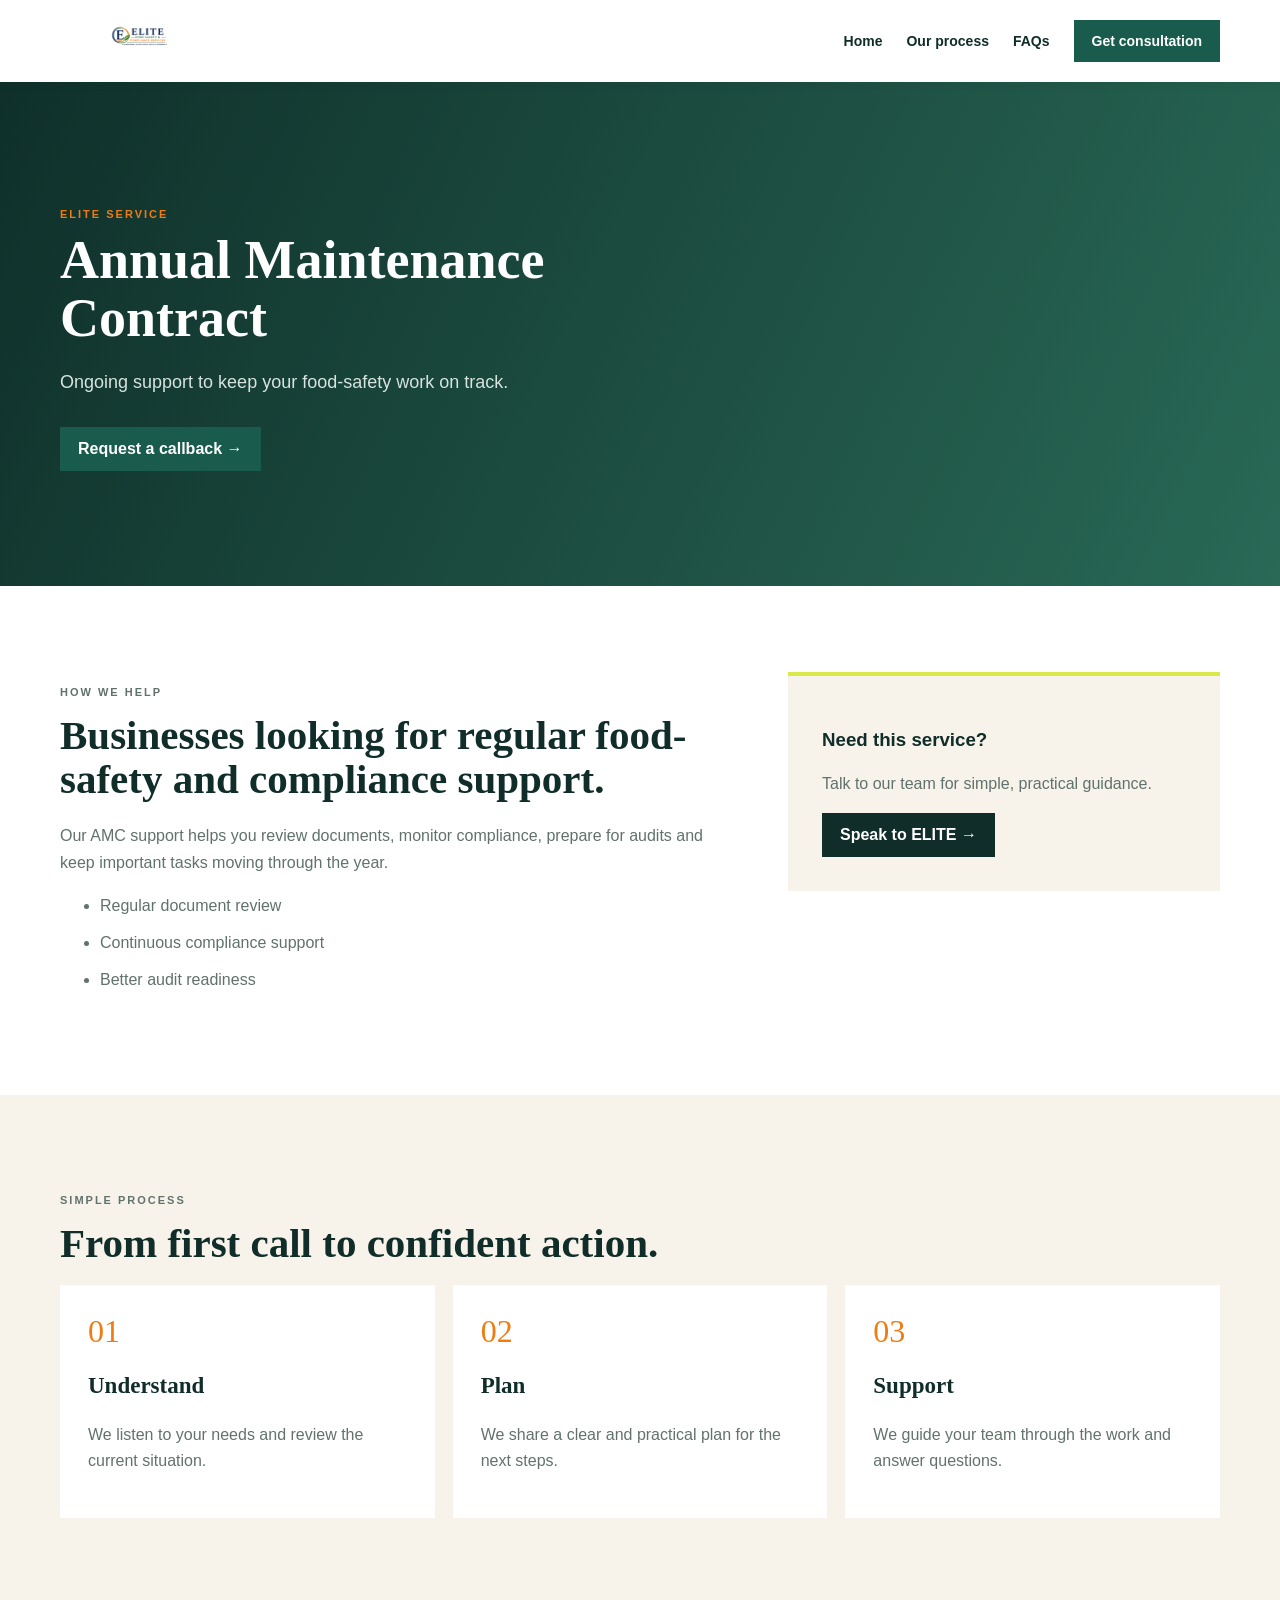
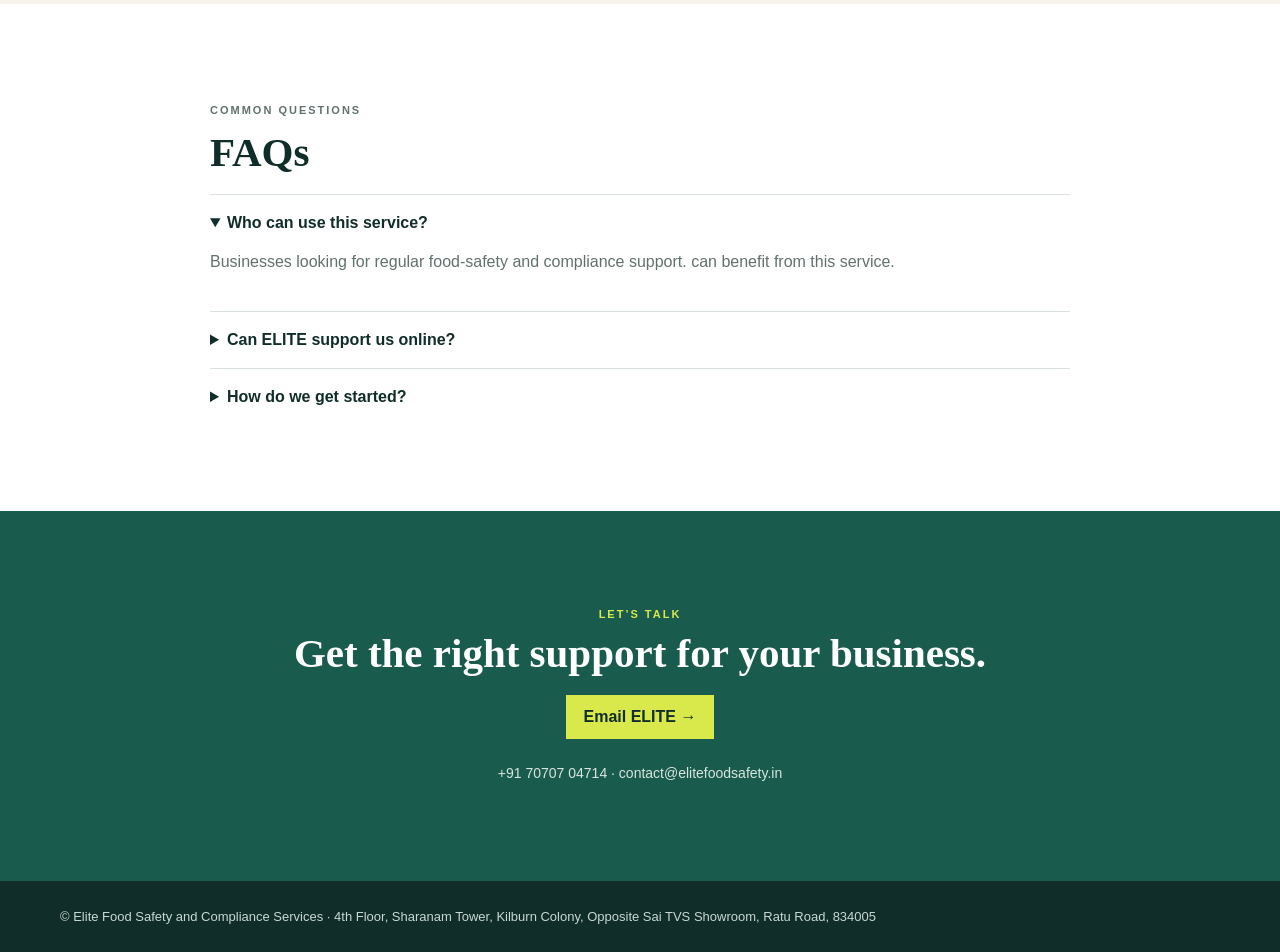
<file: amc/index.html>
<!doctype html><html lang="en"><head><meta charset="utf-8"><meta name="viewport" content="width=device-width,initial-scale=1"><title>ELITE Services</title><link rel="stylesheet" href="service.css"></head><body><header><a href="/" class="logo"><img src="assets/elite-logo-new.png" alt="ELITE"></a><nav><a href="/">Home</a><a href="#process">Our process</a><a href="#faq">FAQs</a><a class="cta" href="#enquire">Get consultation</a></nav></header><main><section class="hero"><div><p class="eyebrow">ELITE SERVICE</p><h1 id="title">Training</h1><p id="intro"></p><a class="button" href="#enquire">Request a callback →</a></div></section><section class="content"><div><p class="eyebrow">How we help</p><h2 id="whoTitle">Clear support for your team.</h2><p id="overview"></p><ul id="benefits"></ul></div><aside><h3>Need this service?</h3><p>Talk to our team for simple, practical guidance.</p><a class="button dark" href="#enquire">Speak to ELITE →</a></aside></section><section class="process" id="process"><p class="eyebrow">Simple process</p><h2>From first call to confident action.</h2><div><article><b>01</b><h3>Understand</h3><p>We listen to your needs and review the current situation.</p></article><article><b>02</b><h3>Plan</h3><p>We share a clear and practical plan for the next steps.</p></article><article><b>03</b><h3>Support</h3><p>We guide your team through the work and answer questions.</p></article></div></section><section class="faq" id="faq"><p class="eyebrow">Common questions</p><h2>FAQs</h2><details open><summary>Who can use this service?</summary><p id="faqOne"></p></details><details><summary>Can ELITE support us online?</summary><p>Yes. Depending on the work, we can provide online guidance as well as on-site support.</p></details><details><summary>How do we get started?</summary><p>Send an enquiry and our team will contact you to understand your requirement.</p></details></section><section class="enquire" id="enquire"><p class="eyebrow">Let’s talk</p><h2>Get the right support for your business.</h2><a class="button" href="mailto:contact@elitefoodsafety.in?subject=ELITE%20Service%20Enquiry">Email ELITE →</a><p>+91 70707 04714 · contact@elitefoodsafety.in</p></section></main><footer>© Elite Food Safety and Compliance Services · 4th Floor, Sharanam Tower, Kilburn Colony, Opposite Sai TVS Showroom, Ratu Road, 834005</footer><script src="service.js"></script></body></html>
</file>
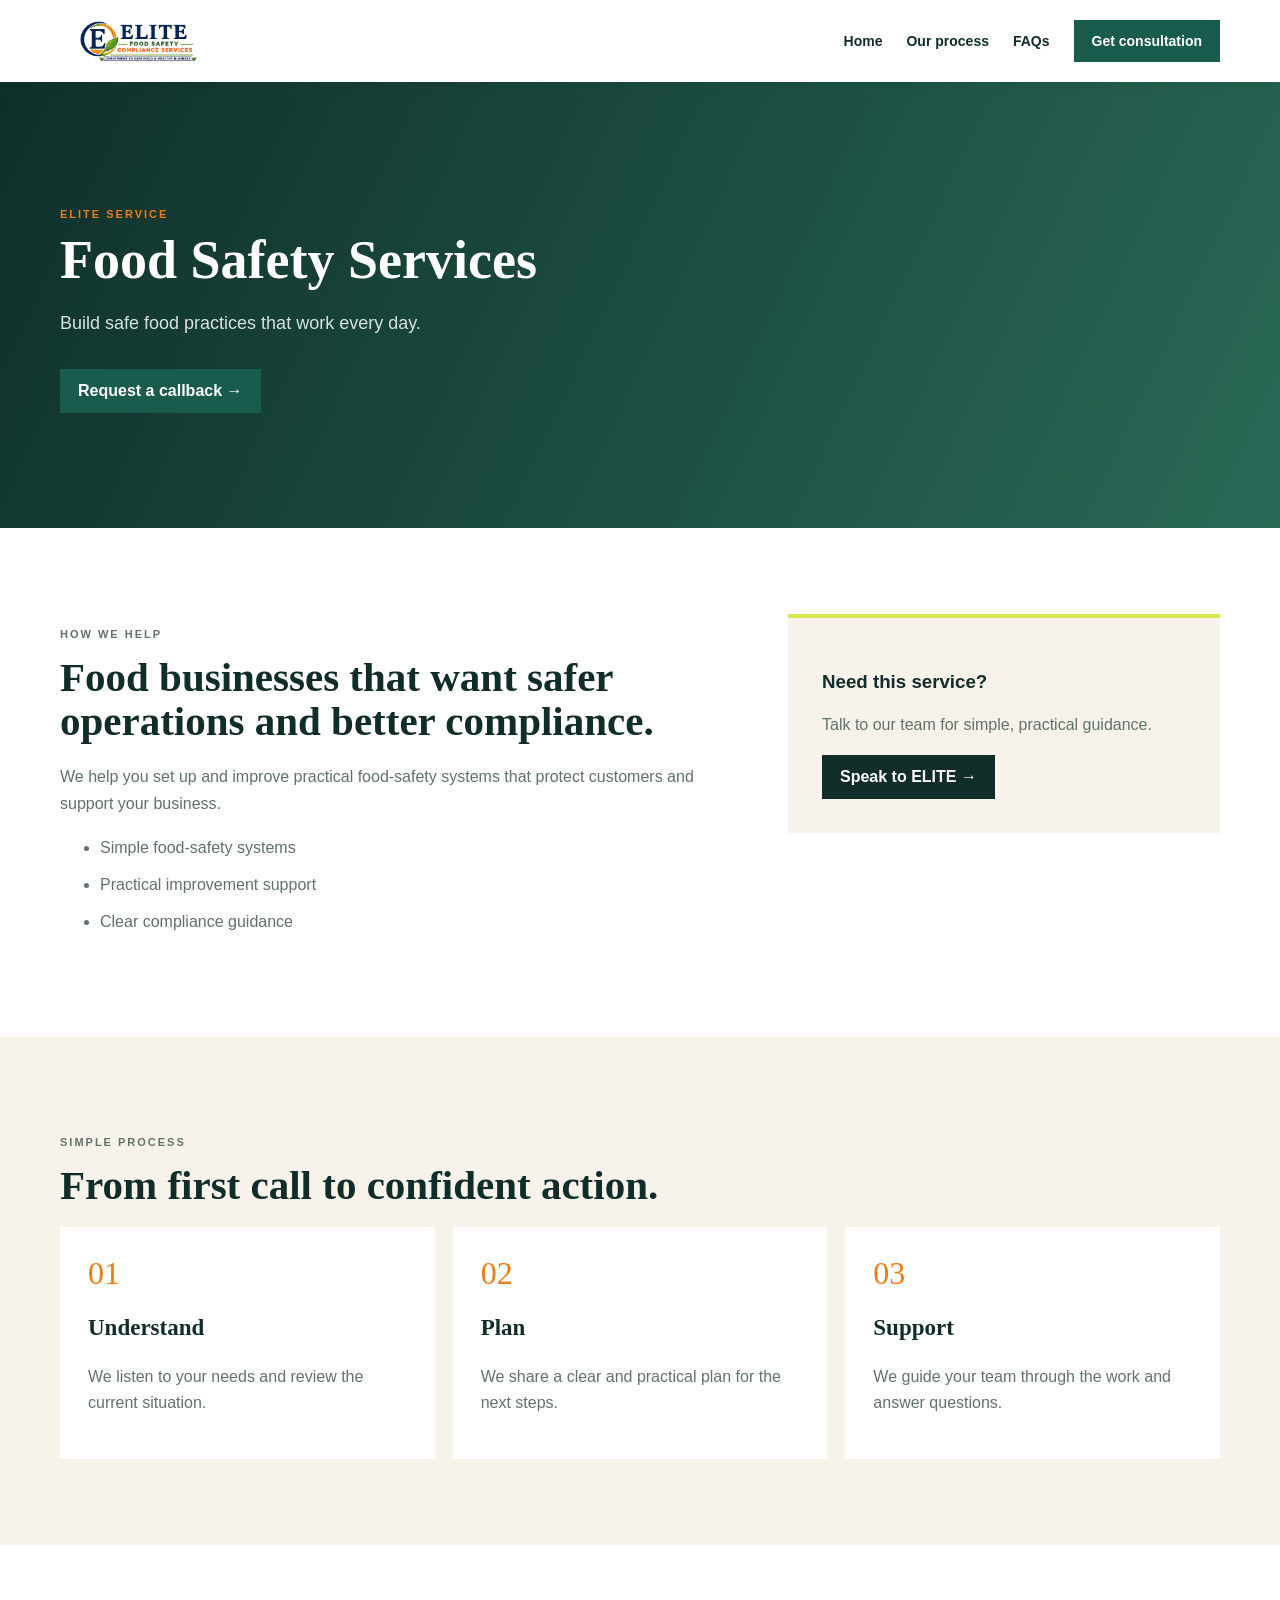
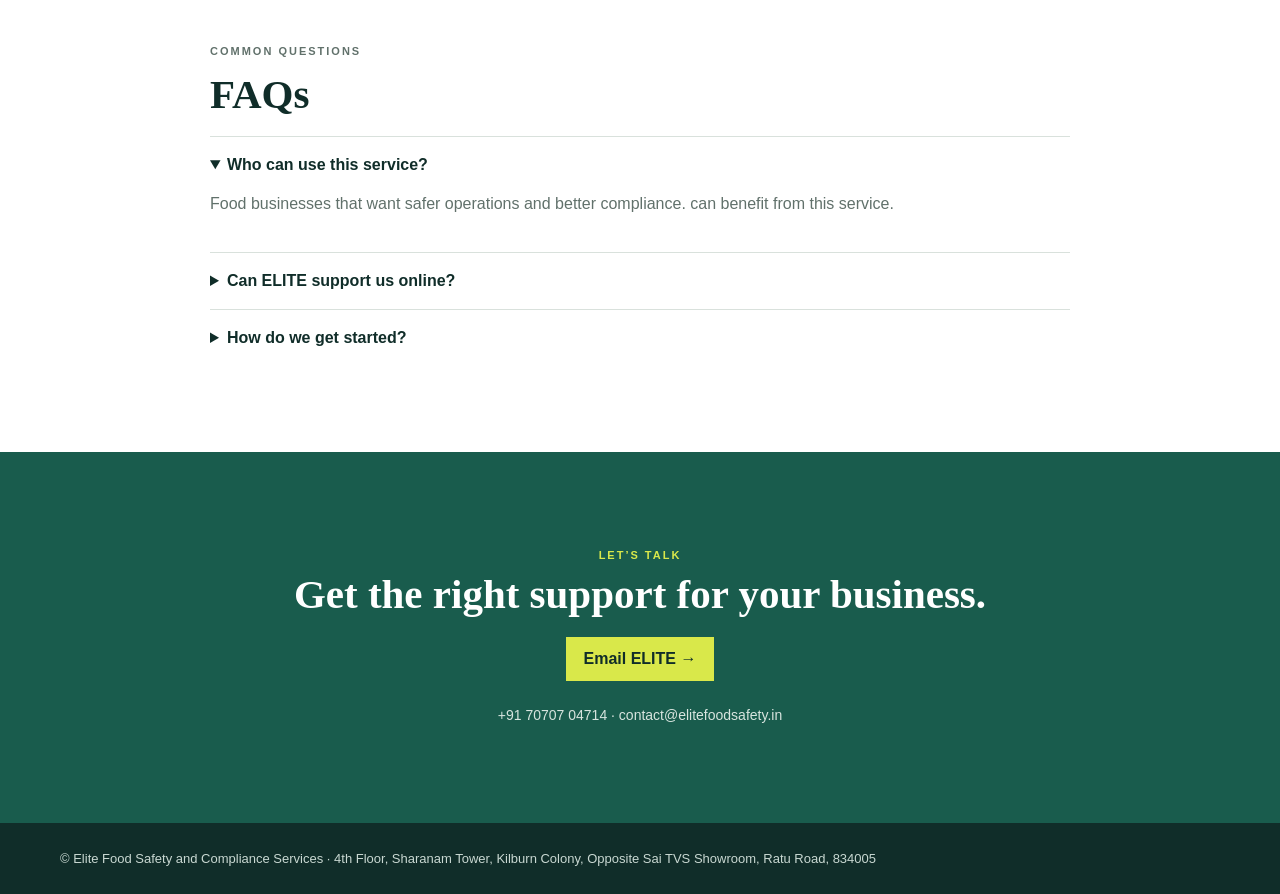
<file: service.html>
<!doctype html>
<html lang="en">

<head>
    <meta charset="utf-8">
    <meta name="viewport" content="width=device-width,initial-scale=1">
    <title>ELITE Services</title>
    <link rel="stylesheet" href="service.css">
</head>

<body>
    <header><a href="../" class="logo"><img src="assets/elite-logo-new.png" alt="ELITE"></a>
        <nav><a href="../">Home</a><a href="#process">Our process</a><a href="#faq">FAQs</a><a class="cta"
                href="#enquire">Get consultation</a></nav>
    </header>
    <main>
        <section class="hero">
            <div>
                <p class="eyebrow">ELITE SERVICE</p>
                <h1 id="title">Training</h1>
                <p id="intro"></p><a class="button" href="#enquire">Request a callback →</a>
            </div>
        </section>
        <section class="content">
            <div>
                <p class="eyebrow">How we help</p>
                <h2 id="whoTitle">Clear support for your team.</h2>
                <p id="overview"></p>
                <ul id="benefits"></ul>
            </div>
            <aside>
                <h3>Need this service?</h3>
                <p>Talk to our team for simple, practical guidance.</p><a class="button dark" href="#enquire">Speak to
                    ELITE →</a>
            </aside>
        </section>
        <section class="process" id="process">
            <p class="eyebrow">Simple process</p>
            <h2>From first call to confident action.</h2>
            <div>
                <article><b>01</b>
                    <h3>Understand</h3>
                    <p>We listen to your needs and review the current situation.</p>
                </article>
                <article><b>02</b>
                    <h3>Plan</h3>
                    <p>We share a clear and practical plan for the next steps.</p>
                </article>
                <article><b>03</b>
                    <h3>Support</h3>
                    <p>We guide your team through the work and answer questions.</p>
                </article>
            </div>
        </section>
        <section class="faq" id="faq">
            <p class="eyebrow">Common questions</p>
            <h2>FAQs</h2>
            <details open>
                <summary>Who can use this service?</summary>
                <p id="faqOne"></p>
            </details>
            <details>
                <summary>Can ELITE support us online?</summary>
                <p>Yes. Depending on the work, we can provide online guidance as well as on-site support.</p>
            </details>
            <details>
                <summary>How do we get started?</summary>
                <p>Send an enquiry and our team will contact you to understand your requirement.</p>
            </details>
        </section>
        <section class="enquire" id="enquire">
            <p class="eyebrow">Let’s talk</p>
            <h2>Get the right support for your business.</h2><a class="button"
                href="mailto:contact@elitefoodsafety.in?subject=ELITE%20Service%20Enquiry">Email ELITE →</a>
            <p>+91 70707 04714 · contact@elitefoodsafety.in</p>
        </section>
    </main>
    <footer>© Elite Food Safety and Compliance Services · 4th Floor, Sharanam Tower, Kilburn Colony, Opposite Sai TVS Showroom, Ratu
        Road, 834005</footer>
    <script src="service.js"></script>
</body>

</html>
</file>
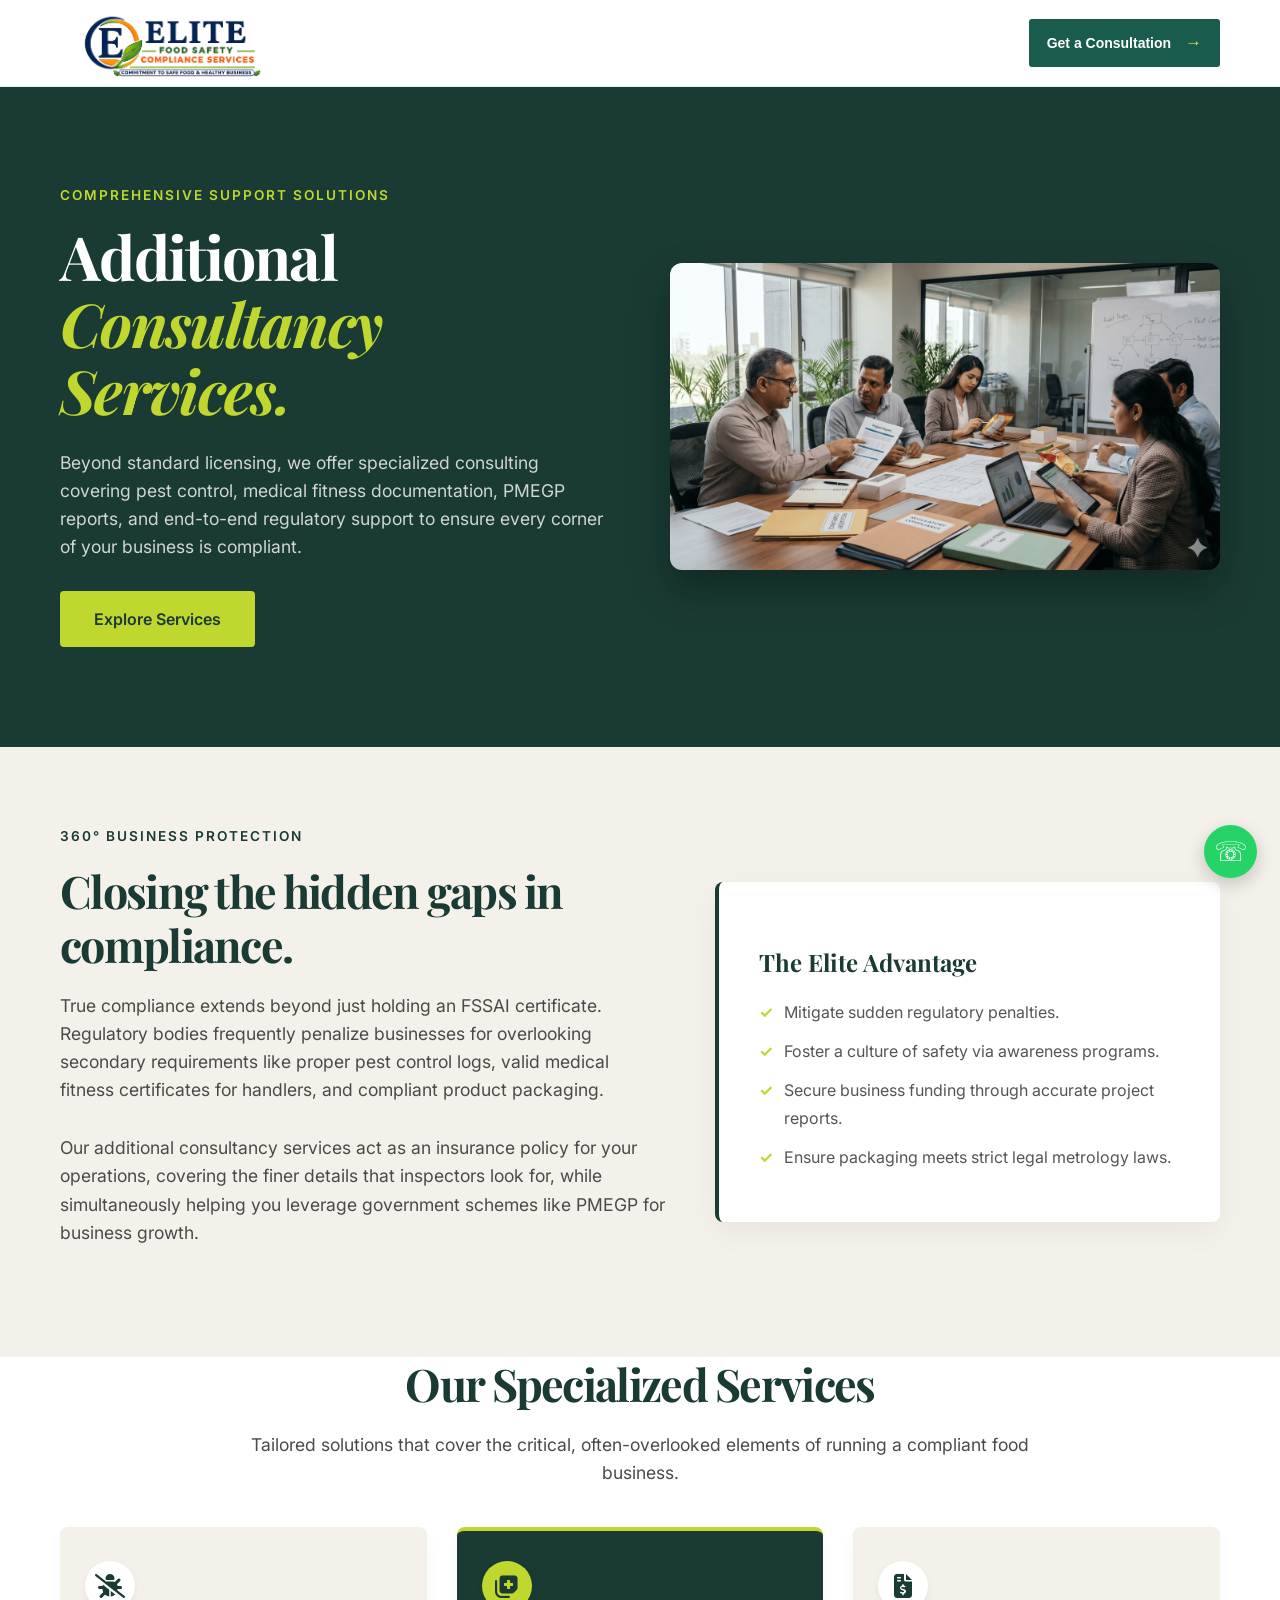
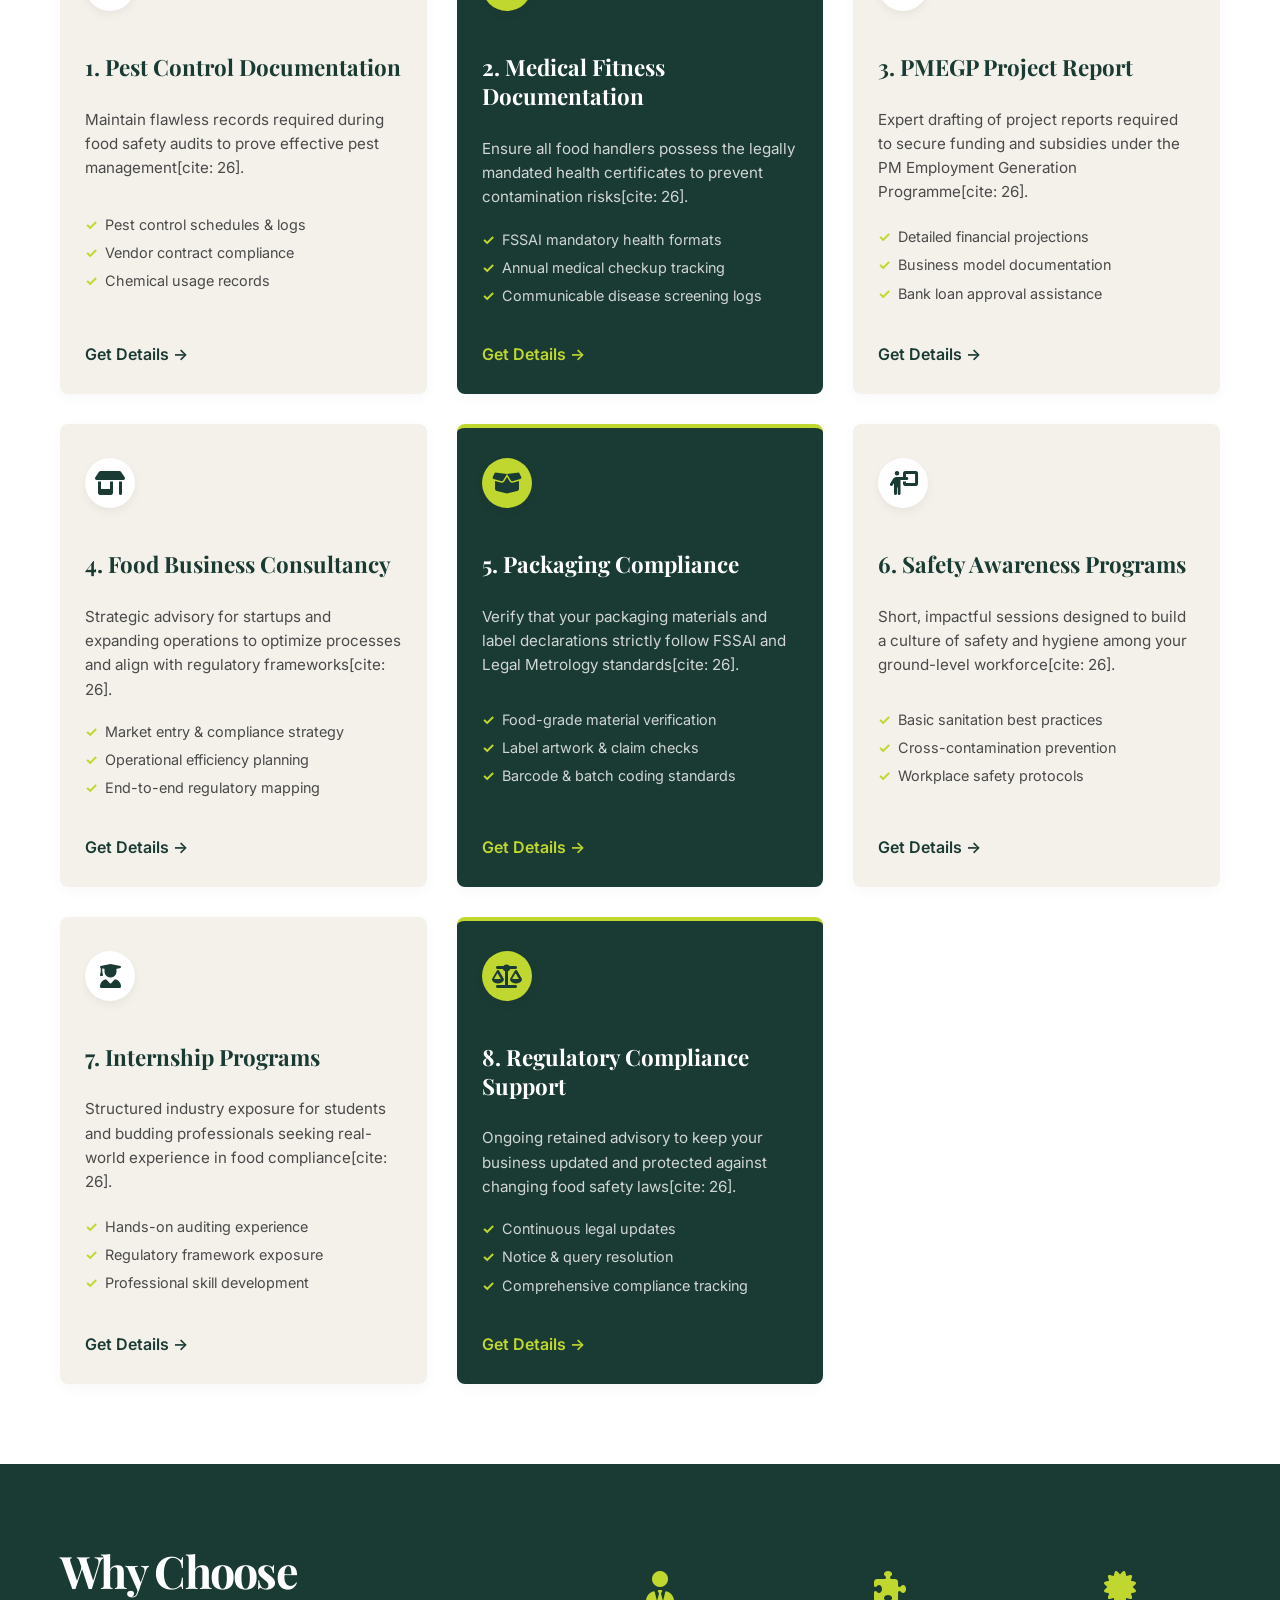
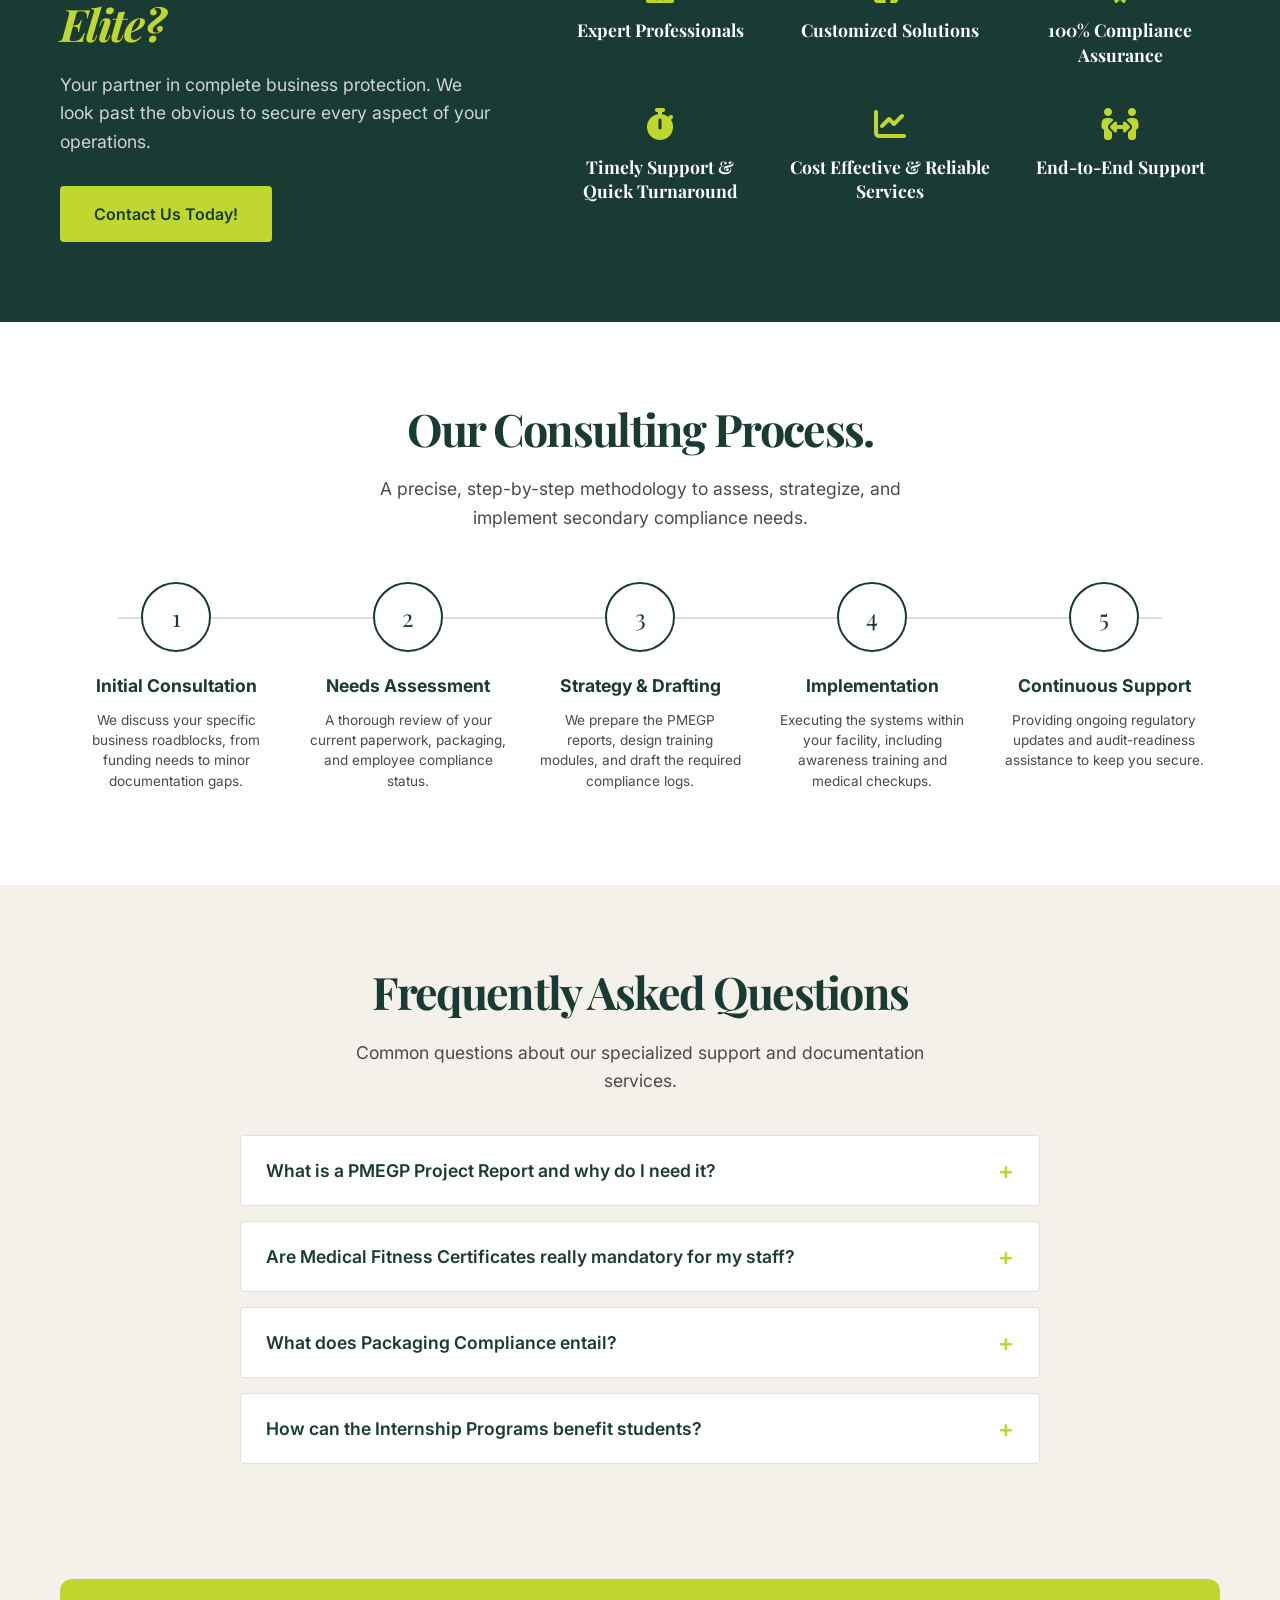
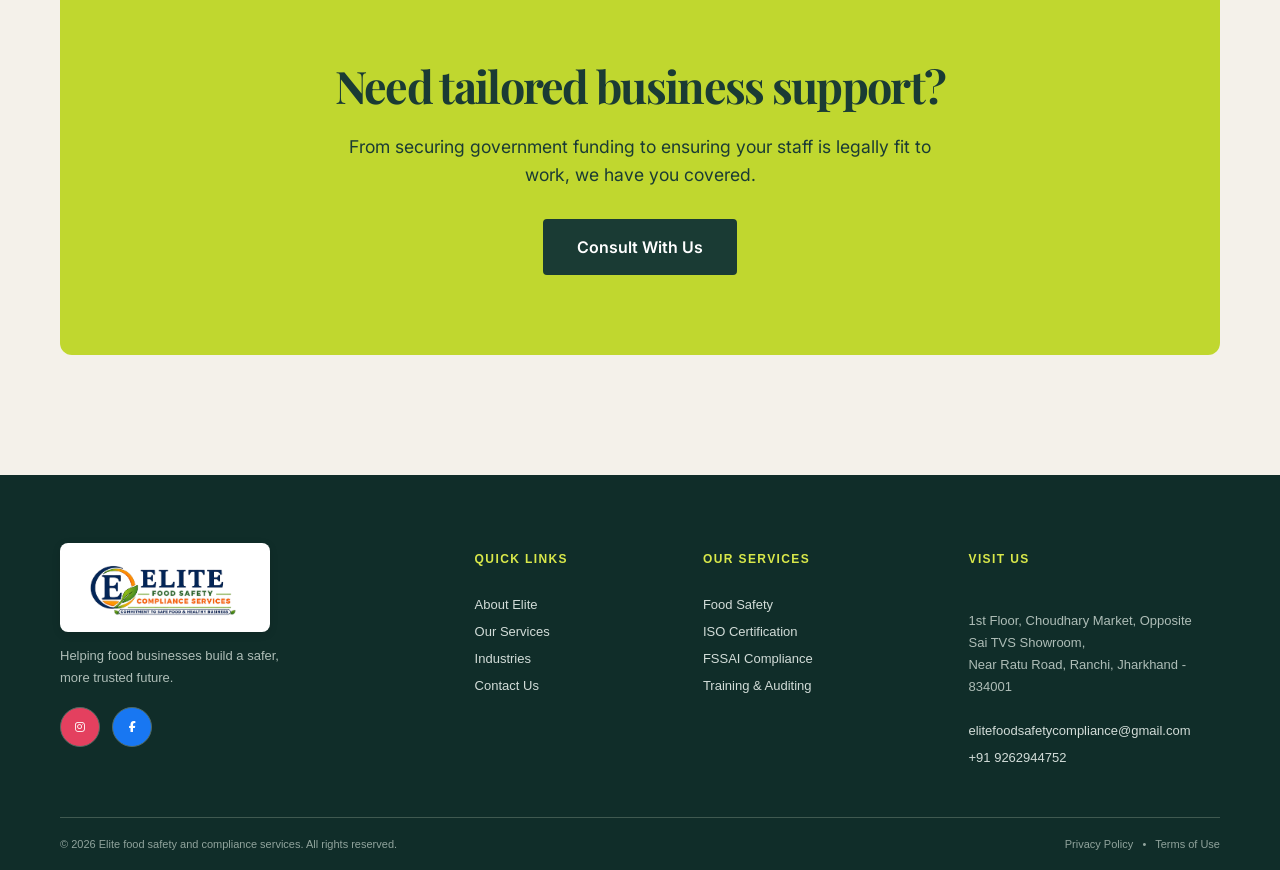
<file: services/additional-services.html>
<!DOCTYPE html>
<html lang="en">

<head>
    <meta charset="UTF-8">
    <meta name="viewport" content="width=device-width, initial-scale=1.0">
    <title>Additional Consultancy Services | Elite Food Safety</title>

    <!-- Existing global stylesheet -->
    <link rel="stylesheet" href="../style.css">

    <!-- Fonts -->
    <link rel="preconnect" href="https://fonts.googleapis.com">
    <link rel="preconnect" href="https://fonts.gstatic.com" crossorigin>
    <link rel="stylesheet" href="https://cdnjs.cloudflare.com/ajax/libs/font-awesome/6.7.2/css/all.min.css">
    <link
        href="https://fonts.googleapis.com/css2?family=Playfair+Display:ital,wght@0,600;0,700;1,600&family=Inter:wght@300;400;500;600&display=swap"
        rel="stylesheet">

    <!-- ISOLATED PAGE STYLES -->
    <style>
        :root {
            --efs-dark: #1A3B34;
            --efs-lime: #C0D72F;
            --efs-cream: #F4F1EA;
            --efs-white: #FFFFFF;
            --efs-text: #4A4A4A;
        }

        .efs-section {
            display: block !important;
            width: 100% !important;
            clear: both !important;
            float: none !important;
            flex: none !important;
            position: relative;
            box-sizing: border-box;
            padding: 80px 0;
        }

        .efs-container {
            max-width: 1200px !important;
            margin: 0 auto !important;
            padding: 0 20px !important;
            display: block !important;
            width: 100% !important;
            box-sizing: border-box;
            clear: both !important;
        }

        /* Reusable Typography & Buttons */
        .efs-eyebrow {
            display: inline-block;
            color: var(--efs-lime);
            text-transform: uppercase;
            letter-spacing: 2px;
            font-size: 0.85rem;
            font-weight: 600;
            margin-bottom: 20px;
            font-family: 'Inter', sans-serif;
        }

        .efs-heading {
            font-family: 'Playfair Display', serif;
            color: var(--efs-dark);
            font-size: 2.8rem;
            line-height: 1.2;
            margin-bottom: 20px;
        }

        .efs-paragraph {
            font-family: 'Inter', sans-serif;
            color: var(--efs-text);
            font-size: 1.1rem;
            line-height: 1.6;
            margin-bottom: 30px;
        }

        .efs-btn {
            display: inline-block;
            padding: 16px 32px;
            font-family: 'Inter', sans-serif;
            font-weight: 600;
            text-decoration: none;
            border-radius: 4px;
            transition: all 0.3s ease;
            cursor: pointer;
            text-align: center;
        }

        .efs-btn-primary {
            background-color: var(--efs-lime);
            color: var(--efs-dark);
            border: 2px solid var(--efs-lime);
        }

        .efs-btn-primary:hover {
            background-color: transparent;
        }

        .efs-btn-dark {
            background-color: var(--efs-dark);
            color: var(--efs-white);
            border: 2px solid var(--efs-dark);
        }

        .efs-btn-dark:hover {
            background-color: transparent;
            color: var(--efs-dark);
        }

        .efs-btn-outline {
            background-color: transparent;
            color: var(--efs-white);
            border: 2px solid var(--efs-white);
        }

        .efs-btn-outline:hover {
            background-color: var(--efs-white);
            color: var(--efs-dark);
        }

        /* Custom Header Override */
        .efs-header {
            background: var(--efs-white);
            padding: 15px 0;
            box-shadow: 0 2px 10px rgba(0, 0, 0, 0.05);
            position: relative;
            z-index: 100;
        }

        .efs-header-inner {
            display: flex !important;
            justify-content: space-between !important;
            align-items: center !important;
            flex-direction: row !important;
        }

        .efs-nav {
            display: flex !important;
            gap: 30px !important;
            align-items: center !important;
        }

        .efs-nav a {
            text-decoration: none;
            color: var(--efs-dark);
            font-weight: 500;
            font-family: 'Inter', sans-serif;
            transition: color 0.3s;
        }

        .efs-nav a:hover,
        .efs-nav a.active {
            color: var(--efs-lime);
        }

        /* Hero Section */
        .efs-hero {
            background-color: var(--efs-dark);
            color: var(--efs-white);
            padding: 100px 0;
        }

        .efs-hero-grid {
            display: grid !important;
            grid-template-columns: 1fr 1fr !important;
            gap: 60px !important;
            align-items: center !important;
        }

        .efs-hero h1 {
            font-size: 3.8rem;
            font-family: 'Playfair Display', serif;
            color: var(--efs-white);
            line-height: 1.1;
            margin-bottom: 25px;
        }

        .efs-hero .italic-highlight {
            font-style: italic;
            color: var(--efs-lime);
        }

        .efs-hero-img-wrap {
            position: relative;
            border-radius: 12px;
            overflow: hidden;
            box-shadow: 0 20px 40px rgba(0, 0, 0, 0.3);
            display: block !important;
            width: 100% !important;
        }

        .efs-hero-img-wrap img {
            width: 100% !important;
            height: auto !important;
            display: block !important;
            object-fit: cover;
        }

        /* Introduction */
        .efs-intro {
            background-color: var(--efs-cream);
        }

        .efs-intro-grid {
            display: grid !important;
            grid-template-columns: 1.2fr 1fr !important;
            gap: 50px !important;
            align-items: center !important;
        }

        .efs-intro-box {
            background: var(--efs-white);
            padding: 40px;
            border-radius: 8px;
            border-left: 4px solid var(--efs-dark);
            box-shadow: 0 10px 30px rgba(0, 0, 0, 0.05);
        }

        /* Services Grid (3 Columns for 8 items) */
        .efs-services {
            background-color: #ffffff;
            padding-top: 0;
        }

        .efs-services-grid {
            display: grid !important;
            grid-template-columns: repeat(3, 1fr) !important;
            gap: 30px !important;
            margin-top: 40px;
        }

        /* Centering the 8th card on desktop to look elegant */
        .efs-services-grid > div:nth-child(8) {
            grid-column: 2 !important;
        }

        .efs-card {
            background: var(--efs-cream);
            padding: 30px 25px;
            border-radius: 8px;
            box-shadow: 0 4px 15px rgba(0, 0, 0, 0.03);
            transition: all 0.3s ease;
            display: flex !important;
            flex-direction: column !important;
            border-top: 4px solid transparent;
            height: 100%;
        }

        .efs-card:hover {
            transform: translateY(-5px);
            box-shadow: 0 15px 30px rgba(0, 0, 0, 0.08);
            border-top: 4px solid var(--efs-lime);
            background: var(--efs-white);
        }

        .efs-card-dark {
            background: var(--efs-dark) !important;
            color: var(--efs-white) !important;
            border-top: 4px solid var(--efs-lime) !important;
        }

        .efs-icon-wrap {
            width: 50px;
            height: 50px;
            background: var(--efs-white);
            border-radius: 50%;
            display: flex;
            align-items: center;
            justify-content: center;
            color: var(--efs-dark);
            margin-bottom: 20px;
            box-shadow: 0 4px 10px rgba(0,0,0,0.05);
        }

        .efs-card-dark .efs-icon-wrap {
            background: var(--efs-lime);
        }

        .efs-card h3 {
            font-family: 'Playfair Display', serif;
            font-size: 1.4rem;
            margin-bottom: 10px;
            color: var(--efs-dark);
            line-height: 1.3;
        }

        .efs-card-dark h3 {
            color: var(--efs-white);
        }

        .efs-card p {
            color: var(--efs-text);
            font-family: 'Inter', sans-serif;
            font-size: 0.95rem;
            line-height: 1.6;
            margin-bottom: 20px;
            flex-grow: 1;
        }

        .efs-card-dark p {
            color: #d1d5d4;
        }

        .efs-list {
            list-style: none;
            padding: 0;
            margin: 0 0 30px 0;
            flex-grow: 1;
        }

        .efs-list li {
            position: relative;
            padding-left: 20px;
            margin-bottom: 8px;
            font-family: 'Inter', sans-serif;
            font-size: 0.9rem;
            color: var(--efs-text);
            line-height: 1.4;
        }

        .efs-card-dark .efs-list li {
            color: #d1d5d4;
        }

        .efs-list li::before {
            content: '✓';
            position: absolute;
            left: 0;
            color: var(--efs-lime);
            font-weight: bold;
        }

        .efs-link {
            font-family: 'Inter', sans-serif;
            font-weight: 600;
            color: var(--efs-dark);
            text-decoration: none;
            margin-top: auto;
            display: inline-block;
        }

        .efs-card-dark .efs-link {
            color: var(--efs-lime);
        }

        .efs-link:hover {
            color: var(--efs-lime);
        }

        /* Why Choose Elite */
        .efs-premium {
            background-color: var(--efs-dark);
            color: var(--efs-white);
        }

        .efs-premium-grid {
            display: grid !important;
            grid-template-columns: 1fr 1.5fr !important;
            gap: 60px !important;
            align-items: center !important;
        }

        .efs-features {
            display: grid !important;
            grid-template-columns: repeat(3, 1fr) !important;
            gap: 30px !important;
        }

        .efs-feature-item {
            text-align: center;
        }

        .efs-feature-item h4 {
            font-family: 'Playfair Display', serif;
            font-size: 1.1rem;
            color: var(--efs-white);
            margin: 15px 0 10px 0;
            line-height: 1.4;
        }

        /* Timeline */
        .efs-timeline-wrapper {
            display: flex !important;
            justify-content: space-between !important;
            align-items: flex-start !important;
            position: relative;
            margin-top: 50px;
        }

        .efs-timeline-line {
            position: absolute;
            top: 35px;
            left: 5%;
            width: 90%;
            height: 2px;
            background: #e0e0e0;
            z-index: 1;
        }

        .efs-timeline-step {
            position: relative;
            z-index: 2;
            text-align: center;
            flex: 1;
            padding: 0 15px;
        }

        .efs-step-num {
            width: 70px;
            height: 70px;
            background: var(--efs-white);
            border: 2px solid var(--efs-dark);
            border-radius: 50%;
            display: flex;
            align-items: center;
            justify-content: center;
            font-family: 'Playfair Display', serif;
            font-size: 1.5rem;
            color: var(--efs-dark);
            margin: 0 auto 15px auto;
            transition: all 0.3s ease;
        }

        .efs-timeline-step:hover .efs-step-num {
            background: var(--efs-lime);
            border-color: var(--efs-lime);
        }

        .efs-timeline-step h4 {
            font-family: 'Inter', sans-serif;
            font-size: 1.1rem;
            color: var(--efs-dark);
            margin-bottom: 10px;
        }

        .efs-timeline-step p {
            font-family: 'Inter', sans-serif;
            font-size: 0.85rem;
            color: var(--efs-text);
            line-height: 1.5;
        }

        /* FAQ */
        .efs-faq-wrap {
            max-width: 800px;
            margin: 40px auto 0 auto;
        }

        .efs-faq-item {
            background: var(--efs-white);
            border: 1px solid #e0e0e0;
            margin-bottom: 15px;
            border-radius: 4px;
        }

        .efs-faq-q {
            padding: 20px 25px;
            cursor: pointer;
            display: flex;
            justify-content: space-between;
            align-items: center;
            font-family: 'Inter', sans-serif;
            font-weight: 600;
            color: var(--efs-dark);
            font-size: 1.1rem;
        }

        .efs-faq-a {
            padding: 0 25px 20px 25px;
            color: var(--efs-text);
            font-family: 'Inter', sans-serif;
            line-height: 1.6;
            display: none;
        }

        /* CTA */
        .efs-cta-wrap {
            background-color: var(--efs-lime);
            padding: 80px 40px;
            border-radius: 12px;
            text-align: center;
            margin-bottom: 40px;
        }

        /* Footer Override */
        .efs-footer {
            background-color: var(--efs-dark);
            color: var(--efs-white);
            padding: 60px 0 20px 0;
            display: block !important;
            width: 100% !important;
            clear: both !important;
        }

        .efs-footer-grid {
            display: grid !important;
            grid-template-columns: 1.5fr 1fr 1fr 1fr !important;
            gap: 40px !important;
            border-bottom: 1px solid rgba(255, 255, 255, 0.1);
            padding-bottom: 40px;
            margin-bottom: 20px;
        }

        /* Responsive Fixes */
        @media (max-width: 992px) {
            .efs-hero-grid,
            .efs-intro-grid,
            .efs-premium-grid {
                grid-template-columns: 1fr !important;
            }

            .efs-services-grid {
                grid-template-columns: repeat(2, 1fr) !important;
            }

            /* Un-center the 8th card for tablet to span across or fit naturally */
            .efs-services-grid > div:nth-child(8) {
                grid-column: 1 / span 2 !important;
            }

            .efs-features {
                grid-template-columns: repeat(3, 1fr) !important;
            }

            .efs-timeline-wrapper {
                flex-direction: column !important;
            }

            .efs-timeline-line {
                display: none !important;
            }

            .efs-timeline-step {
                display: flex;
                align-items: flex-start;
                text-align: left;
                width: 100%;
                margin-bottom: 25px;
            }

            .efs-step-num {
                margin: 0 20px 0 0;
                flex-shrink: 0;
            }

            .efs-footer-grid {
                grid-template-columns: 1fr 1fr !important;
            }
        }

        @media (max-width: 768px) {
            .efs-services-grid {
                grid-template-columns: 1fr !important;
            }

            .efs-services-grid > div:nth-child(8) {
                grid-column: 1 !important;
            }

            .efs-features {
                grid-template-columns: 1fr !important;
                text-align: left;
            }
            .efs-feature-item {
                text-align: left;
                display: flex;
                align-items: center;
                gap: 15px;
            }
            .efs-feature-item h4 {
                margin: 0;
            }

            .efs-footer-grid {
                grid-template-columns: 1fr !important;
            }

            .efs-header-inner {
                flex-direction: column !important;
                gap: 20px !important;
            }

            .efs-nav {
                flex-wrap: wrap !important;
                justify-content: center !important;
            }
        }
    </style>
</head>

<body>

    <header class="header" id="home">
        <div class="container nav-wrap">
            <a class="brand elite-brand" href="../index.html#home" aria-label="Elite Food Safety and Compliance Services home"><img
                    src="../assets/elite-logo-new.png" alt="Elite Food Safety and Compliance Services" /></a>
            <button class="menu-toggle" aria-label="Open menu" aria-expanded="false"><i></i><i></i><i></i></button>
            <nav class="nav"><a
                    class="nav-cta" href="../index.html#contact">Get a Consultation <b>→</b></a></nav>
        </div>
    </header>


    <!-- Hero Section -->
    <section class="efs-section efs-hero">
        <div class="efs-container efs-hero-grid">
            <div>
                <span class="efs-eyebrow">Comprehensive Support Solutions</span>
                <h1>Additional <span class="italic-highlight">Consultancy Services.</span></h1>
                <p class="efs-paragraph" style="color: #d1d5d4;">Beyond standard licensing, we offer specialized consulting covering pest control, medical fitness documentation, PMEGP reports, and end-to-end regulatory support to ensure every corner of your business is compliant.</p>
                <div style="display: flex; gap: 20px; flex-wrap: wrap;">
                    <a href="#services" class="efs-btn efs-btn-primary">Explore Services</a>
                </div>
            </div>
            <div class="efs-hero-img-wrap">
                <!-- Replace with an appropriate consultancy/business growth image -->
                <img src="../assets/additional.png" alt="Business Consultation and Planning">
            </div>
        </div>
    </section>

    <!-- Introduction Section -->
    <section class="efs-section efs-intro">
        <div class="efs-container">
            <div class="efs-intro-grid">
                <div>
                    <span class="efs-eyebrow" style="color: var(--efs-dark);">360° Business Protection</span>
                    <h2 class="efs-heading">Closing the hidden gaps in compliance.</h2>
                    <p class="efs-paragraph">True compliance extends beyond just holding an FSSAI certificate. Regulatory bodies frequently penalize businesses for overlooking secondary requirements like proper pest control logs, valid medical fitness certificates for handlers, and compliant product packaging.</p>
                    <p class="efs-paragraph">Our additional consultancy services act as an insurance policy for your operations, covering the finer details that inspectors look for, while simultaneously helping you leverage government schemes like PMEGP for business growth.</p>
                </div>
                <div class="efs-intro-box">
                    <h3 style="font-family: 'Playfair Display', serif; color: var(--efs-dark); font-size: 1.5rem; margin-bottom: 20px;">
                        The Elite Advantage</h3>
                    <ul style="list-style: none; padding: 0; margin: 0; font-family: 'Inter', sans-serif; color: #555; line-height: 1.8;">
                        <li style="position:relative; padding-left:25px; margin-bottom:10px;"><span style="position:absolute; left:0; color:var(--efs-lime); font-weight:bold;">✓</span> Mitigate sudden regulatory penalties.</li>
                        <li style="position:relative; padding-left:25px; margin-bottom:10px;"><span style="position:absolute; left:0; color:var(--efs-lime); font-weight:bold;">✓</span> Foster a culture of safety via awareness programs.</li>
                        <li style="position:relative; padding-left:25px; margin-bottom:10px;"><span style="position:absolute; left:0; color:var(--efs-lime); font-weight:bold;">✓</span> Secure business funding through accurate project reports.</li>
                        <li style="position:relative; padding-left:25px; margin-bottom:10px;"><span style="position:absolute; left:0; color:var(--efs-lime); font-weight:bold;">✓</span> Ensure packaging meets strict legal metrology laws.</li>
                    </ul>
                </div>
            </div>
        </div>
    </section>

    <!-- 8 Services Grid -->
    <section id="services" class="efs-section efs-services">
        <div class="efs-container">
            <div style="text-align: center; max-width: 800px; margin: 0 auto;">
                <h2 class="efs-heading">Our Specialized Services</h2>
                <p class="efs-paragraph">Tailored solutions that cover the critical, often-overlooked elements of running a compliant food business.</p>
            </div>

            <div class="efs-services-grid">
                <!-- 1. Pest Control Documentation -->
                <div class="efs-card">
                    <div class="efs-icon-wrap">
                        <i class="fa-solid fa-bug-slash" style="font-size: 1.5rem;"></i>
                    </div>
                    <h3>1. Pest Control Documentation</h3>
                    <p>Maintain flawless records required during food safety audits to prove effective pest management[cite: 26].</p>
                    <ul class="efs-list">
                        <li>Pest control schedules & logs</li>
                        <li>Vendor contract compliance</li>
                        <li>Chemical usage records</li>
                    </ul>
                    <a href="../contact.html" class="efs-link">Get Details →</a>
                </div>

                <!-- 2. Medical Fitness Certificate Documentation -->
                <div class="efs-card efs-card-dark">
                    <div class="efs-icon-wrap">
                        <i class="fa-solid fa-notes-medical" style="font-size: 1.5rem;"></i>
                    </div>
                    <h3>2. Medical Fitness Documentation</h3>
                    <p>Ensure all food handlers possess the legally mandated health certificates to prevent contamination risks[cite: 26].</p>
                    <ul class="efs-list">
                        <li>FSSAI mandatory health formats</li>
                        <li>Annual medical checkup tracking</li>
                        <li>Communicable disease screening logs</li>
                    </ul>
                    <a href="../contact.html" class="efs-link">Get Details →</a>
                </div>

                <!-- 3. PMEGP Project Report -->
                <div class="efs-card">
                    <div class="efs-icon-wrap">
                        <i class="fa-solid fa-file-invoice-dollar" style="font-size: 1.5rem;"></i>
                    </div>
                    <h3>3. PMEGP Project Report</h3>
                    <p>Expert drafting of project reports required to secure funding and subsidies under the PM Employment Generation Programme[cite: 26].</p>
                    <ul class="efs-list">
                        <li>Detailed financial projections</li>
                        <li>Business model documentation</li>
                        <li>Bank loan approval assistance</li>
                    </ul>
                    <a href="../contact.html" class="efs-link">Get Details →</a>
                </div>

                <!-- 4. Food Business Consultancy -->
                <div class="efs-card">
                    <div class="efs-icon-wrap">
                        <i class="fa-solid fa-shop" style="font-size: 1.5rem;"></i>
                    </div>
                    <h3>4. Food Business Consultancy</h3>
                    <p>Strategic advisory for startups and expanding operations to optimize processes and align with regulatory frameworks[cite: 26].</p>
                    <ul class="efs-list">
                        <li>Market entry & compliance strategy</li>
                        <li>Operational efficiency planning</li>
                        <li>End-to-end regulatory mapping</li>
                    </ul>
                    <a href="../contact.html" class="efs-link">Get Details →</a>
                </div>

                <!-- 5. Packaging Compliance -->
                <div class="efs-card efs-card-dark">
                    <div class="efs-icon-wrap">
                        <i class="fa-solid fa-box-open" style="font-size: 1.5rem;"></i>
                    </div>
                    <h3>5. Packaging Compliance</h3>
                    <p>Verify that your packaging materials and label declarations strictly follow FSSAI and Legal Metrology standards[cite: 26].</p>
                    <ul class="efs-list">
                        <li>Food-grade material verification</li>
                        <li>Label artwork & claim checks</li>
                        <li>Barcode & batch coding standards</li>
                    </ul>
                    <a href="../contact.html" class="efs-link">Get Details →</a>
                </div>

                <!-- 6. Food Safety Awareness Programs -->
                <div class="efs-card">
                    <div class="efs-icon-wrap">
                        <i class="fa-solid fa-person-chalkboard" style="font-size: 1.5rem;"></i>
                    </div>
                    <h3>6. Safety Awareness Programs</h3>
                    <p>Short, impactful sessions designed to build a culture of safety and hygiene among your ground-level workforce[cite: 26].</p>
                    <ul class="efs-list">
                        <li>Basic sanitation best practices</li>
                        <li>Cross-contamination prevention</li>
                        <li>Workplace safety protocols</li>
                    </ul>
                    <a href="../contact.html" class="efs-link">Get Details →</a>
                </div>

                <!-- 7. Internship Programs -->
                <div class="efs-card">
                    <div class="efs-icon-wrap">
                        <i class="fa-solid fa-user-graduate" style="font-size: 1.5rem;"></i>
                    </div>
                    <h3>7. Internship Programs</h3>
                    <p>Structured industry exposure for students and budding professionals seeking real-world experience in food compliance[cite: 26].</p>
                    <ul class="efs-list">
                        <li>Hands-on auditing experience</li>
                        <li>Regulatory framework exposure</li>
                        <li>Professional skill development</li>
                    </ul>
                    <a href="../contact.html" class="efs-link">Get Details →</a>
                </div>

                <!-- 8. Regulatory Compliance Support (Centered on desktop) -->
                <div class="efs-card efs-card-dark">
                    <div class="efs-icon-wrap">
                        <i class="fa-solid fa-scale-balanced" style="font-size: 1.5rem;"></i>
                    </div>
                    <h3>8. Regulatory Compliance Support</h3>
                    <p>Ongoing retained advisory to keep your business updated and protected against changing food safety laws[cite: 26].</p>
                    <ul class="efs-list">
                        <li>Continuous legal updates</li>
                        <li>Notice & query resolution</li>
                        <li>Comprehensive compliance tracking</li>
                    </ul>
                    <a href="../contact.html" class="efs-link">Get Details →</a>
                </div>

            </div>
        </div>
    </section>

    <!-- Why Choose Elite? -->
    <section class="efs-section efs-premium">
        <div class="efs-container efs-premium-grid">
            <div>
                <h2 class="efs-heading" style="color: var(--efs-white);">Why Choose <br><span style="color: var(--efs-lime); font-style: italic;">Elite?</span></h2>
                <p class="efs-paragraph" style="color: #d1d5d4;">Your partner in complete business protection. We look past the obvious to secure every aspect of your operations.</p>
                <a href="../contact.html" class="efs-btn efs-btn-primary">Contact Us Today!</a>
            </div>
            
            <div class="efs-features">
                <div class="efs-feature-item">
                    <i class="fa-solid fa-user-tie" style="color: var(--efs-lime); font-size: 2rem;"></i>
                    <h4>Expert Professionals</h4>
                </div>
                <div class="efs-feature-item">
                    <i class="fa-solid fa-puzzle-piece" style="color: var(--efs-lime); font-size: 2rem;"></i>
                    <h4>Customized Solutions</h4>
                </div>
                <div class="efs-feature-item">
                    <i class="fa-solid fa-certificate" style="color: var(--efs-lime); font-size: 2rem;"></i>
                    <h4>100% Compliance Assurance</h4>
                </div>
                <div class="efs-feature-item">
                    <i class="fa-solid fa-stopwatch" style="color: var(--efs-lime); font-size: 2rem;"></i>
                    <h4>Timely Support & Quick Turnaround</h4>
                </div>
                <div class="efs-feature-item">
                    <i class="fa-solid fa-chart-line" style="color: var(--efs-lime); font-size: 2rem;"></i>
                    <h4>Cost Effective & Reliable Services</h4>
                </div>
                <div class="efs-feature-item">
                    <i class="fa-solid fa-people-arrows" style="color: var(--efs-lime); font-size: 2rem;"></i>
                    <h4>End-to-End Support</h4>
                </div>
            </div>
        </div>
    </section>

    <!-- Timeline (Consulting Process) -->
    <section class="efs-section" style="background-color: #ffffff;">
        <div class="efs-container">
            <div style="text-align: center; max-width: 600px; margin: 0 auto;">
                <h2 class="efs-heading">Our Consulting Process.</h2>
                <p class="efs-paragraph">A precise, step-by-step methodology to assess, strategize, and implement secondary compliance needs.</p>
            </div>

            <div class="efs-timeline-wrapper">
                <div class="efs-timeline-line"></div>

                <div class="efs-timeline-step">
                    <div class="efs-step-num">1</div>
                    <div>
                        <h4>Initial Consultation</h4>
                        <p>We discuss your specific business roadblocks, from funding needs to minor documentation gaps.</p>
                    </div>
                </div>
                <div class="efs-timeline-step">
                    <div class="efs-step-num">2</div>
                    <div>
                        <h4>Needs Assessment</h4>
                        <p>A thorough review of your current paperwork, packaging, and employee compliance status.</p>
                    </div>
                </div>
                <div class="efs-timeline-step">
                    <div class="efs-step-num">3</div>
                    <div>
                        <h4>Strategy & Drafting</h4>
                        <p>We prepare the PMEGP reports, design training modules, and draft the required compliance logs.</p>
                    </div>
                </div>
                <div class="efs-timeline-step">
                    <div class="efs-step-num">4</div>
                    <div>
                        <h4>Implementation</h4>
                        <p>Executing the systems within your facility, including awareness training and medical checkups.</p>
                    </div>
                </div>
                <div class="efs-timeline-step">
                    <div class="efs-step-num">5</div>
                    <div>
                        <h4>Continuous Support</h4>
                        <p>Providing ongoing regulatory updates and audit-readiness assistance to keep you secure.</p>
                    </div>
                </div>
            </div>
        </div>
    </section>

    <!-- FAQ -->
    <section class="efs-section" style="background-color: var(--efs-cream);">
        <div class="efs-container">
            <div style="text-align: center; max-width: 600px; margin: 0 auto;">
                <h2 class="efs-heading">Frequently Asked Questions</h2>
                <p class="efs-paragraph">Common questions about our specialized support and documentation services.</p>
            </div>

            <div class="efs-faq-wrap">
                <div class="efs-faq-item">
                    <div class="efs-faq-q" onclick="toggleFaq(this)">
                        What is a PMEGP Project Report and why do I need it?
                        <span style="color: var(--efs-lime); font-size: 1.5rem;">+</span>
                    </div>
                    <div class="efs-faq-a">The Prime Minister's Employment Generation Programme (PMEGP) provides financial assistance and subsidies to set up new micro-enterprises. A highly detailed, professionally drafted Project Report is mandatory for banks to approve your loan under this scheme.</div>
                </div>
                <div class="efs-faq-item">
                    <div class="efs-faq-q" onclick="toggleFaq(this)">
                        Are Medical Fitness Certificates really mandatory for my staff?
                        <span style="color: var(--efs-lime); font-size: 1.5rem;">+</span>
                    </div>
                    <div class="efs-faq-a">Yes. Under FSSAI regulations, any employee directly handling food must undergo an annual medical examination. They must possess a valid Medical Fitness Certificate in the prescribed FSSAI format to prove they are free from communicable diseases.</div>
                </div>
                <div class="efs-faq-item">
                    <div class="efs-faq-q" onclick="toggleFaq(this)">
                        What does Packaging Compliance entail?
                        <span style="color: var(--efs-lime); font-size: 1.5rem;">+</span>
                    </div>
                    <div class="efs-faq-a">It ensures your food packaging meets Legal Metrology rules and FSSAI labeling guidelines. We check that mandatory details (like nutritional info, allergens, veg/non-veg logos, and manufacturer details) are correctly placed and formatted before you print your packaging.</div>
                </div>
                <div class="efs-faq-item">
                    <div class="efs-faq-q" onclick="toggleFaq(this)">
                        How can the Internship Programs benefit students?
                        <span style="color: var(--efs-lime); font-size: 1.5rem;">+</span>
                    </div>
                    <div class="efs-faq-a">Our internship programs provide students with hands-on exposure to real-world industrial compliance, auditing processes, and FSSAI regulations. It bridges the gap between academic theory and practical industry requirements.</div>
                </div>
            </div>
        </div>
    </section>

    <!-- CTA -->
    <section class="efs-section" style="padding-top: 20px; background-color: var(--efs-cream);">
        <div class="efs-container">
            <div class="efs-cta-wrap">
                <h2 class="efs-heading">Need tailored business support?</h2>
                <p class="efs-paragraph" style="color: var(--efs-dark); max-width: 600px; margin: 0 auto 30px auto;">From securing government funding to ensuring your staff is legally fit to work, we have you covered.</p>
                <a href="../index.html#contact" class="efs-btn efs-btn-dark">Consult With Us</a>
            </div>
        </div>
    </section>

    <footer>
        <div class="container footer-grid">
            <div>
                <a class="brand elite-brand" href="#home"
                    aria-label="Elite Food Safety and Compliance Services home"><img src="../assets/elite-logo-new.png"
                        alt="Elite Food Safety and Compliance Services" /></a>
                <p>Helping food businesses build a safer, more trusted future.</p>
                <div class="socials">
                    <a href="https://www.instagram.com/elitefoodsafetyandcompliance/" target="_blank"
                        rel="noopener noreferrer" aria-label="Instagram">
                        <i class="fa-brands fa-instagram"></i>
                    </a>

                    <a href="https://www.facebook.com/elitefoodsafetyandcompliance" target="_blank"
                        rel="noopener noreferrer" aria-label="Facebook">
                        <i class="fa-brands fa-facebook-f"></i>
                    </a>
                </div>
            </div>
            <div>
                <h4>Quick Links</h4><a href="#about">About Elite</a><a href="#services">Our Services</a><a
                    href="#industries">Industries</a><a href="#contact">Contact Us</a>
            </div>
            <div>
                <h4>Our Services</h4><a href="#services">Food Safety</a><a href="#services">ISO Certification</a><a
                    href="#services">FSSAI Compliance</a><a href="#services">Training & Auditing</a>
            </div>
            <div>
                <h4>Visit us</h4>
                <p>1st Floor, Choudhary Market, Opposite Sai TVS Showroom,<br>Near Ratu Road, Ranchi, Jharkhand - 834001</p><a
                    href="mailto:elitefoodsafetycompliance@gmail.com">elitefoodsafetycompliance@gmail.com</a><a
                    href="tel:+919262944752">+91
                    9262944752</a>
            </div>
        </div>
        <div class="container copyright"><span>© 2026 Elite food safety and compliance services. All rights
                reserved.</span><span>Privacy Policy   •
                  Terms of Use</span></div>
    </footer>
    <a class="whatsapp" href="https://wa.me/917070704714" aria-label="Chat on WhatsApp" target="_blank"
        rel="noopener">☏<span>WhatsApp us</span></a>

    <!-- Existing Script -->
    <script src="../script.js"></script>

    <!-- Local script for FAQ -->
    <script>
        function toggleFaq(el) {
            const answer = el.nextElementSibling;
            const icon = el.querySelector('span');
            if (answer.style.display === "block") {
                answer.style.display = "none";
                icon.innerHTML = "+";
            } else {
                answer.style.display = "block";
                icon.innerHTML = "-";
            }
        }
    </script>
</body>

</html>
</file>
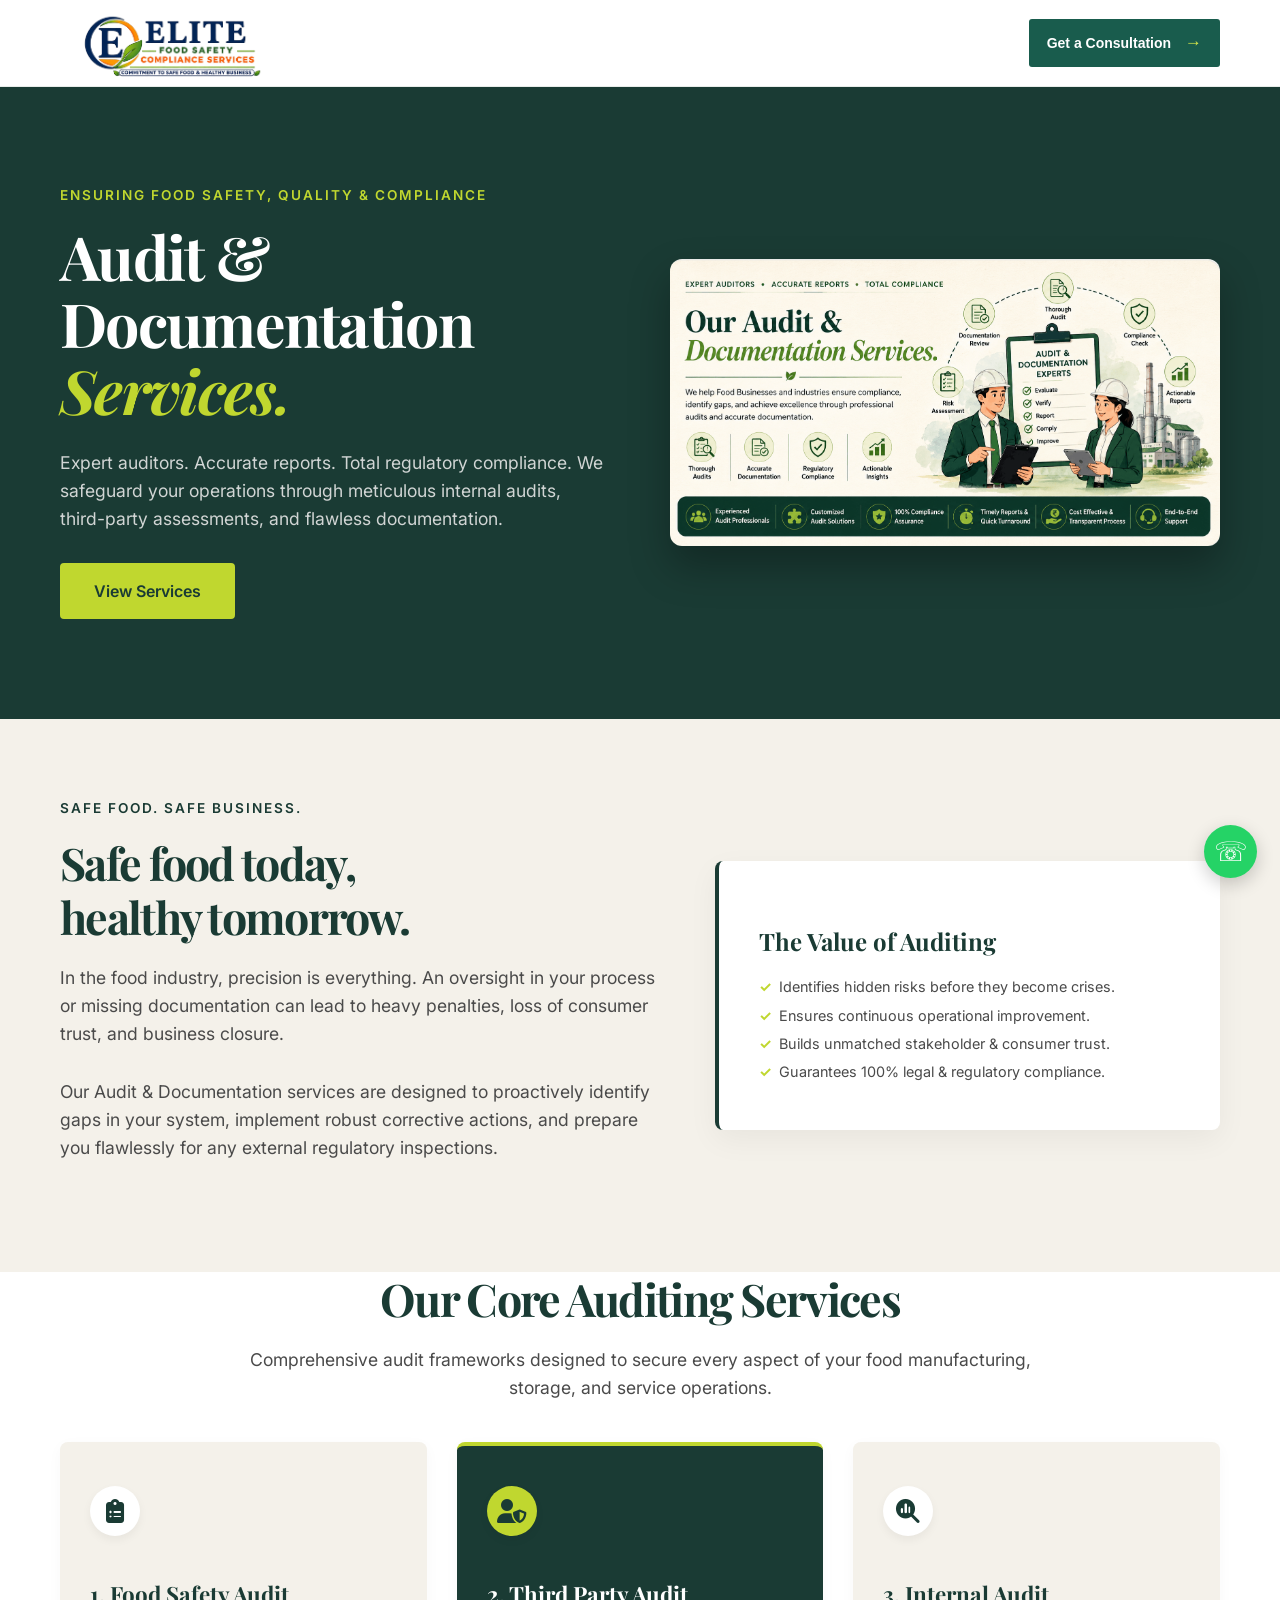
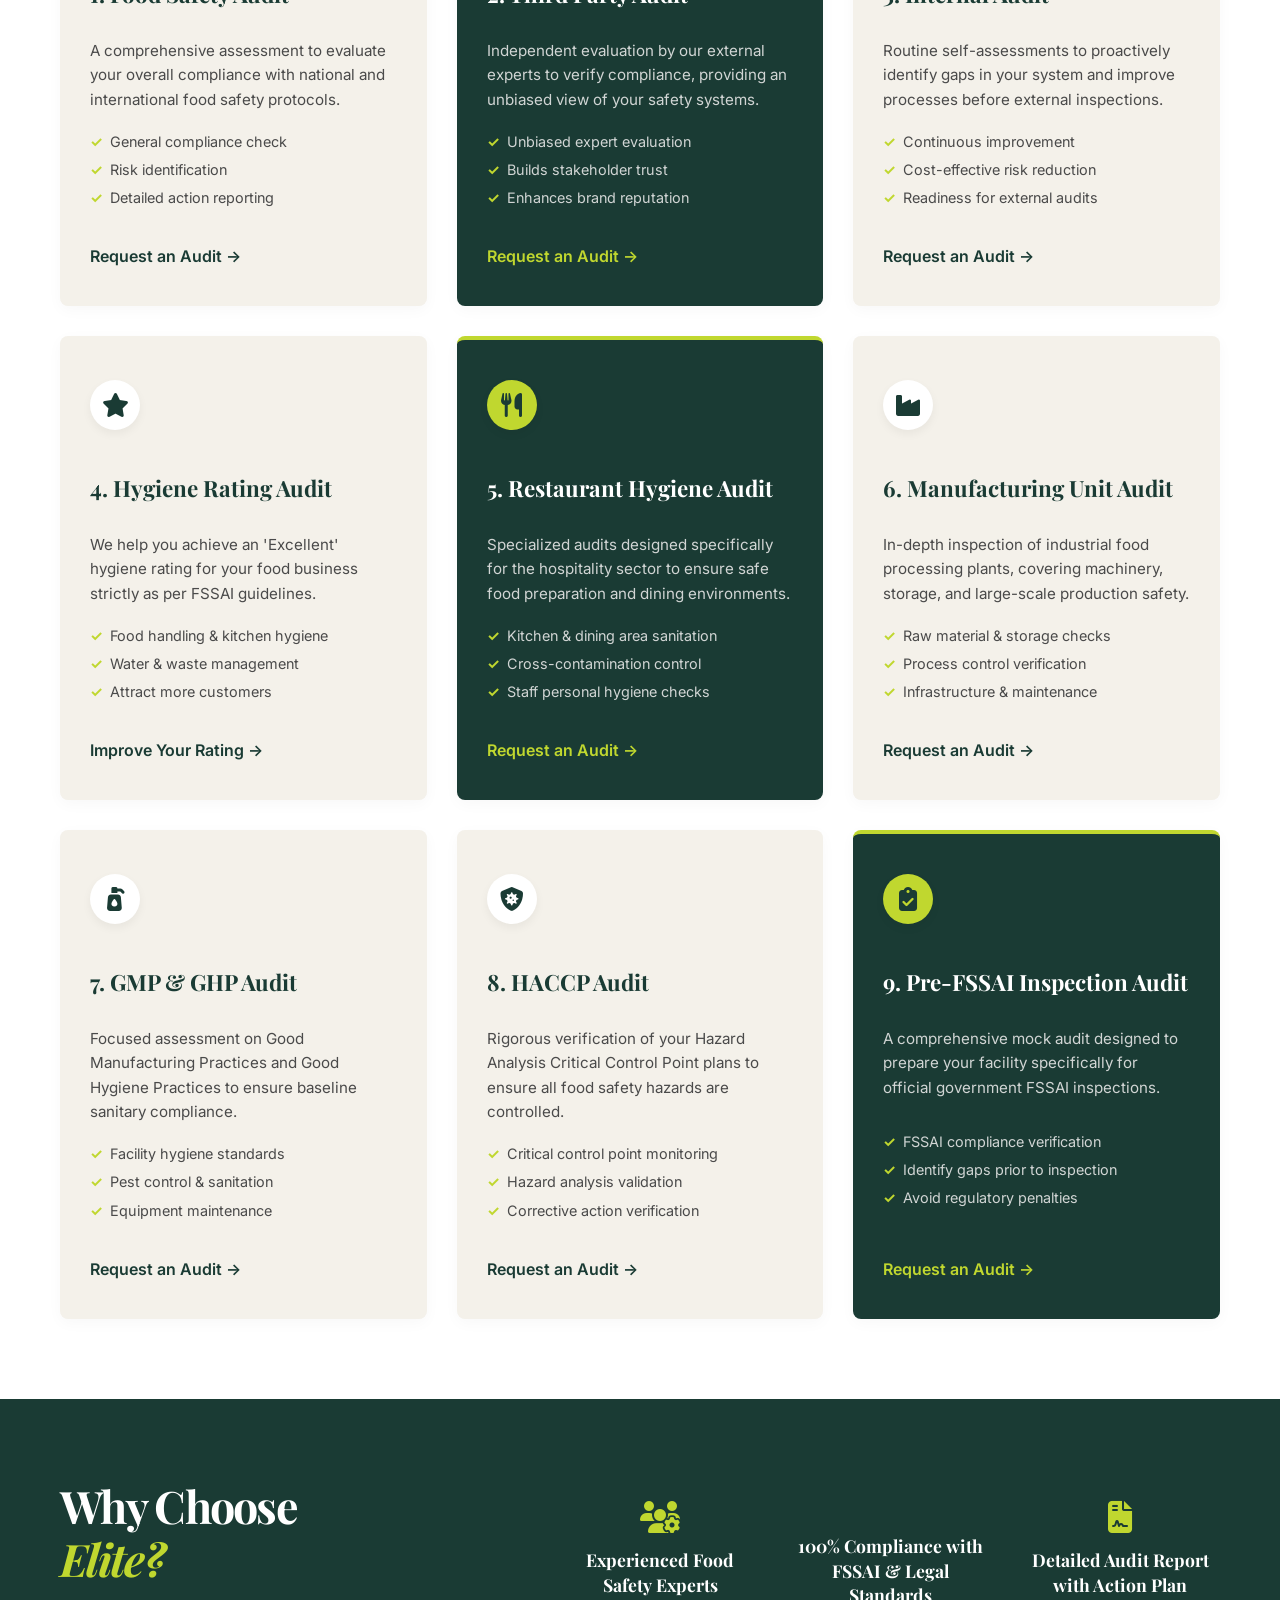
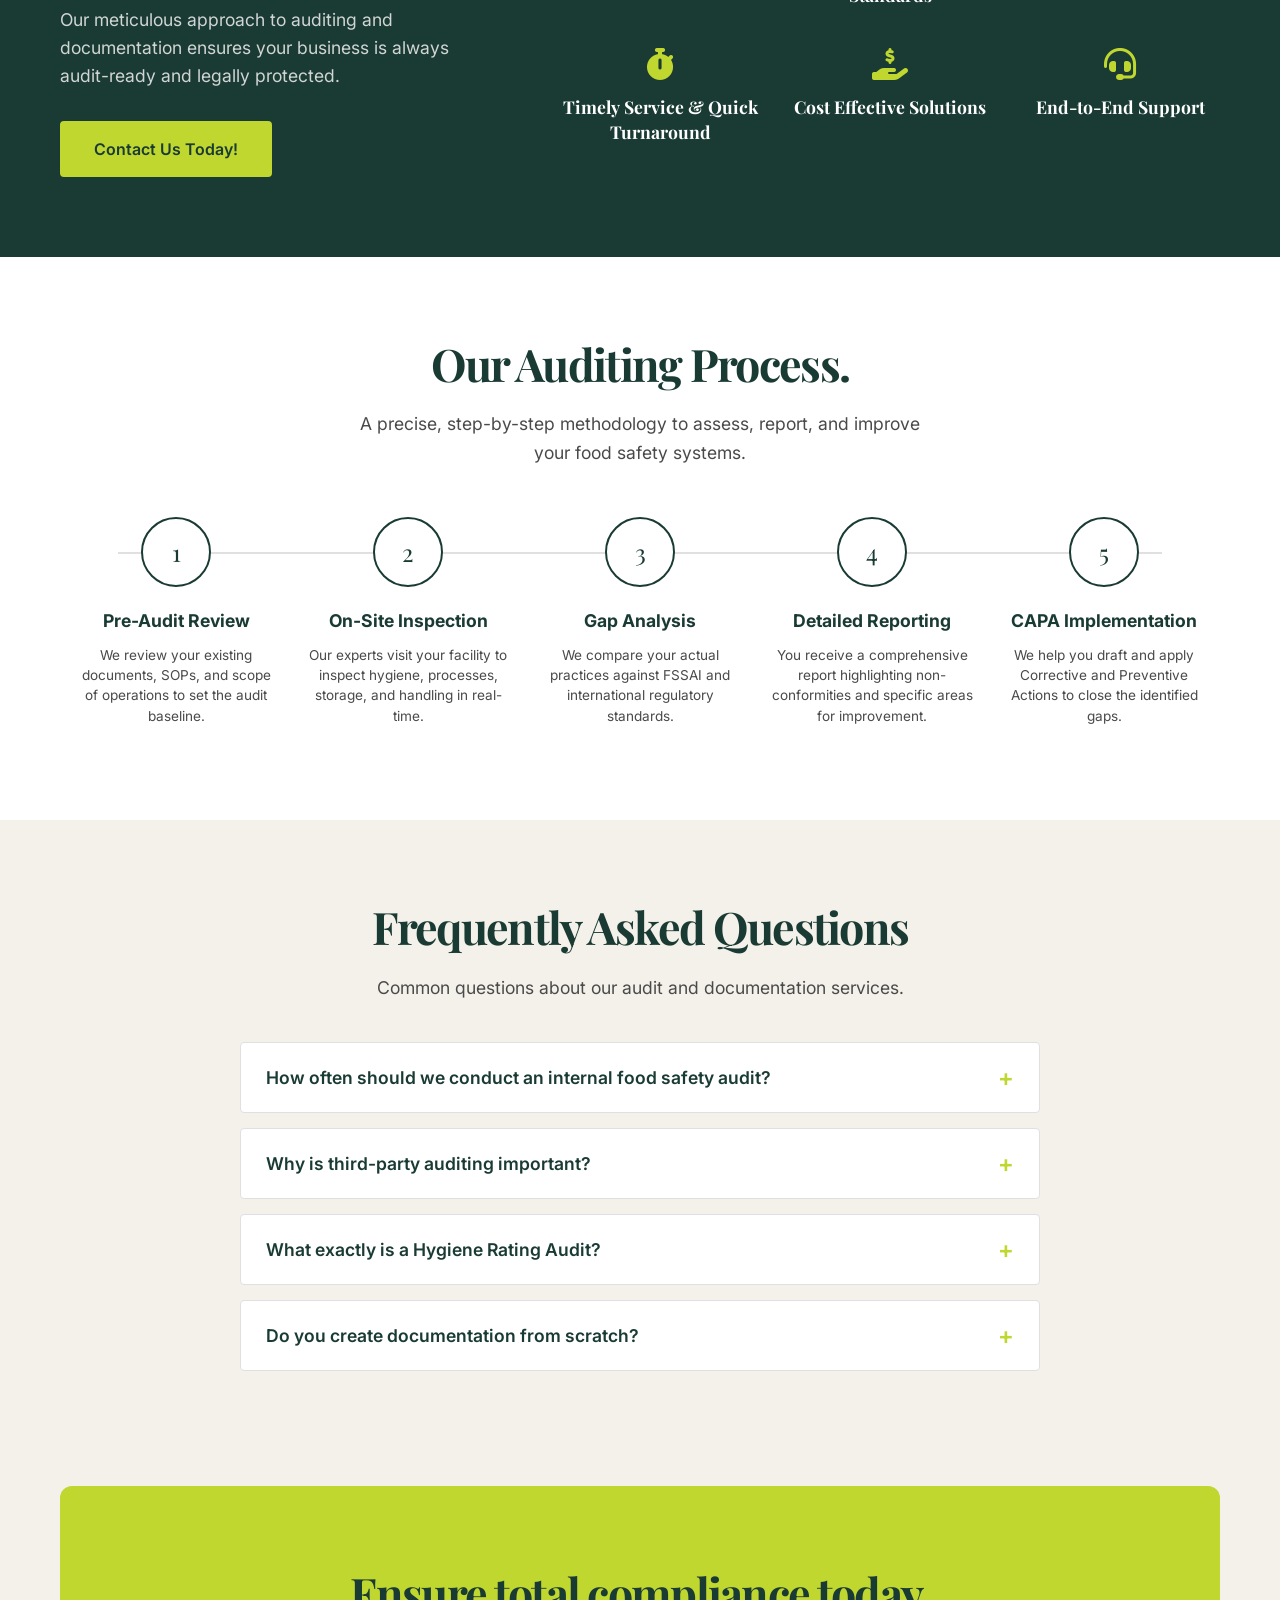
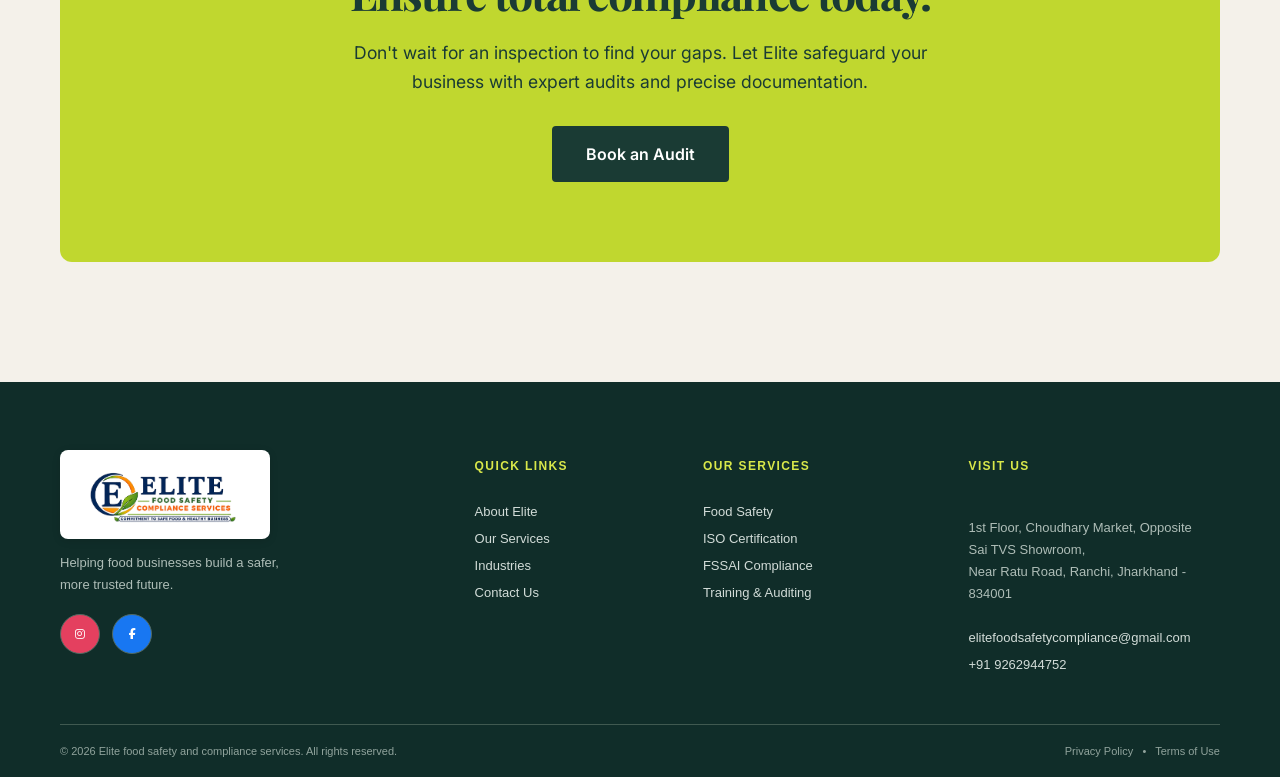
<file: services/audit-services.html>
<!DOCTYPE html>
<html lang="en">

<head>
    <meta charset="UTF-8">
    <meta name="viewport" content="width=device-width, initial-scale=1.0">
    <title>Food Safety Audit Services | Elite Food Safety</title>

    <!-- Existing global stylesheet -->
    <link rel="stylesheet" href="../style.css">

    <!-- Fonts -->
    <link rel="preconnect" href="https://fonts.googleapis.com">
    <link rel="preconnect" href="https://fonts.gstatic.com" crossorigin>
    <link rel="stylesheet" href="https://cdnjs.cloudflare.com/ajax/libs/font-awesome/6.7.2/css/all.min.css">
    <link
        href="https://fonts.googleapis.com/css2?family=Playfair+Display:ital,wght@0,600;0,700;1,600&family=Inter:wght@300;400;500;600&display=swap"
        rel="stylesheet">

    <!-- ISOLATED PAGE STYLES -->
    <style>
        :root {
            --efs-dark: #1A3B34;
            --efs-lime: #C0D72F;
            --efs-cream: #F4F1EA;
            --efs-white: #FFFFFF;
            --efs-text: #4A4A4A;
        }

        .efs-section {
            display: block !important;
            width: 100% !important;
            clear: both !important;
            float: none !important;
            flex: none !important;
            position: relative;
            box-sizing: border-box;
            padding: 80px 0;
        }

        .efs-container {
            max-width: 1200px !important;
            margin: 0 auto !important;
            padding: 0 20px !important;
            display: block !important;
            width: 100% !important;
            box-sizing: border-box;
            clear: both !important;
        }

        /* Reusable Typography & Buttons */
        .efs-eyebrow {
            display: inline-block;
            color: var(--efs-lime);
            text-transform: uppercase;
            letter-spacing: 2px;
            font-size: 0.85rem;
            font-weight: 600;
            margin-bottom: 20px;
            font-family: 'Inter', sans-serif;
        }

        .efs-heading {
            font-family: 'Playfair Display', serif;
            color: var(--efs-dark);
            font-size: 2.8rem;
            line-height: 1.2;
            margin-bottom: 20px;
        }

        .efs-paragraph {
            font-family: 'Inter', sans-serif;
            color: var(--efs-text);
            font-size: 1.1rem;
            line-height: 1.6;
            margin-bottom: 30px;
        }

        .efs-btn {
            display: inline-block;
            padding: 16px 32px;
            font-family: 'Inter', sans-serif;
            font-weight: 600;
            text-decoration: none;
            border-radius: 4px;
            transition: all 0.3s ease;
            cursor: pointer;
            text-align: center;
        }

        .efs-btn-primary {
            background-color: var(--efs-lime);
            color: var(--efs-dark);
            border: 2px solid var(--efs-lime);
        }

        .efs-btn-primary:hover {
            background-color: transparent;
        }

        .efs-btn-dark {
            background-color: var(--efs-dark);
            color: var(--efs-white);
            border: 2px solid var(--efs-dark);
        }

        .efs-btn-dark:hover {
            background-color: transparent;
            color: var(--efs-dark);
        }

        .efs-btn-outline {
            background-color: transparent;
            color: var(--efs-white);
            border: 2px solid var(--efs-white);
        }

        .efs-btn-outline:hover {
            background-color: var(--efs-white);
            color: var(--efs-dark);
        }

        /* Custom Header Override */
        .efs-header {
            background: var(--efs-white);
            padding: 15px 0;
            box-shadow: 0 2px 10px rgba(0, 0, 0, 0.05);
            position: relative;
            z-index: 100;
        }

        .efs-header-inner {
            display: flex !important;
            justify-content: space-between !important;
            align-items: center !important;
            flex-direction: row !important;
        }

        .efs-nav {
            display: flex !important;
            gap: 30px !important;
            align-items: center !important;
        }

        .efs-nav a {
            text-decoration: none;
            color: var(--efs-dark);
            font-weight: 500;
            font-family: 'Inter', sans-serif;
            transition: color 0.3s;
        }

        .efs-nav a:hover,
        .efs-nav a.active {
            color: var(--efs-lime);
        }

        /* Hero Section */
        .efs-hero {
            background-color: var(--efs-dark);
            color: var(--efs-white);
            padding: 100px 0;
        }

        .efs-hero-grid {
            display: grid !important;
            grid-template-columns: 1fr 1fr !important;
            gap: 60px !important;
            align-items: center !important;
        }

        .efs-hero h1 {
            font-size: 3.8rem;
            font-family: 'Playfair Display', serif;
            color: var(--efs-white);
            line-height: 1.1;
            margin-bottom: 25px;
        }

        .efs-hero .italic-highlight {
            font-style: italic;
            color: var(--efs-lime);
        }

        .efs-hero-img-wrap {
            position: relative;
            border-radius: 12px;
            overflow: hidden;
            box-shadow: 0 20px 40px rgba(0, 0, 0, 0.3);
            display: block !important;
            width: 100% !important;
        }

        .efs-hero-img-wrap img {
            width: 100% !important;
            height: auto !important;
            display: block !important;
            object-fit: cover;
        }

        /* Introduction */
        .efs-intro {
            background-color: var(--efs-cream);
        }

        .efs-intro-grid {
            display: grid !important;
            grid-template-columns: 1.2fr 1fr !important;
            gap: 50px !important;
            align-items: center !important;
        }

        .efs-intro-box {
            background: var(--efs-white);
            padding: 40px;
            border-radius: 8px;
            border-left: 4px solid var(--efs-dark);
            box-shadow: 0 10px 30px rgba(0, 0, 0, 0.05);
        }

        /* Services Grid (3 Columns for 9 items) */
        .efs-services {
            background-color: #ffffff;
            padding-top: 0;
        }

        .efs-services-grid {
            display: grid !important;
            grid-template-columns: repeat(3, 1fr) !important;
            gap: 30px !important;
            margin-top: 40px;
        }

        .efs-card {
            background: var(--efs-cream);
            padding: 40px 30px;
            border-radius: 8px;
            box-shadow: 0 4px 15px rgba(0, 0, 0, 0.03);
            transition: all 0.3s ease;
            display: flex !important;
            flex-direction: column !important;
            border-top: 4px solid transparent;
            height: 100%;
        }

        .efs-card:hover {
            transform: translateY(-5px);
            box-shadow: 0 15px 30px rgba(0, 0, 0, 0.08);
            border-top: 4px solid var(--efs-lime);
            background: var(--efs-white);
        }

        .efs-card-dark {
            background: var(--efs-dark) !important;
            color: var(--efs-white) !important;
            border-top: 4px solid var(--efs-lime) !important;
        }

        .efs-icon-wrap {
            width: 50px;
            height: 50px;
            background: var(--efs-white);
            border-radius: 50%;
            display: flex;
            align-items: center;
            justify-content: center;
            color: var(--efs-dark);
            margin-bottom: 20px;
            box-shadow: 0 4px 10px rgba(0,0,0,0.05);
        }

        .efs-card-dark .efs-icon-wrap {
            background: var(--efs-lime);
        }

        .efs-card h3 {
            font-family: 'Playfair Display', serif;
            font-size: 1.4rem;
            margin-bottom: 15px;
            color: var(--efs-dark);
        }

        .efs-card-dark h3 {
            color: var(--efs-white);
        }

        .efs-card p {
            color: var(--efs-text);
            font-family: 'Inter', sans-serif;
            font-size: 0.95rem;
            line-height: 1.6;
            margin-bottom: 20px;
            flex-grow: 1;
        }

        .efs-card-dark p {
            color: #d1d5d4;
        }

        .efs-list {
            list-style: none;
            padding: 0;
            margin: 0 0 30px 0;
            flex-grow: 1;
        }

        .efs-list li {
            position: relative;
            padding-left: 20px;
            margin-bottom: 8px;
            font-family: 'Inter', sans-serif;
            font-size: 0.9rem;
            color: var(--efs-text);
            line-height: 1.4;
        }

        .efs-card-dark .efs-list li {
            color: #d1d5d4;
        }

        .efs-list li::before {
            content: '✓';
            position: absolute;
            left: 0;
            color: var(--efs-lime);
            font-weight: bold;
        }

        .efs-link {
            font-family: 'Inter', sans-serif;
            font-weight: 600;
            color: var(--efs-dark);
            text-decoration: none;
            margin-top: auto;
            display: inline-block;
        }

        .efs-card-dark .efs-link {
            color: var(--efs-lime);
        }

        .efs-link:hover {
            color: var(--efs-lime);
        }

        /* Why Choose Elite */
        .efs-premium {
            background-color: var(--efs-dark);
            color: var(--efs-white);
        }

        .efs-premium-grid {
            display: grid !important;
            grid-template-columns: 1fr 1.5fr !important;
            gap: 60px !important;
            align-items: center !important;
        }

        .efs-features {
            display: grid !important;
            grid-template-columns: repeat(3, 1fr) !important;
            gap: 30px !important;
        }

        .efs-feature-item {
            text-align: center;
        }

        .efs-feature-item h4 {
            font-family: 'Playfair Display', serif;
            font-size: 1.1rem;
            color: var(--efs-white);
            margin: 15px 0 10px 0;
            line-height: 1.4;
        }

        /* Timeline */
        .efs-timeline-wrapper {
            display: flex !important;
            justify-content: space-between !important;
            align-items: flex-start !important;
            position: relative;
            margin-top: 50px;
        }

        .efs-timeline-line {
            position: absolute;
            top: 35px;
            left: 5%;
            width: 90%;
            height: 2px;
            background: #e0e0e0;
            z-index: 1;
        }

        .efs-timeline-step {
            position: relative;
            z-index: 2;
            text-align: center;
            flex: 1;
            padding: 0 15px;
        }

        .efs-step-num {
            width: 70px;
            height: 70px;
            background: var(--efs-white);
            border: 2px solid var(--efs-dark);
            border-radius: 50%;
            display: flex;
            align-items: center;
            justify-content: center;
            font-family: 'Playfair Display', serif;
            font-size: 1.5rem;
            color: var(--efs-dark);
            margin: 0 auto 15px auto;
            transition: all 0.3s ease;
        }

        .efs-timeline-step:hover .efs-step-num {
            background: var(--efs-lime);
            border-color: var(--efs-lime);
        }

        .efs-timeline-step h4 {
            font-family: 'Inter', sans-serif;
            font-size: 1.1rem;
            color: var(--efs-dark);
            margin-bottom: 10px;
        }

        .efs-timeline-step p {
            font-family: 'Inter', sans-serif;
            font-size: 0.85rem;
            color: var(--efs-text);
            line-height: 1.5;
        }

        /* FAQ */
        .efs-faq-wrap {
            max-width: 800px;
            margin: 40px auto 0 auto;
        }

        .efs-faq-item {
            background: var(--efs-white);
            border: 1px solid #e0e0e0;
            margin-bottom: 15px;
            border-radius: 4px;
        }

        .efs-faq-q {
            padding: 20px 25px;
            cursor: pointer;
            display: flex;
            justify-content: space-between;
            align-items: center;
            font-family: 'Inter', sans-serif;
            font-weight: 600;
            color: var(--efs-dark);
            font-size: 1.1rem;
        }

        .efs-faq-a {
            padding: 0 25px 20px 25px;
            color: var(--efs-text);
            font-family: 'Inter', sans-serif;
            line-height: 1.6;
            display: none;
        }

        /* CTA */
        .efs-cta-wrap {
            background-color: var(--efs-lime);
            padding: 80px 40px;
            border-radius: 12px;
            text-align: center;
            margin-bottom: 40px;
        }

        /* Footer Override */
        .efs-footer {
            background-color: var(--efs-dark);
            color: var(--efs-white);
            padding: 60px 0 20px 0;
            display: block !important;
            width: 100% !important;
            clear: both !important;
        }

        .efs-footer-grid {
            display: grid !important;
            grid-template-columns: 1.5fr 1fr 1fr 1fr !important;
            gap: 40px !important;
            border-bottom: 1px solid rgba(255, 255, 255, 0.1);
            padding-bottom: 40px;
            margin-bottom: 20px;
        }

        /* Responsive Fixes */
        @media (max-width: 992px) {
            .efs-hero-grid,
            .efs-intro-grid,
            .efs-premium-grid {
                grid-template-columns: 1fr !important;
            }

            .efs-services-grid {
                grid-template-columns: repeat(2, 1fr) !important;
            }

            .efs-features {
                grid-template-columns: repeat(2, 1fr) !important;
            }

            .efs-timeline-wrapper {
                flex-direction: column !important;
            }

            .efs-timeline-line {
                display: none !important;
            }

            .efs-timeline-step {
                display: flex;
                align-items: flex-start;
                text-align: left;
                width: 100%;
                margin-bottom: 25px;
            }

            .efs-step-num {
                margin: 0 20px 0 0;
                flex-shrink: 0; 
            }

            .efs-footer-grid {
                grid-template-columns: 1fr 1fr !important;
            }
        }

        @media (max-width: 768px) {
            .efs-services-grid {
                grid-template-columns: 1fr !important;
            }

            .efs-features {
                grid-template-columns: 1fr !important;
                text-align: left;
            }
            .efs-feature-item {
                text-align: left;
                display: flex;
                align-items: center;
                gap: 15px;
            }
            .efs-feature-item h4 {
                margin: 0;
            }

            .efs-footer-grid {
                grid-template-columns: 1fr !important;
            }

            .efs-header-inner {
                flex-direction: column !important;
                gap: 20px !important;
            }

            .efs-nav {
                flex-wrap: wrap !important;
                justify-content: center !important;
            }
        }
    </style>
</head>

<body>

    <header class="header" id="home">
        <div class="container nav-wrap">
            <a class="brand elite-brand" href="../index.html#home" aria-label="Elite Food Safety and Compliance Services home"><img
                    src="../assets/elite-logo-new.png" alt="Elite Food Safety and Compliance Services" /></a>
            <button class="menu-toggle" aria-label="Open menu" aria-expanded="false"><i></i><i></i><i></i></button>
            <nav class="nav"><a
                    class="nav-cta" href="../index.html#contact">Get a Consultation <b>→</b></a></nav>
        </div>
    </header>


    <!-- Hero Section -->
    <section class="efs-section efs-hero">
        <div class="efs-container efs-hero-grid">
            <div>
                <span class="efs-eyebrow">Ensuring Food Safety, Quality & Compliance</span>
                <h1>Audit & Documentation <br><span class="italic-highlight">Services.</span></h1>
                <p class="efs-paragraph" style="color: #d1d5d4;">Expert auditors. Accurate reports. Total regulatory compliance. We safeguard your operations through meticulous internal audits, third-party assessments, and flawless documentation.</p>
                <div style="display: flex; gap: 20px; flex-wrap: wrap;">
                    <a href="#services" class="efs-btn efs-btn-primary">View Services</a>
                </div>
            </div>
            <div class="efs-hero-img-wrap">
                <img src="../assets/auditing-hero.png" alt="Food Safety Auditing Professional">
            </div>
        </div>
    </section>

    <!-- Introduction Section -->
    <section class="efs-section efs-intro">
        <div class="efs-container">
            <div class="efs-intro-grid">
                <div>
                    <span class="efs-eyebrow" style="color: var(--efs-dark);">Safe Food. Safe Business.</span>
                    <h2 class="efs-heading">Safe food today,<br>healthy tomorrow.</h2>
                    <p class="efs-paragraph">In the food industry, precision is everything. An oversight in your process or missing documentation can lead to heavy penalties, loss of consumer trust, and business closure.</p>
                    <p class="efs-paragraph">Our Audit & Documentation services are designed to proactively identify gaps in your system, implement robust corrective actions, and prepare you flawlessly for any external regulatory inspections.</p>
                </div>
                <div class="efs-intro-box">
                    <h3 style="font-family: 'Playfair Display', serif; color: var(--efs-dark); font-size: 1.5rem; margin-bottom: 20px;">
                        The Value of Auditing</h3>
                    <ul class="efs-list" style="margin:0;">
                        <li>Identifies hidden risks before they become crises.</li>
                        <li>Ensures continuous operational improvement.</li>
                        <li>Builds unmatched stakeholder & consumer trust.</li>
                        <li>Guarantees 100% legal & regulatory compliance.</li>
                    </ul>
                </div>
            </div>
        </div>
    </section>

    <!-- Services Grid (9 Cards) -->
    <section id="services" class="efs-section efs-services">
        <div class="efs-container">
            <div style="text-align: center; max-width: 800px; margin: 0 auto;">
                <h2 class="efs-heading">Our Core Auditing Services</h2>
                <p class="efs-paragraph">Comprehensive audit frameworks designed to secure every aspect of your food manufacturing, storage, and service operations.</p>
            </div>

            <div class="efs-services-grid">
                <!-- 1. Food Safety Audit -->
                <div class="efs-card">
                    <div class="efs-icon-wrap">
                        <i class="fa-solid fa-clipboard-list" style="font-size: 1.5rem;"></i>
                    </div>
                    <h3>1. Food Safety Audit</h3>
                    <p>A comprehensive assessment to evaluate your overall compliance with national and international food safety protocols.</p>
                    <ul class="efs-list">
                        <li>General compliance check</li>
                        <li>Risk identification</li>
                        <li>Detailed action reporting</li>
                    </ul>
                    <a href="../contact.html" class="efs-link">Request an Audit →</a>
                </div>

                <!-- 2. Third Party Audit -->
                <div class="efs-card efs-card-dark">
                    <div class="efs-icon-wrap">
                        <i class="fa-solid fa-user-shield" style="font-size: 1.5rem;"></i>
                    </div>
                    <h3>2. Third Party Audit</h3>
                    <p>Independent evaluation by our external experts to verify compliance, providing an unbiased view of your safety systems.</p>
                    <ul class="efs-list">
                        <li>Unbiased expert evaluation</li>
                        <li>Builds stakeholder trust</li>
                        <li>Enhances brand reputation</li>
                    </ul>
                    <a href="../contact.html" class="efs-link">Request an Audit →</a>
                </div>

                <!-- 3. Internal Audit -->
                <div class="efs-card">
                    <div class="efs-icon-wrap">
                        <i class="fa-solid fa-magnifying-glass-chart" style="font-size: 1.5rem;"></i>
                    </div>
                    <h3>3. Internal Audit</h3>
                    <p>Routine self-assessments to proactively identify gaps in your system and improve processes before external inspections.</p>
                    <ul class="efs-list">
                        <li>Continuous improvement</li>
                        <li>Cost-effective risk reduction</li>
                        <li>Readiness for external audits</li>
                    </ul>
                    <a href="../contact.html" class="efs-link">Request an Audit →</a>
                </div>

                <!-- 4. Hygiene Rating Audit -->
                <div class="efs-card">
                    <div class="efs-icon-wrap">
                        <i class="fa-solid fa-star" style="font-size: 1.5rem;"></i>
                    </div>
                    <h3>4. Hygiene Rating Audit</h3>
                    <p>We help you achieve an 'Excellent' hygiene rating for your food business strictly as per FSSAI guidelines.</p>
                    <ul class="efs-list">
                        <li>Food handling & kitchen hygiene</li>
                        <li>Water & waste management</li>
                        <li>Attract more customers</li>
                    </ul>
                    <a href="../contact.html" class="efs-link">Improve Your Rating →</a>
                </div>

                <!-- 5. Restaurant Hygiene Audit -->
                <div class="efs-card efs-card-dark">
                    <div class="efs-icon-wrap">
                        <i class="fa-solid fa-utensils" style="font-size: 1.5rem;"></i>
                    </div>
                    <h3>5. Restaurant Hygiene Audit</h3>
                    <p>Specialized audits designed specifically for the hospitality sector to ensure safe food preparation and dining environments.</p>
                    <ul class="efs-list">
                        <li>Kitchen & dining area sanitation</li>
                        <li>Cross-contamination control</li>
                        <li>Staff personal hygiene checks</li>
                    </ul>
                    <a href="../contact.html" class="efs-link">Request an Audit →</a>
                </div>

                <!-- 6. Manufacturing Unit Audit -->
                <div class="efs-card">
                    <div class="efs-icon-wrap">
                        <i class="fa-solid fa-industry" style="font-size: 1.5rem;"></i>
                    </div>
                    <h3>6. Manufacturing Unit Audit</h3>
                    <p>In-depth inspection of industrial food processing plants, covering machinery, storage, and large-scale production safety.</p>
                    <ul class="efs-list">
                        <li>Raw material & storage checks</li>
                        <li>Process control verification</li>
                        <li>Infrastructure & maintenance</li>
                    </ul>
                    <a href="../contact.html" class="efs-link">Request an Audit →</a>
                </div>

                <!-- 7. GMP & GHP Audit -->
                <div class="efs-card">
                    <div class="efs-icon-wrap">
                        <i class="fa-solid fa-pump-soap" style="font-size: 1.5rem;"></i>
                    </div>
                    <h3>7. GMP & GHP Audit</h3>
                    <p>Focused assessment on Good Manufacturing Practices and Good Hygiene Practices to ensure baseline sanitary compliance.</p>
                    <ul class="efs-list">
                        <li>Facility hygiene standards</li>
                        <li>Pest control & sanitation</li>
                        <li>Equipment maintenance</li>
                    </ul>
                    <a href="../contact.html" class="efs-link">Request an Audit →</a>
                </div>

                <!-- 8. HACCP Audit -->
                <div class="efs-card">
                    <div class="efs-icon-wrap">
                        <i class="fa-solid fa-shield-virus" style="font-size: 1.5rem;"></i>
                    </div>
                    <h3>8. HACCP Audit</h3>
                    <p>Rigorous verification of your Hazard Analysis Critical Control Point plans to ensure all food safety hazards are controlled.</p>
                    <ul class="efs-list">
                        <li>Critical control point monitoring</li>
                        <li>Hazard analysis validation</li>
                        <li>Corrective action verification</li>
                    </ul>
                    <a href="../contact.html" class="efs-link">Request an Audit →</a>
                </div>

                <!-- 9. Pre-FSSAI Inspection Audit -->
                <div class="efs-card efs-card-dark">
                    <div class="efs-icon-wrap">
                        <i class="fa-solid fa-clipboard-check" style="font-size: 1.5rem;"></i>
                    </div>
                    <h3>9. Pre-FSSAI Inspection Audit</h3>
                    <p>A comprehensive mock audit designed to prepare your facility specifically for official government FSSAI inspections.</p>
                    <ul class="efs-list">
                        <li>FSSAI compliance verification</li>
                        <li>Identify gaps prior to inspection</li>
                        <li>Avoid regulatory penalties</li>
                    </ul>
                    <a href="../contact.html" class="efs-link">Request an Audit →</a>
                </div>
            </div>
        </div>
    </section>

    <!-- Why Choose Elite? -->
    <section class="efs-section efs-premium">
        <div class="efs-container efs-premium-grid">
            <div>
                <h2 class="efs-heading" style="color: var(--efs-white);">Why Choose <br><span style="color: var(--efs-lime); font-style: italic;">Elite?</span></h2>
                <p class="efs-paragraph" style="color: #d1d5d4;">Our meticulous approach to auditing and documentation ensures your business is always audit-ready and legally protected.</p>
                <a href="../contact.html" class="efs-btn efs-btn-primary">Contact Us Today!</a>
            </div>
            
            <div class="efs-features">
                <div class="efs-feature-item">
                    <i class="fa-solid fa-users-gear" style="color: var(--efs-lime); font-size: 2rem;"></i>
                    <h4>Experienced Food Safety Experts</h4>
                </div>
                <div class="efs-feature-item">
                    <i class="fa-solid fa-shield-check" style="color: var(--efs-lime); font-size: 2rem;"></i>
                    <h4>100% Compliance with FSSAI & Legal Standards</h4>
                </div>
                <div class="efs-feature-item">
                    <i class="fa-solid fa-file-contract" style="color: var(--efs-lime); font-size: 2rem;"></i>
                    <h4>Detailed Audit Report with Action Plan</h4>
                </div>
                <div class="efs-feature-item">
                    <i class="fa-solid fa-stopwatch" style="color: var(--efs-lime); font-size: 2rem;"></i>
                    <h4>Timely Service & Quick Turnaround</h4>
                </div>
                <div class="efs-feature-item">
                    <i class="fa-solid fa-hand-holding-dollar" style="color: var(--efs-lime); font-size: 2rem;"></i>
                    <h4>Cost Effective Solutions</h4>
                </div>
                <div class="efs-feature-item">
                    <i class="fa-solid fa-headset" style="color: var(--efs-lime); font-size: 2rem;"></i>
                    <h4>End-to-End Support</h4>
                </div>
            </div>
        </div>
    </section>

    <!-- Timeline (Auditing Process) -->
    <section class="efs-section" style="background-color: #ffffff;">
        <div class="efs-container">
            <div style="text-align: center; max-width: 600px; margin: 0 auto;">
                <h2 class="efs-heading">Our Auditing Process.</h2>
                <p class="efs-paragraph">A precise, step-by-step methodology to assess, report, and improve your food safety systems.</p>
            </div>

            <div class="efs-timeline-wrapper">
                <div class="efs-timeline-line"></div>

                <div class="efs-timeline-step">
                    <div class="efs-step-num">1</div>
                    <div>
                        <h4>Pre-Audit Review</h4>
                        <p>We review your existing documents, SOPs, and scope of operations to set the audit baseline.</p>
                    </div>
                </div>
                <div class="efs-timeline-step">
                    <div class="efs-step-num">2</div>
                    <div>
                        <h4>On-Site Inspection</h4>
                        <p>Our experts visit your facility to inspect hygiene, processes, storage, and handling in real-time.</p>
                    </div>
                </div>
                <div class="efs-timeline-step">
                    <div class="efs-step-num">3</div>
                    <div>
                        <h4>Gap Analysis</h4>
                        <p>We compare your actual practices against FSSAI and international regulatory standards.</p>
                    </div>
                </div>
                <div class="efs-timeline-step">
                    <div class="efs-step-num">4</div>
                    <div>
                        <h4>Detailed Reporting</h4>
                        <p>You receive a comprehensive report highlighting non-conformities and specific areas for improvement.</p>
                    </div>
                </div>
                <div class="efs-timeline-step">
                    <div class="efs-step-num">5</div>
                    <div>
                        <h4>CAPA Implementation</h4>
                        <p>We help you draft and apply Corrective and Preventive Actions to close the identified gaps.</p>
                    </div>
                </div>
            </div>
        </div>
    </section>

    <!-- FAQ -->
    <section class="efs-section" style="background-color: var(--efs-cream);">
        <div class="efs-container">
            <div style="text-align: center; max-width: 600px; margin: 0 auto;">
                <h2 class="efs-heading">Frequently Asked Questions</h2>
                <p class="efs-paragraph">Common questions about our audit and documentation services.</p>
            </div>

            <div class="efs-faq-wrap">
                <div class="efs-faq-item">
                    <div class="efs-faq-q" onclick="toggleFaq(this)">
                        How often should we conduct an internal food safety audit?
                        <span style="color: var(--efs-lime); font-size: 1.5rem;">+</span>
                    </div>
                    <div class="efs-faq-a">It is recommended to conduct internal audits at least bi-annually (every 6 months) to ensure continuous compliance and to stay prepared for sudden external regulatory inspections.</div>
                </div>
                <div class="efs-faq-item">
                    <div class="efs-faq-q" onclick="toggleFaq(this)">
                        Why is third-party auditing important?
                        <span style="color: var(--efs-lime); font-size: 1.5rem;">+</span>
                    </div>
                    <div class="efs-faq-a">A third-party audit provides an unbiased, expert evaluation of your systems. It brings unparalleled credibility to your brand, builds trust with stakeholders, and ensures you aren't missing "blind spots" that internal teams might overlook.</div>
                </div>
                <div class="efs-faq-item">
                    <div class="efs-faq-q" onclick="toggleFaq(this)">
                        What exactly is a Hygiene Rating Audit?
                        <span style="color: var(--efs-lime); font-size: 1.5rem;">+</span>
                    </div>
                    <div class="efs-faq-a">It is a certification system initiated by FSSAI to rate food businesses (like restaurants and cafes) on their hygiene and safety standards. Earning an "Excellent" rating visibly boosts customer confidence.</div>
                </div>
                <div class="efs-faq-item">
                    <div class="efs-faq-q" onclick="toggleFaq(this)">
                        Do you create documentation from scratch?
                        <span style="color: var(--efs-lime); font-size: 1.5rem;">+</span>
                    </div>
                    <div class="efs-faq-a">Yes. We can design and implement a complete Food Safety Management System from the ground up, including custom Food Safety Manuals, SOPs, Formats, and Traceability plans tailored to your specific facility.</div>
                </div>
            </div>
        </div>
    </section>

    <!-- CTA -->
    <section class="efs-section" style="padding-top: 20px; background-color: var(--efs-cream);">
        <div class="efs-container">
            <div class="efs-cta-wrap">
                <h2 class="efs-heading">Ensure total compliance today.</h2>
                <p class="efs-paragraph" style="color: var(--efs-dark); max-width: 600px; margin: 0 auto 30px auto;">Don't wait for an inspection to find your gaps. Let Elite safeguard your business with expert audits and precise documentation.</p>
                <a href="../index.html#contact" class="efs-btn efs-btn-dark">Book an Audit</a>
            </div>
        </div>
    </section>

    <footer>
        <div class="container footer-grid">
            <div>
                <a class="brand elite-brand" href="#home"
                    aria-label="Elite Food Safety and Compliance Services home"><img src="../assets/elite-logo-new.png"
                        alt="Elite Food Safety and Compliance Services" /></a>
                <p>Helping food businesses build a safer, more trusted future.</p>
                <div class="socials">
                    <a href="https://www.instagram.com/elitefoodsafetyandcompliance/" target="_blank"
                        rel="noopener noreferrer" aria-label="Instagram">
                        <i class="fa-brands fa-instagram"></i>
                    </a>

                    <a href="https://www.facebook.com/elitefoodsafetyandcompliance" target="_blank"
                        rel="noopener noreferrer" aria-label="Facebook">
                        <i class="fa-brands fa-facebook-f"></i>
                    </a>
                </div>
            </div>
            <div>
                <h4>Quick Links</h4><a href="#about">About Elite</a><a href="#services">Our Services</a><a
                    href="#industries">Industries</a><a href="#contact">Contact Us</a>
            </div>
            <div>
                <h4>Our Services</h4><a href="#services">Food Safety</a><a href="#services">ISO Certification</a><a
                    href="#services">FSSAI Compliance</a><a href="#services">Training & Auditing</a>
            </div>
            <div>
                <h4>Visit us</h4>
                <p>1st Floor, Choudhary Market, Opposite Sai TVS Showroom,<br>Near Ratu Road, Ranchi, Jharkhand - 834001</p><a
                    href="mailto:elitefoodsafetycompliance@gmail.com">elitefoodsafetycompliance@gmail.com</a><a
                    href="tel:+919262944752">+91
                    9262944752</a>
            </div>
        </div>
        <div class="container copyright"><span>© 2026 Elite food safety and compliance services. All rights
                reserved.</span><span>Privacy Policy   •
                  Terms of Use</span></div>
    </footer>
    <a class="whatsapp" href="https://wa.me/917070704714" aria-label="Chat on WhatsApp" target="_blank"
        rel="noopener">☏<span>WhatsApp us</span></a>

    <!-- Existing Script -->
    <script src="../script.js"></script>

    <!-- Local script for FAQ -->
    <script>
        function toggleFaq(el) {
            const answer = el.nextElementSibling;
            const icon = el.querySelector('span');
            if (answer.style.display === "block") {
                answer.style.display = "none";
                icon.innerHTML = "+";
            } else {
                answer.style.display = "block";
                icon.innerHTML = "-";
            }
        }
    </script>
</body>

</html>
</file>
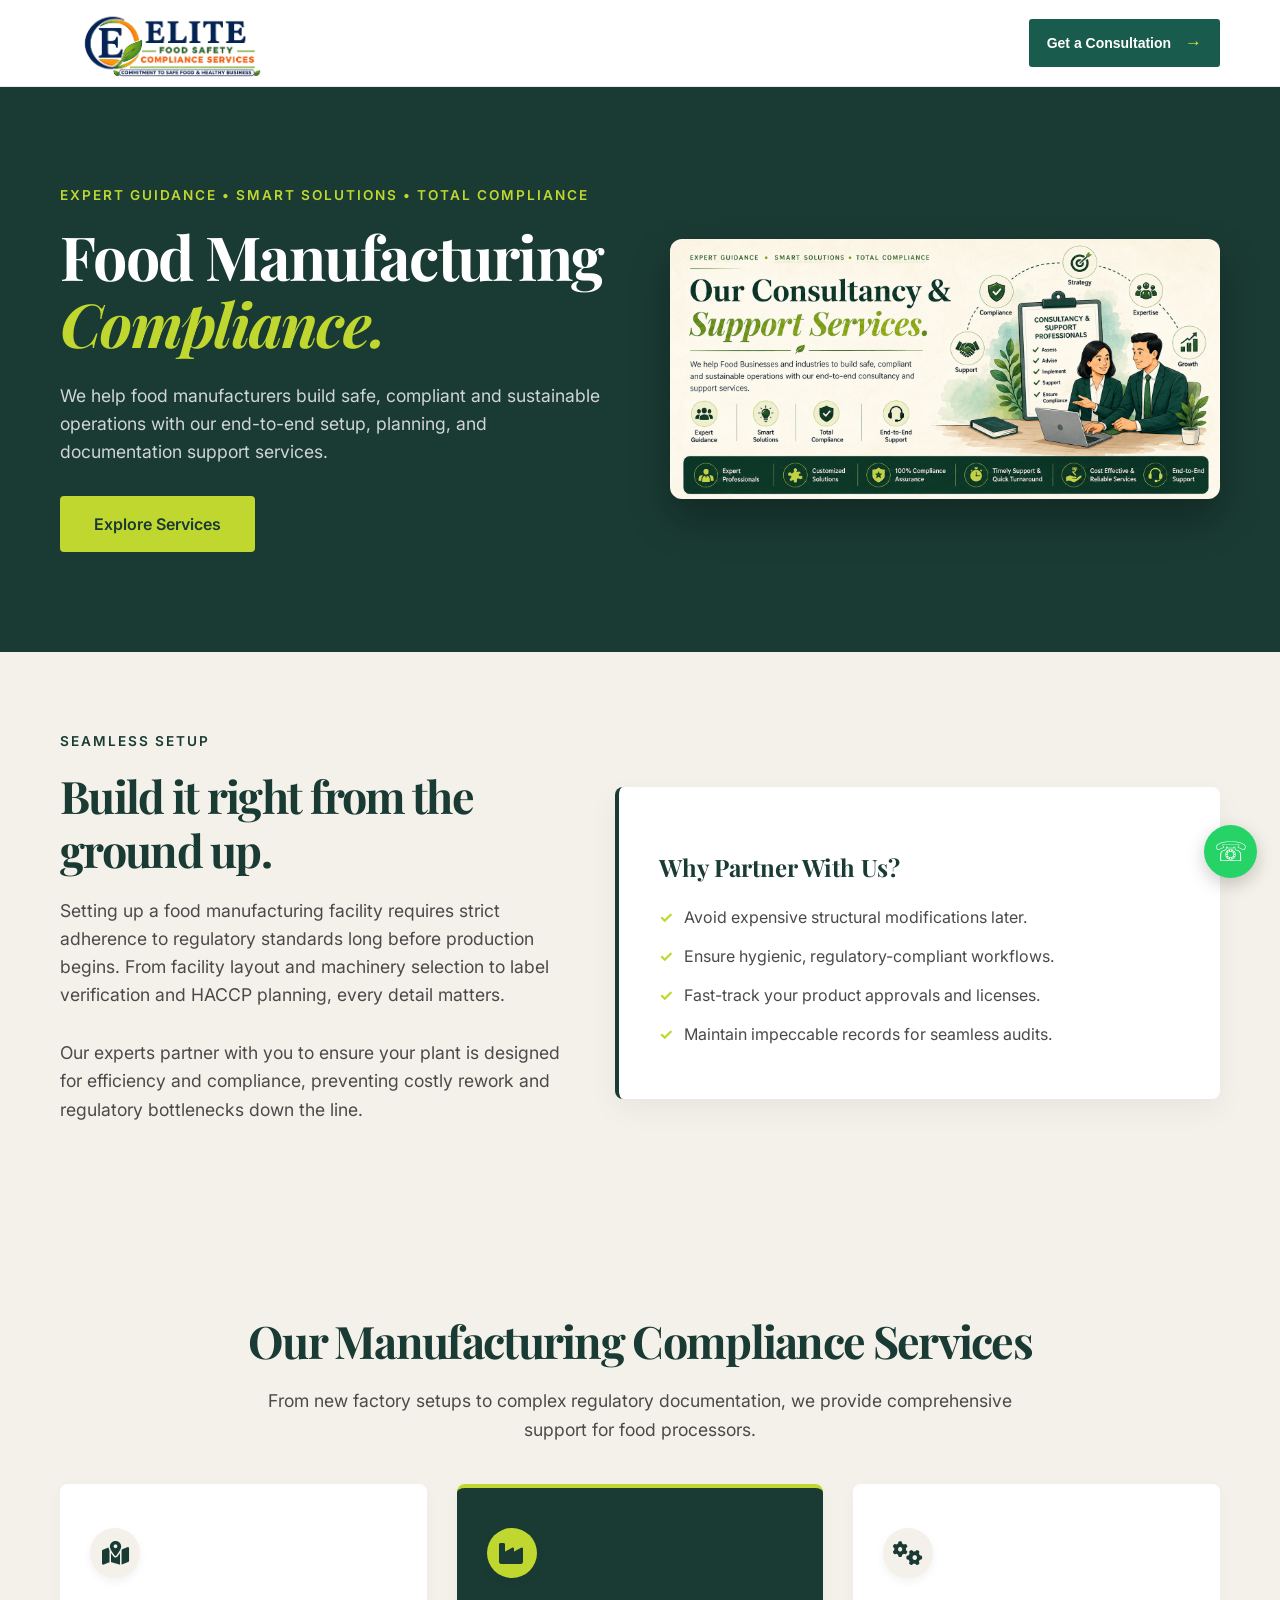
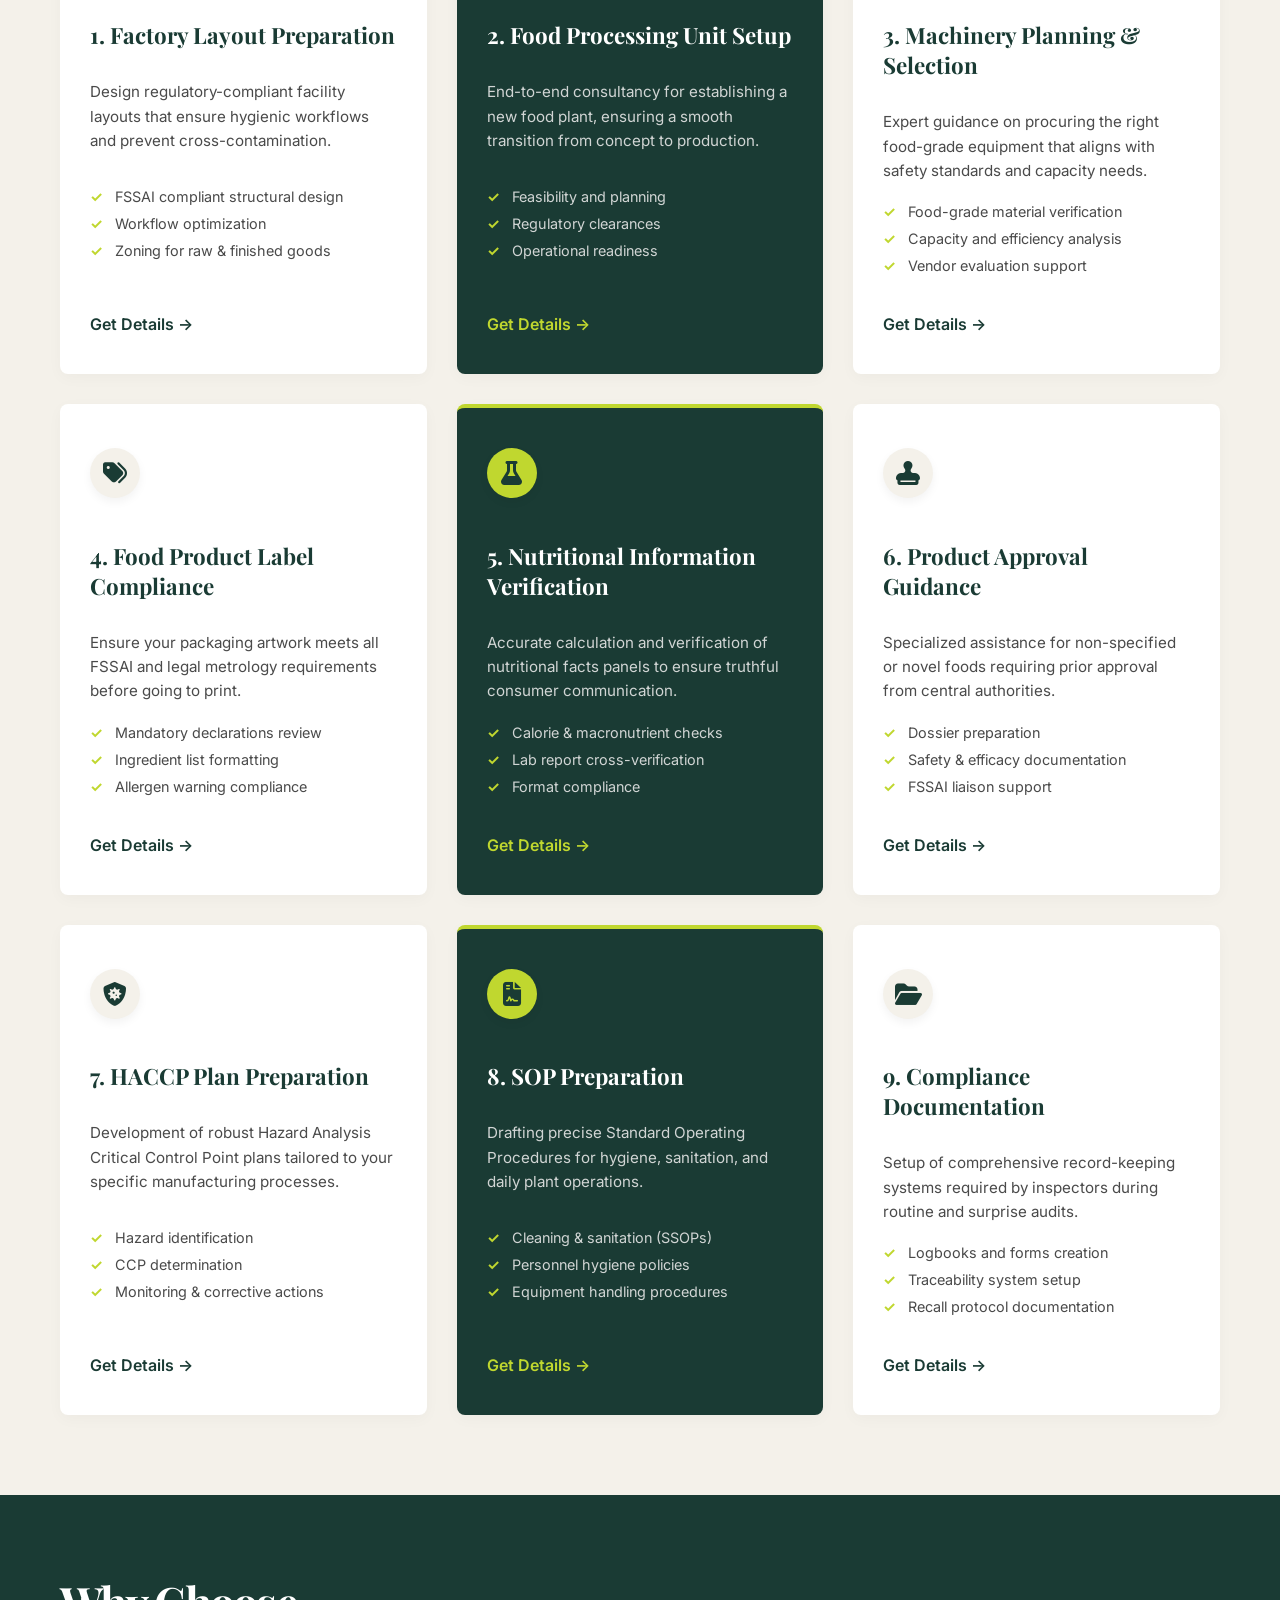
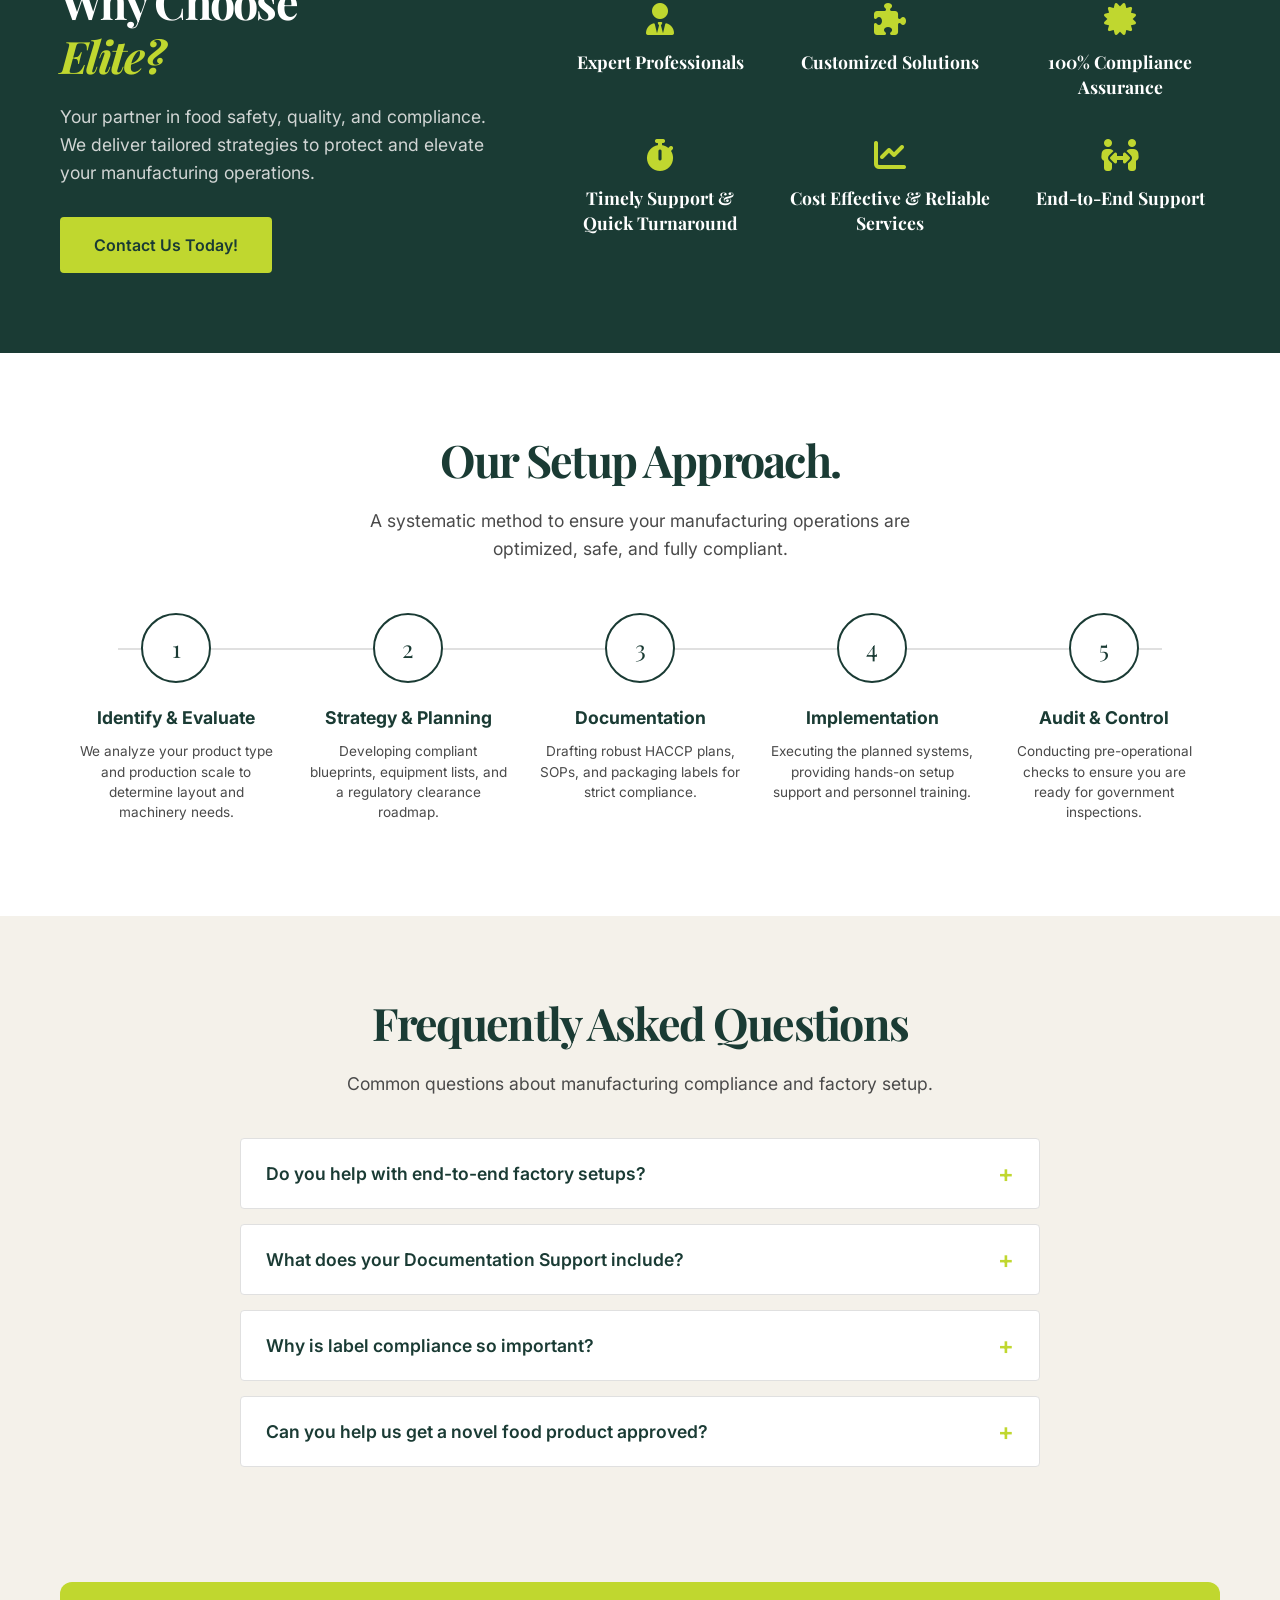
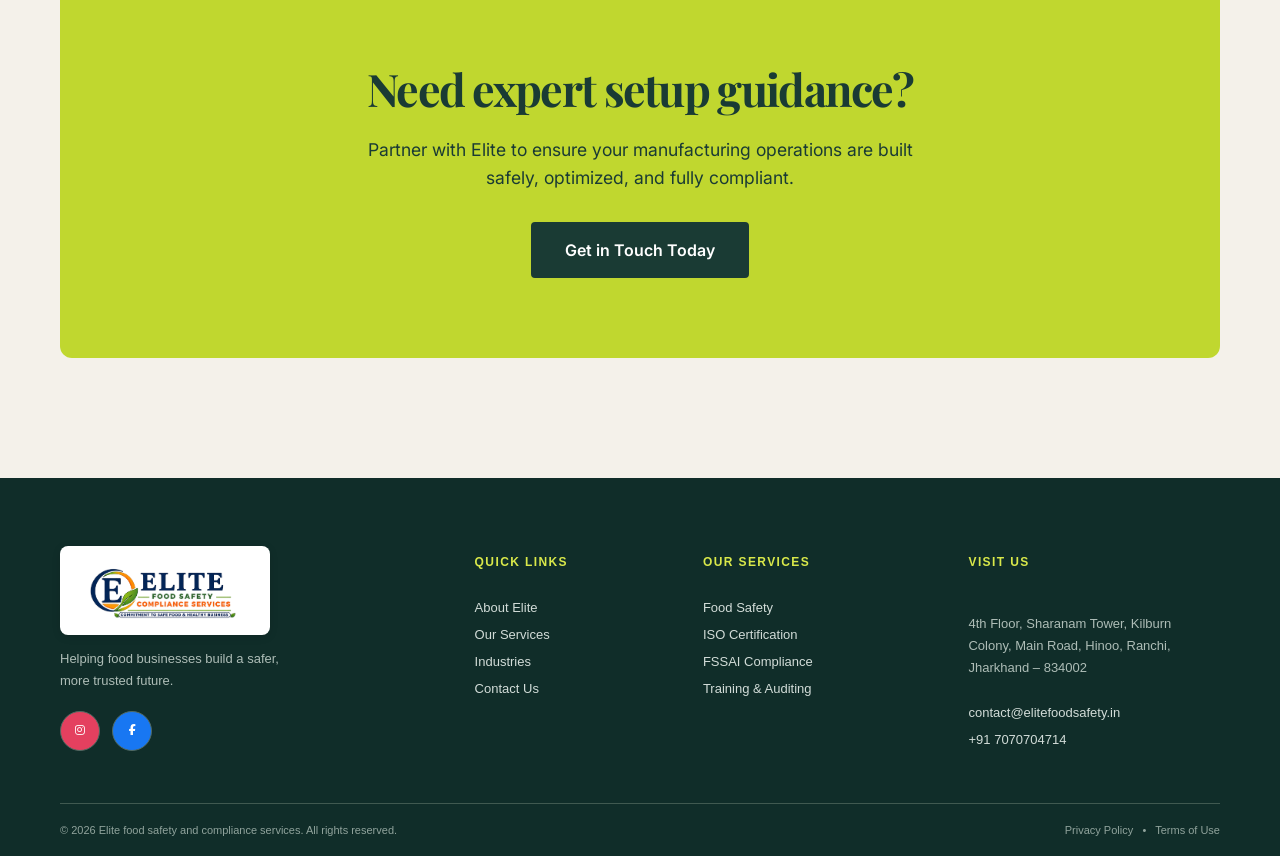
<file: services/consultancy.html>
<!DOCTYPE html>
<html lang="en">

<head>
    <meta charset="UTF-8">
    <meta name="viewport" content="width=device-width, initial-scale=1.0">
    <title>Food Manufacturing Compliance | Elite Food Safety</title>

    <!-- Existing global stylesheet -->
    <link rel="stylesheet" href="../style.css">

    <!-- Fonts -->
    <link rel="preconnect" href="https://fonts.googleapis.com">
    <link rel="preconnect" href="https://fonts.gstatic.com" crossorigin>
    <link rel="stylesheet" href="https://cdnjs.cloudflare.com/ajax/libs/font-awesome/6.7.2/css/all.min.css">
    <link
        href="https://fonts.googleapis.com/css2?family=Playfair+Display:ital,wght@0,600;0,700;1,600&family=Inter:wght@300;400;500;600&display=swap"
        rel="stylesheet">

    <!-- ISOLATED PAGE STYLES -->
    <style>
        :root {
            --efs-dark: #1A3B34;
            --efs-lime: #C0D72F;
            --efs-cream: #F4F1EA;
            --efs-white: #FFFFFF;
            --efs-text: #4A4A4A;
        }

        .efs-section {
            display: block !important;
            width: 100% !important;
            clear: both !important;
            float: none !important;
            flex: none !important;
            position: relative;
            box-sizing: border-box;
            padding: 80px 0;
        }

        .efs-container {
            max-width: 1200px !important;
            margin: 0 auto !important;
            padding: 0 20px !important;
            display: block !important;
            width: 100% !important;
            box-sizing: border-box;
            clear: both !important;
        }

        /* Reusable Typography & Buttons */
        .efs-eyebrow {
            display: inline-block;
            color: var(--efs-lime);
            text-transform: uppercase;
            letter-spacing: 2px;
            font-size: 0.85rem;
            font-weight: 600;
            margin-bottom: 20px;
            font-family: 'Inter', sans-serif;
        }

        .efs-heading {
            font-family: 'Playfair Display', serif;
            color: var(--efs-dark);
            font-size: 2.8rem;
            line-height: 1.2;
            margin-bottom: 20px;
        }

        .efs-paragraph {
            font-family: 'Inter', sans-serif;
            color: var(--efs-text);
            font-size: 1.1rem;
            line-height: 1.6;
            margin-bottom: 30px;
        }

        .efs-btn {
            display: inline-block;
            padding: 16px 32px;
            font-family: 'Inter', sans-serif;
            font-weight: 600;
            text-decoration: none;
            border-radius: 4px;
            transition: all 0.3s ease;
            cursor: pointer;
            text-align: center;
        }

        .efs-btn-primary {
            background-color: var(--efs-lime);
            color: var(--efs-dark);
            border: 2px solid var(--efs-lime);
        }

        .efs-btn-primary:hover {
            background-color: transparent;
        }

        .efs-btn-dark {
            background-color: var(--efs-dark);
            color: var(--efs-white);
            border: 2px solid var(--efs-dark);
        }

        .efs-btn-dark:hover {
            background-color: transparent;
            color: var(--efs-dark);
        }

        .efs-btn-outline {
            background-color: transparent;
            color: var(--efs-white);
            border: 2px solid var(--efs-white);
        }

        .efs-btn-outline:hover {
            background-color: var(--efs-white);
            color: var(--efs-dark);
        }

        /* Custom Header Override */
        .efs-header {
            background: var(--efs-white);
            padding: 15px 0;
            box-shadow: 0 2px 10px rgba(0, 0, 0, 0.05);
            position: relative;
            z-index: 100;
        }

        .efs-header-inner {
            display: flex !important;
            justify-content: space-between !important;
            align-items: center !important;
            flex-direction: row !important;
        }

        .efs-nav {
            display: flex !important;
            gap: 30px !important;
            align-items: center !important;
        }

        .efs-nav a {
            text-decoration: none;
            color: var(--efs-dark);
            font-weight: 500;
            font-family: 'Inter', sans-serif;
            transition: color 0.3s;
        }

        .efs-nav a:hover,
        .efs-nav a.active {
            color: var(--efs-lime);
        }

        /* Hero Section */
        .efs-hero {
            background-color: var(--efs-dark);
            color: var(--efs-white);
            padding: 100px 0;
        }

        .efs-hero-grid {
            display: grid !important;
            grid-template-columns: 1fr 1fr !important;
            gap: 60px !important;
            align-items: center !important;
        }

        .efs-hero h1 {
            font-size: 3.8rem;
            font-family: 'Playfair Display', serif;
            color: var(--efs-white);
            line-height: 1.1;
            margin-bottom: 25px;
        }

        .efs-hero .italic-highlight {
            font-style: italic;
            color: var(--efs-lime);
        }

        .efs-hero-img-wrap {
            position: relative;
            border-radius: 12px;
            overflow: hidden;
            box-shadow: 0 20px 40px rgba(0, 0, 0, 0.3);
            display: block !important;
            width: 100% !important;
        }

        .efs-hero-img-wrap img {
            width: 100% !important;
            height: auto !important;
            display: block !important;
            object-fit: cover;
        }

        /* Introduction */
        .efs-intro {
            background-color: var(--efs-cream);
        }

        .efs-intro-grid {
            display: grid !important;
            grid-template-columns: 1fr 1.2fr !important;
            gap: 50px !important;
            align-items: center !important;
        }

        .efs-intro-box {
            background: var(--efs-white);
            padding: 40px;
            border-radius: 8px;
            border-left: 4px solid var(--efs-dark);
            box-shadow: 0 10px 30px rgba(0, 0, 0, 0.05);
        }

        /* Services Grid (3 Columns for 9 items) */
        .efs-services {
            background-color: var(--efs-cream);
            padding-top: 80px;
        }

        .efs-services-grid {
            display: grid !important;
            grid-template-columns: repeat(3, 1fr) !important;
            gap: 30px !important;
            margin-top: 40px;
        }

        .efs-card {
            background: var(--efs-white);
            padding: 40px 30px;
            border-radius: 8px;
            box-shadow: 0 4px 15px rgba(0, 0, 0, 0.03);
            transition: all 0.3s ease;
            display: flex !important;
            flex-direction: column !important;
            border-top: 4px solid transparent;
            height: 100%;
        }

        .efs-card:hover {
            transform: translateY(-5px);
            box-shadow: 0 15px 30px rgba(0, 0, 0, 0.08);
            border-top: 4px solid var(--efs-lime);
        }

        .efs-card-dark {
            background: var(--efs-dark) !important;
            color: var(--efs-white) !important;
            border-top: 4px solid var(--efs-lime) !important;
        }

        .efs-icon-wrap {
            width: 50px;
            height: 50px;
            background: var(--efs-cream);
            border-radius: 50%;
            display: flex;
            align-items: center;
            justify-content: center;
            color: var(--efs-dark);
            margin-bottom: 20px;
            box-shadow: 0 4px 10px rgba(0,0,0,0.05);
        }

        .efs-card-dark .efs-icon-wrap {
            background: var(--efs-lime);
        }

        .efs-card h3 {
            font-family: 'Playfair Display', serif;
            font-size: 1.4rem;
            margin-bottom: 15px;
            color: var(--efs-dark);
        }

        .efs-card-dark h3 {
            color: var(--efs-white);
        }

        .efs-card p {
            color: var(--efs-text);
            font-family: 'Inter', sans-serif;
            font-size: 0.95rem;
            line-height: 1.6;
            margin-bottom: 20px;
            flex-grow: 1;
        }

        .efs-card-dark p {
            color: #d1d5d4;
        }

        .efs-list {
            list-style: none;
            padding: 0;
            margin: 0 0 30px 0;
            flex-grow: 1;
        }

        .efs-list li {
            position: relative;
            padding-left: 25px;
            margin-bottom: 10px;
            font-family: 'Inter', sans-serif;
            font-size: 0.9rem;
            color: var(--efs-text);
        }

        .efs-card-dark .efs-list li {
            color: #d1d5d4;
        }

        .efs-list li::before {
            content: '✓';
            position: absolute;
            left: 0;
            color: var(--efs-lime);
            font-weight: bold;
        }

        .efs-link {
            font-family: 'Inter', sans-serif;
            font-weight: 600;
            color: var(--efs-dark);
            text-decoration: none;
            margin-top: auto;
            display: inline-block;
        }

        .efs-card-dark .efs-link {
            color: var(--efs-lime);
        }

        .efs-link:hover {
            color: var(--efs-lime);
        }

        /* Why Choose Elite */
        .efs-premium {
            background-color: var(--efs-dark);
            color: var(--efs-white);
        }

        .efs-premium-grid {
            display: grid !important;
            grid-template-columns: 1fr 1.5fr !important;
            gap: 60px !important;
            align-items: center !important;
        }

        .efs-features {
            display: grid !important;
            grid-template-columns: repeat(3, 1fr) !important;
            gap: 30px !important;
        }

        .efs-feature-item {
            text-align: center;
        }

        .efs-feature-item h4 {
            font-family: 'Playfair Display', serif;
            font-size: 1.1rem;
            color: var(--efs-white);
            margin: 15px 0 10px 0;
            line-height: 1.4;
        }

        /* Timeline */
        .efs-timeline-wrapper {
            display: flex !important;
            justify-content: space-between !important;
            align-items: flex-start !important;
            position: relative;
            margin-top: 50px;
        }

        .efs-timeline-line {
            position: absolute;
            top: 35px;
            left: 5%;
            width: 90%;
            height: 2px;
            background: #e0e0e0;
            z-index: 1;
        }

        .efs-timeline-step {
            position: relative;
            z-index: 2;
            text-align: center;
            flex: 1;
            padding: 0 15px;
        }

        .efs-step-num {
            width: 70px;
            height: 70px;
            background: var(--efs-white);
            border: 2px solid var(--efs-dark);
            border-radius: 50%;
            display: flex;
            align-items: center;
            justify-content: center;
            font-family: 'Playfair Display', serif;
            font-size: 1.5rem;
            color: var(--efs-dark);
            margin: 0 auto 15px auto;
            transition: all 0.3s ease;
        }

        .efs-timeline-step:hover .efs-step-num {
            background: var(--efs-lime);
            border-color: var(--efs-lime);
        }

        .efs-timeline-step h4 {
            font-family: 'Inter', sans-serif;
            font-size: 1.1rem;
            color: var(--efs-dark);
            margin-bottom: 10px;
        }

        .efs-timeline-step p {
            font-family: 'Inter', sans-serif;
            font-size: 0.85rem;
            color: var(--efs-text);
            line-height: 1.5;
        }

        /* FAQ */
        .efs-faq-wrap {
            max-width: 800px;
            margin: 40px auto 0 auto;
        }

        .efs-faq-item {
            background: var(--efs-white);
            border: 1px solid #e0e0e0;
            margin-bottom: 15px;
            border-radius: 4px;
        }

        .efs-faq-q {
            padding: 20px 25px;
            cursor: pointer;
            display: flex;
            justify-content: space-between;
            align-items: center;
            font-family: 'Inter', sans-serif;
            font-weight: 600;
            color: var(--efs-dark);
            font-size: 1.1rem;
        }

        .efs-faq-a {
            padding: 0 25px 20px 25px;
            color: var(--efs-text);
            font-family: 'Inter', sans-serif;
            line-height: 1.6;
            display: none;
        }

        /* CTA */
        .efs-cta-wrap {
            background-color: var(--efs-lime);
            padding: 80px 40px;
            border-radius: 12px;
            text-align: center;
            margin-bottom: 40px;
        }

        /* Footer Override */
        .efs-footer {
            background-color: var(--efs-dark);
            color: var(--efs-white);
            padding: 60px 0 20px 0;
            display: block !important;
            width: 100% !important;
            clear: both !important;
        }

        .efs-footer-grid {
            display: grid !important;
            grid-template-columns: 1.5fr 1fr 1fr 1fr !important;
            gap: 40px !important;
            border-bottom: 1px solid rgba(255, 255, 255, 0.1);
            padding-bottom: 40px;
            margin-bottom: 20px;
        }

        /* Responsive Fixes */
        @media (max-width: 992px) {
            .efs-hero-grid,
            .efs-intro-grid,
            .efs-premium-grid {
                grid-template-columns: 1fr !important;
            }

            .efs-services-grid {
                grid-template-columns: repeat(2, 1fr) !important;
            }

            .efs-features {
                grid-template-columns: repeat(2, 1fr) !important;
            }

            .efs-timeline-wrapper {
                flex-direction: column !important;
            }

            .efs-timeline-line {
                display: none !important;
            }

            .efs-timeline-step {
                display: flex;
                align-items: flex-start;
                text-align: left;
                width: 100%;
                margin-bottom: 25px;
            }

            .efs-step-num {
                margin: 0 20px 0 0;
                flex-shrink: 0;
            }

            .efs-footer-grid {
                grid-template-columns: 1fr 1fr !important;
            }
        }

        @media (max-width: 768px) {
            .efs-services-grid {
                grid-template-columns: 1fr !important;
            }

            .efs-features {
                grid-template-columns: 1fr !important;
                text-align: left;
            }
            .efs-feature-item {
                text-align: left;
                display: flex;
                align-items: center;
                gap: 15px;
            }
            .efs-feature-item h4 {
                margin: 0;
            }

            .efs-footer-grid {
                grid-template-columns: 1fr !important;
            }

            .efs-header-inner {
                flex-direction: column !important;
                gap: 20px !important;
            }

            .efs-nav {
                flex-wrap: wrap !important;
                justify-content: center !important;
            }
        }
    </style>
</head>

<body>

    <header class="header" id="home">
        <div class="container nav-wrap">
            <a class="brand elite-brand" href="../index.html#home" aria-label="Elite Food Safety and Compliance Services home"><img
                    src="../assets/elite-logo-new.png" alt="Elite Food Safety and Compliance Services" /></a>
            <button class="menu-toggle" aria-label="Open menu" aria-expanded="false"><i></i><i></i><i></i></button>
            <nav class="nav"><a
                    class="nav-cta" href="../index.html#contact">Get a Consultation <b>→</b></a></nav>
        </div>
    </header>


    <!-- Hero Section -->
    <section class="efs-section efs-hero">
        <div class="efs-container efs-hero-grid">
            <div>
                <span class="efs-eyebrow">Expert Guidance • Smart Solutions • Total Compliance</span>
                <h1>Food Manufacturing <br><span class="italic-highlight">Compliance.</span></h1>
                <p class="efs-paragraph" style="color: #d1d5d4;">We help food manufacturers build safe, compliant and sustainable operations with our end-to-end setup, planning, and documentation support services.</p>
                <div style="display: flex; gap: 20px; flex-wrap: wrap;">
                    <a href="#services" class="efs-btn efs-btn-primary">Explore Services</a>
                </div>
            </div>
            <div class="efs-hero-img-wrap">
                <!-- Replace with an appropriate manufacturing/factory image -->
                <img src="../assets/counsultency_hero.png" alt="Food Manufacturing Plant Equipment">
            </div>
        </div>
    </section>

    <!-- Introduction Section -->
    <section class="efs-section efs-intro">
        <div class="efs-container">
            <div class="efs-intro-grid">
                <div>
                    <span class="efs-eyebrow" style="color: var(--efs-dark);">Seamless Setup</span>
                    <h2 class="efs-heading">Build it right from the ground up.</h2>
                    <p class="efs-paragraph">Setting up a food manufacturing facility requires strict adherence to regulatory standards long before production begins. From facility layout and machinery selection to label verification and HACCP planning, every detail matters.</p>
                    <p class="efs-paragraph">Our experts partner with you to ensure your plant is designed for efficiency and compliance, preventing costly rework and regulatory bottlenecks down the line.</p>
                </div>
                <div class="efs-intro-box">
                    <h3
                        style="font-family: 'Playfair Display', serif; color: var(--efs-dark); font-size: 1.5rem; margin-bottom: 20px;">
                        Why Partner With Us?</h3>
                    <ul style="list-style: none; padding: 0; margin: 0; font-family: 'Inter', sans-serif; color: var(--efs-text); line-height: 1.8;">
                        <li style="position:relative; padding-left:25px; margin-bottom:10px;"><span style="position:absolute; left:0; color:var(--efs-lime); font-weight:bold;">✓</span> Avoid expensive structural modifications later.</li>
                        <li style="position:relative; padding-left:25px; margin-bottom:10px;"><span style="position:absolute; left:0; color:var(--efs-lime); font-weight:bold;">✓</span> Ensure hygienic, regulatory-compliant workflows.</li>
                        <li style="position:relative; padding-left:25px; margin-bottom:10px;"><span style="position:absolute; left:0; color:var(--efs-lime); font-weight:bold;">✓</span> Fast-track your product approvals and licenses.</li>
                        <li style="position:relative; padding-left:25px; margin-bottom:10px;"><span style="position:absolute; left:0; color:var(--efs-lime); font-weight:bold;">✓</span> Maintain impeccable records for seamless audits.</li>
                    </ul>
                </div>
            </div>
        </div>
    </section>

    <!-- Services Grid (9 Cards) -->
    <section id="services" class="efs-section efs-services">
        <div class="efs-container">
            <div style="text-align: center; max-width: 800px; margin: 0 auto;">
                <h2 class="efs-heading">Our Manufacturing Compliance Services</h2>
                <p class="efs-paragraph">From new factory setups to complex regulatory documentation, we provide comprehensive support for food processors.</p>
            </div>

            <div class="efs-services-grid">
                <!-- 1. Factory Layout Preparation -->
                <div class="efs-card">
                    <div class="efs-icon-wrap">
                        <i class="fa-solid fa-map-location-dot" style="font-size: 1.5rem;"></i>
                    </div>
                    <h3>1. Factory Layout Preparation</h3>
                    <p>Design regulatory-compliant facility layouts that ensure hygienic workflows and prevent cross-contamination.</p>
                    <ul class="efs-list">
                        <li>FSSAI compliant structural design</li>
                        <li>Workflow optimization</li>
                        <li>Zoning for raw & finished goods</li>
                    </ul>
                    <a href="../contact.html" class="efs-link">Get Details →</a>
                </div>

                <!-- 2. Food Processing Unit Setup -->
                <div class="efs-card efs-card-dark">
                    <div class="efs-icon-wrap">
                        <i class="fa-solid fa-industry" style="font-size: 1.5rem;"></i>
                    </div>
                    <h3>2. Food Processing Unit Setup</h3>
                    <p>End-to-end consultancy for establishing a new food plant, ensuring a smooth transition from concept to production.</p>
                    <ul class="efs-list">
                        <li>Feasibility and planning</li>
                        <li>Regulatory clearances</li>
                        <li>Operational readiness</li>
                    </ul>
                    <a href="../contact.html" class="efs-link">Get Details →</a>
                </div>

                <!-- 3. Machinery Planning & Selection -->
                <div class="efs-card">
                    <div class="efs-icon-wrap">
                        <i class="fa-solid fa-gears" style="font-size: 1.5rem;"></i>
                    </div>
                    <h3>3. Machinery Planning & Selection</h3>
                    <p>Expert guidance on procuring the right food-grade equipment that aligns with safety standards and capacity needs.</p>
                    <ul class="efs-list">
                        <li>Food-grade material verification</li>
                        <li>Capacity and efficiency analysis</li>
                        <li>Vendor evaluation support</li>
                    </ul>
                    <a href="../contact.html" class="efs-link">Get Details →</a>
                </div>

                <!-- 4. Food Product Label Compliance -->
                <div class="efs-card">
                    <div class="efs-icon-wrap">
                        <i class="fa-solid fa-tags" style="font-size: 1.5rem;"></i>
                    </div>
                    <h3>4. Food Product Label Compliance</h3>
                    <p>Ensure your packaging artwork meets all FSSAI and legal metrology requirements before going to print.</p>
                    <ul class="efs-list">
                        <li>Mandatory declarations review</li>
                        <li>Ingredient list formatting</li>
                        <li>Allergen warning compliance</li>
                    </ul>
                    <a href="../contact.html" class="efs-link">Get Details →</a>
                </div>

                <!-- 5. Nutritional Information Verification -->
                <div class="efs-card efs-card-dark">
                    <div class="efs-icon-wrap">
                        <i class="fa-solid fa-flask" style="font-size: 1.5rem;"></i>
                    </div>
                    <h3>5. Nutritional Information Verification</h3>
                    <p>Accurate calculation and verification of nutritional facts panels to ensure truthful consumer communication.</p>
                    <ul class="efs-list">
                        <li>Calorie & macronutrient checks</li>
                        <li>Lab report cross-verification</li>
                        <li>Format compliance</li>
                    </ul>
                    <a href="../contact.html" class="efs-link">Get Details →</a>
                </div>

                <!-- 6. Product Approval Guidance -->
                <div class="efs-card">
                    <div class="efs-icon-wrap">
                        <i class="fa-solid fa-stamp" style="font-size: 1.5rem;"></i>
                    </div>
                    <h3>6. Product Approval Guidance</h3>
                    <p>Specialized assistance for non-specified or novel foods requiring prior approval from central authorities.</p>
                    <ul class="efs-list">
                        <li>Dossier preparation</li>
                        <li>Safety & efficacy documentation</li>
                        <li>FSSAI liaison support</li>
                    </ul>
                    <a href="../contact.html" class="efs-link">Get Details →</a>
                </div>

                <!-- 7. HACCP Plan Preparation -->
                <div class="efs-card">
                    <div class="efs-icon-wrap">
                        <i class="fa-solid fa-shield-virus" style="font-size: 1.5rem;"></i>
                    </div>
                    <h3>7. HACCP Plan Preparation</h3>
                    <p>Development of robust Hazard Analysis Critical Control Point plans tailored to your specific manufacturing processes.</p>
                    <ul class="efs-list">
                        <li>Hazard identification</li>
                        <li>CCP determination</li>
                        <li>Monitoring & corrective actions</li>
                    </ul>
                    <a href="../contact.html" class="efs-link">Get Details →</a>
                </div>

                <!-- 8. SOP Preparation -->
                <div class="efs-card efs-card-dark">
                    <div class="efs-icon-wrap">
                        <i class="fa-solid fa-file-contract" style="font-size: 1.5rem;"></i>
                    </div>
                    <h3>8. SOP Preparation</h3>
                    <p>Drafting precise Standard Operating Procedures for hygiene, sanitation, and daily plant operations.</p>
                    <ul class="efs-list">
                        <li>Cleaning & sanitation (SSOPs)</li>
                        <li>Personnel hygiene policies</li>
                        <li>Equipment handling procedures</li>
                    </ul>
                    <a href="../contact.html" class="efs-link">Get Details →</a>
                </div>

                <!-- 9. Compliance Documentation & Record Keeping -->
                <div class="efs-card">
                    <div class="efs-icon-wrap">
                        <i class="fa-solid fa-folder-open" style="font-size: 1.5rem;"></i>
                    </div>
                    <h3>9. Compliance Documentation</h3>
                    <p>Setup of comprehensive record-keeping systems required by inspectors during routine and surprise audits.</p>
                    <ul class="efs-list">
                        <li>Logbooks and forms creation</li>
                        <li>Traceability system setup</li>
                        <li>Recall protocol documentation</li>
                    </ul>
                    <a href="../contact.html" class="efs-link">Get Details →</a>
                </div>
            </div>
        </div>
    </section>

    <!-- Why Choose Elite? (6 items) -->
    <section class="efs-section efs-premium">
        <div class="efs-container efs-premium-grid">
            <div>
                <h2 class="efs-heading" style="color: var(--efs-white);">Why Choose <br><span style="color: var(--efs-lime); font-style: italic;">Elite?</span></h2>
                <p class="efs-paragraph" style="color: #d1d5d4;">Your partner in food safety, quality, and compliance. We deliver tailored strategies to protect and elevate your manufacturing operations.</p>
                <a href="../contact.html" class="efs-btn efs-btn-primary">Contact Us Today!</a>
            </div>
            
            <div class="efs-features">
                <div class="efs-feature-item">
                    <i class="fa-solid fa-user-tie" style="color: var(--efs-lime); font-size: 2rem;"></i>
                    <h4>Expert Professionals</h4>
                </div>
                <div class="efs-feature-item">
                    <i class="fa-solid fa-puzzle-piece" style="color: var(--efs-lime); font-size: 2rem;"></i>
                    <h4>Customized Solutions</h4>
                </div>
                <div class="efs-feature-item">
                    <i class="fa-solid fa-certificate" style="color: var(--efs-lime); font-size: 2rem;"></i>
                    <h4>100% Compliance Assurance</h4>
                </div>
                <div class="efs-feature-item">
                    <i class="fa-solid fa-stopwatch" style="color: var(--efs-lime); font-size: 2rem;"></i>
                    <h4>Timely Support & Quick Turnaround</h4>
                </div>
                <div class="efs-feature-item">
                    <i class="fa-solid fa-chart-line" style="color: var(--efs-lime); font-size: 2rem;"></i>
                    <h4>Cost Effective & Reliable Services</h4>
                </div>
                <div class="efs-feature-item">
                    <i class="fa-solid fa-people-arrows" style="color: var(--efs-lime); font-size: 2rem;"></i>
                    <h4>End-to-End Support</h4>
                </div>
            </div>
        </div>
    </section>

    <!-- Timeline (Consultancy Process) -->
    <section class="efs-section" style="background-color: #ffffff;">
        <div class="efs-container">
            <div style="text-align: center; max-width: 600px; margin: 0 auto;">
                <h2 class="efs-heading">Our Setup Approach.</h2>
                <p class="efs-paragraph">A systematic method to ensure your manufacturing operations are optimized, safe, and fully compliant.</p>
            </div>

            <div class="efs-timeline-wrapper">
                <div class="efs-timeline-line"></div>

                <div class="efs-timeline-step">
                    <div class="efs-step-num">1</div>
                    <div>
                        <h4>Identify & Evaluate</h4>
                        <p>We analyze your product type and production scale to determine layout and machinery needs.</p>
                    </div>
                </div>
                <div class="efs-timeline-step">
                    <div class="efs-step-num">2</div>
                    <div>
                        <h4>Strategy & Planning</h4>
                        <p>Developing compliant blueprints, equipment lists, and a regulatory clearance roadmap.</p>
                    </div>
                </div>
                <div class="efs-timeline-step">
                    <div class="efs-step-num">3</div>
                    <div>
                        <h4>Documentation</h4>
                        <p>Drafting robust HACCP plans, SOPs, and packaging labels for strict compliance.</p>
                    </div>
                </div>
                <div class="efs-timeline-step">
                    <div class="efs-step-num">4</div>
                    <div>
                        <h4>Implementation</h4>
                        <p>Executing the planned systems, providing hands-on setup support and personnel training.</p>
                    </div>
                </div>
                <div class="efs-timeline-step">
                    <div class="efs-step-num">5</div>
                    <div>
                        <h4>Audit & Control</h4>
                        <p>Conducting pre-operational checks to ensure you are ready for government inspections.</p>
                    </div>
                </div>
            </div>
        </div>
    </section>

    <!-- FAQ -->
    <section class="efs-section" style="background-color: var(--efs-cream);">
        <div class="efs-container">
            <div style="text-align: center; max-width: 600px; margin: 0 auto;">
                <h2 class="efs-heading">Frequently Asked Questions</h2>
                <p class="efs-paragraph">Common questions about manufacturing compliance and factory setup.</p>
            </div>

            <div class="efs-faq-wrap">
                <div class="efs-faq-item">
                    <div class="efs-faq-q" onclick="toggleFaq(this)">
                        Do you help with end-to-end factory setups?
                        <span style="color: var(--efs-lime); font-size: 1.5rem;">+</span>
                    </div>
                    <div class="efs-faq-a">Yes! Our Food Processing Unit Setup Consultancy covers everything from initial plant layout design and machinery selection to final documentation and securing required licenses.</div>
                </div>
                <div class="efs-faq-item">
                    <div class="efs-faq-q" onclick="toggleFaq(this)">
                        What does your Documentation Support include?
                        <span style="color: var(--efs-lime); font-size: 1.5rem;">+</span>
                    </div>
                    <div class="efs-faq-a">We prepare customized SOPs (Standard Operating Procedures), compliance policies, HACCP plans, operational manuals, and record formats essential for maintaining a safe manufacturing facility.</div>
                </div>
                <div class="efs-faq-item">
                    <div class="efs-faq-q" onclick="toggleFaq(this)">
                        Why is label compliance so important?
                        <span style="color: var(--efs-lime); font-size: 1.5rem;">+</span>
                    </div>
                    <div class="efs-faq-a">Non-compliant labels are one of the leading causes of product recalls and FSSAI penalties. We ensure your labels have all mandatory declarations, correct nutritional info, and proper allergen warnings before you print.</div>
                </div>
                <div class="efs-faq-item">
                    <div class="efs-faq-q" onclick="toggleFaq(this)">
                        Can you help us get a novel food product approved?
                        <span style="color: var(--efs-lime); font-size: 1.5rem;">+</span>
                    </div>
                    <div class="efs-faq-a">Yes. We provide complete Product Approval Guidance, helping you prepare the necessary dossiers and safety data to get non-specified ingredients or novel foods approved by central authorities.</div>
                </div>
            </div>
        </div>
    </section>

    <!-- CTA -->
    <section class="efs-section" style="padding-top: 20px; background-color: var(--efs-cream);">
        <div class="efs-container">
            <div class="efs-cta-wrap">
                <h2 class="efs-heading">Need expert setup guidance?</h2>
                <p class="efs-paragraph" style="color: var(--efs-dark); max-width: 600px; margin: 0 auto 30px auto;">Partner with Elite to ensure your manufacturing operations are built safely, optimized, and fully compliant.</p>
                <a href="../index.html#contact" class="efs-btn efs-btn-dark">Get in Touch Today</a>
            </div>
        </div>
    </section>

    <footer>
        <div class="container footer-grid">
            <div>
                <a class="brand elite-brand" href="#home"
                    aria-label="Elite Food Safety and Compliance Services home"><img src="../assets/elite-logo-new.png"
                        alt="Elite Food Safety and Compliance Services" /></a>
                <p>Helping food businesses build a safer, more trusted future.</p>
                <div class="socials">
                    <a href="https://www.instagram.com/elitefoodsafetyandcompliance/" target="_blank"
                        rel="noopener noreferrer" aria-label="Instagram">
                        <i class="fa-brands fa-instagram"></i>
                    </a>

                    <a href="https://www.facebook.com/elitefoodsafetyandcompliance" target="_blank"
                        rel="noopener noreferrer" aria-label="Facebook">
                        <i class="fa-brands fa-facebook-f"></i>
                    </a>
                </div>
            </div>
            <div>
                <h4>Quick Links</h4><a href="#about">About Elite</a><a href="#services">Our Services</a><a
                    href="#industries">Industries</a><a href="#contact">Contact Us</a>
            </div>
            <div>
                <h4>Our Services</h4><a href="#services">Food Safety</a><a href="#services">ISO Certification</a><a
                    href="#services">FSSAI Compliance</a><a href="#services">Training & Auditing</a>
            </div>
            <div>
                <h4>Visit us</h4>
                <p>4th Floor, Sharanam Tower, Kilburn Colony, Main Road, Hinoo, Ranchi, Jharkhand – 834002 </p><a
                    href="mailto:contact@elitefoodsafety.in">contact@elitefoodsafety.in</a><a
                    href="tel:+917070704714">+91
                    7070704714</a>
            </div>
        </div>
        <div class="container copyright"><span>© 2026 Elite food safety and compliance services. All rights
                reserved.</span><span>Privacy Policy   •
                  Terms of Use</span></div>
    </footer>
    <a class="whatsapp" href="https://wa.me/917070704714" aria-label="Chat on WhatsApp" target="_blank"
        rel="noopener">☏<span>WhatsApp us</span></a>

    <!-- Existing Script -->
    <script src="../script.js"></script>

    <!-- Local script for FAQ -->
    <script>
        function toggleFaq(el) {
            const answer = el.nextElementSibling;
            const icon = el.querySelector('span');
            if (answer.style.display === "block") {
                answer.style.display = "none";
                icon.innerHTML = "+";
            } else {
                answer.style.display = "block";
                icon.innerHTML = "-";
            }
        }
    </script>
</body>

</html>
</file>
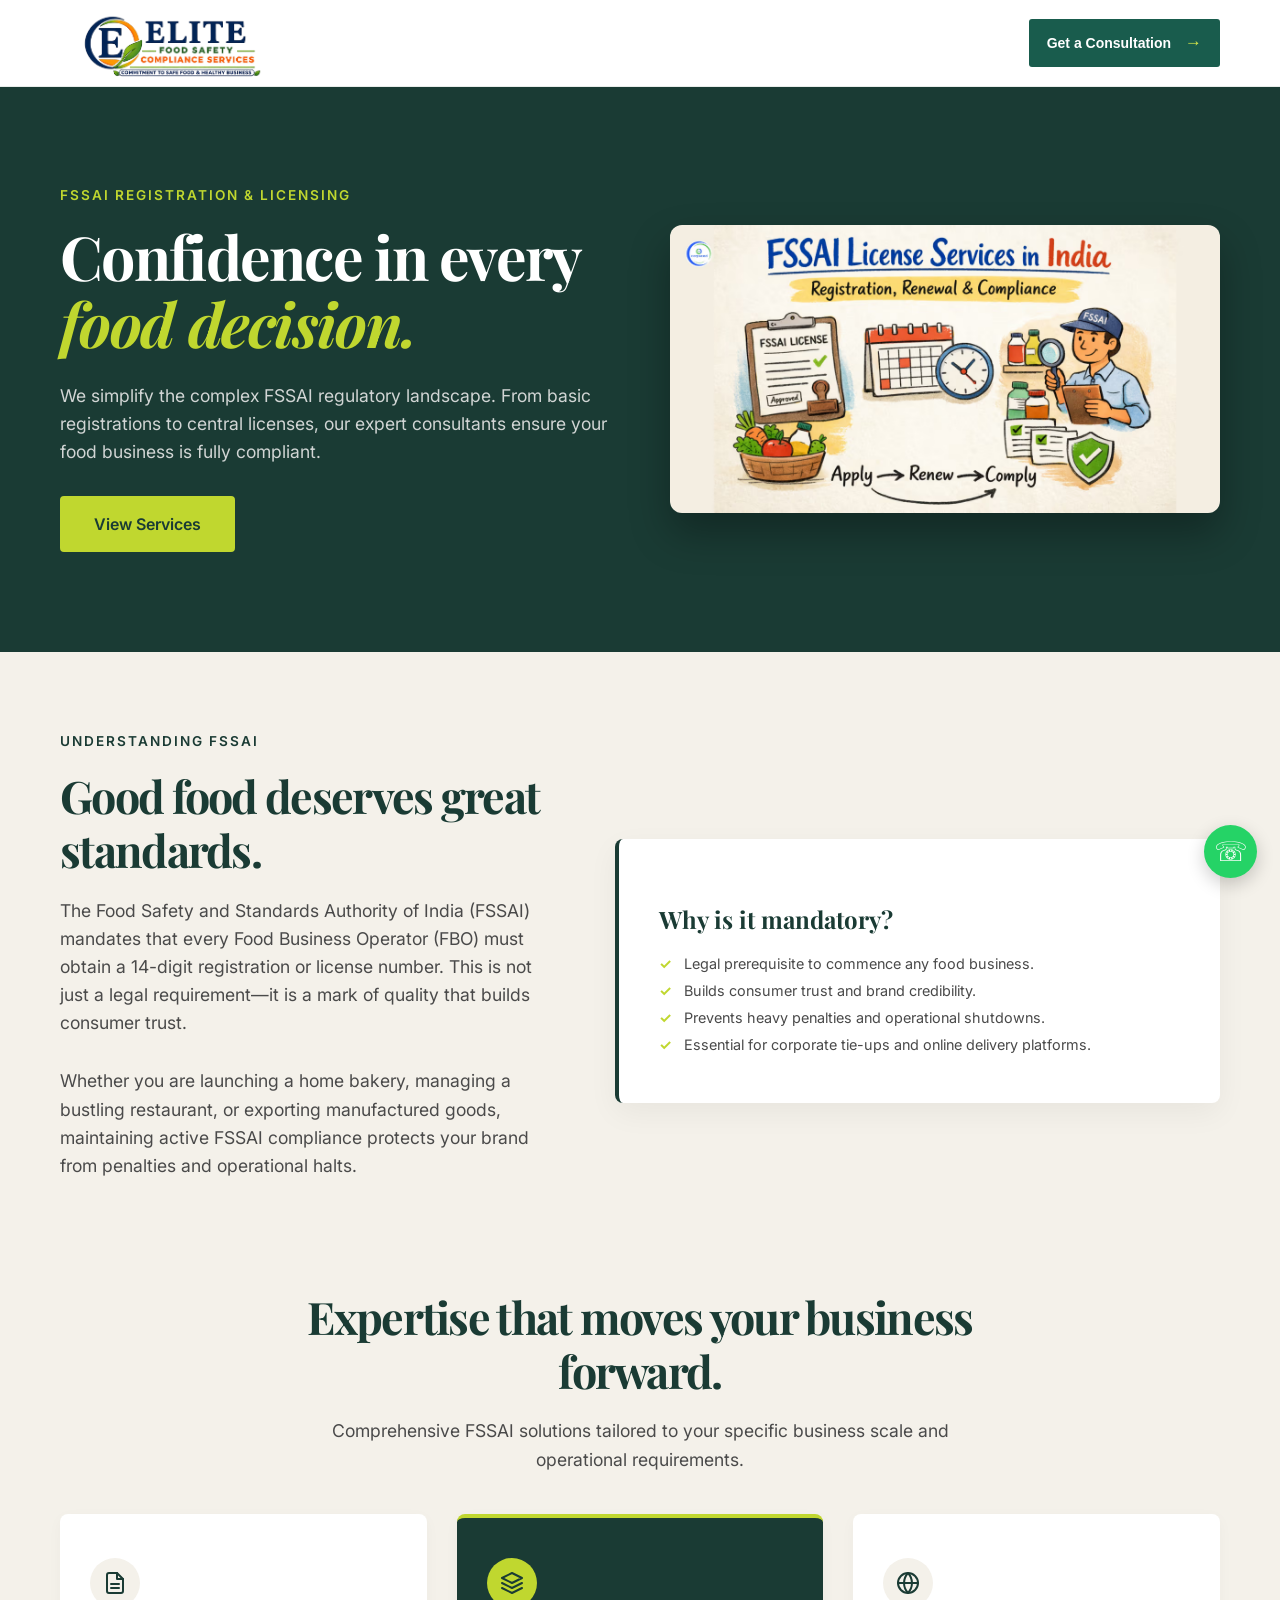
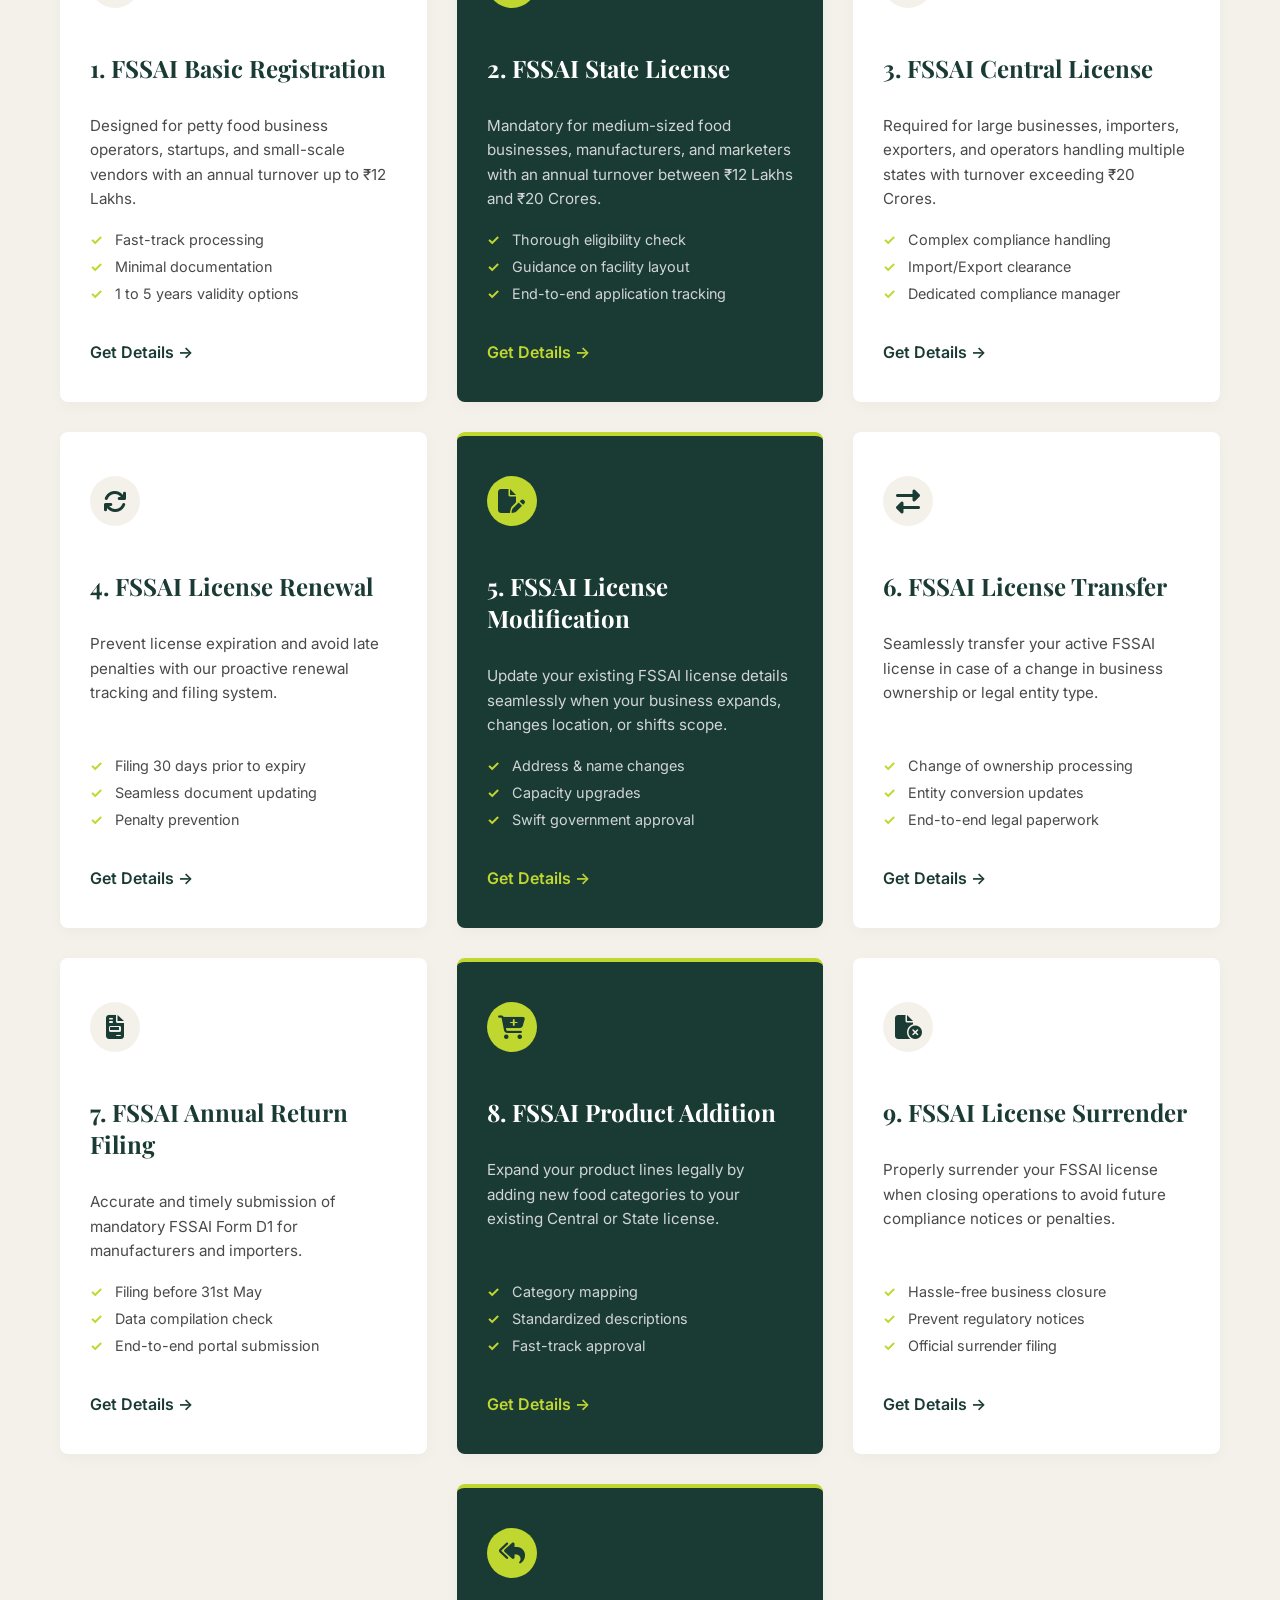
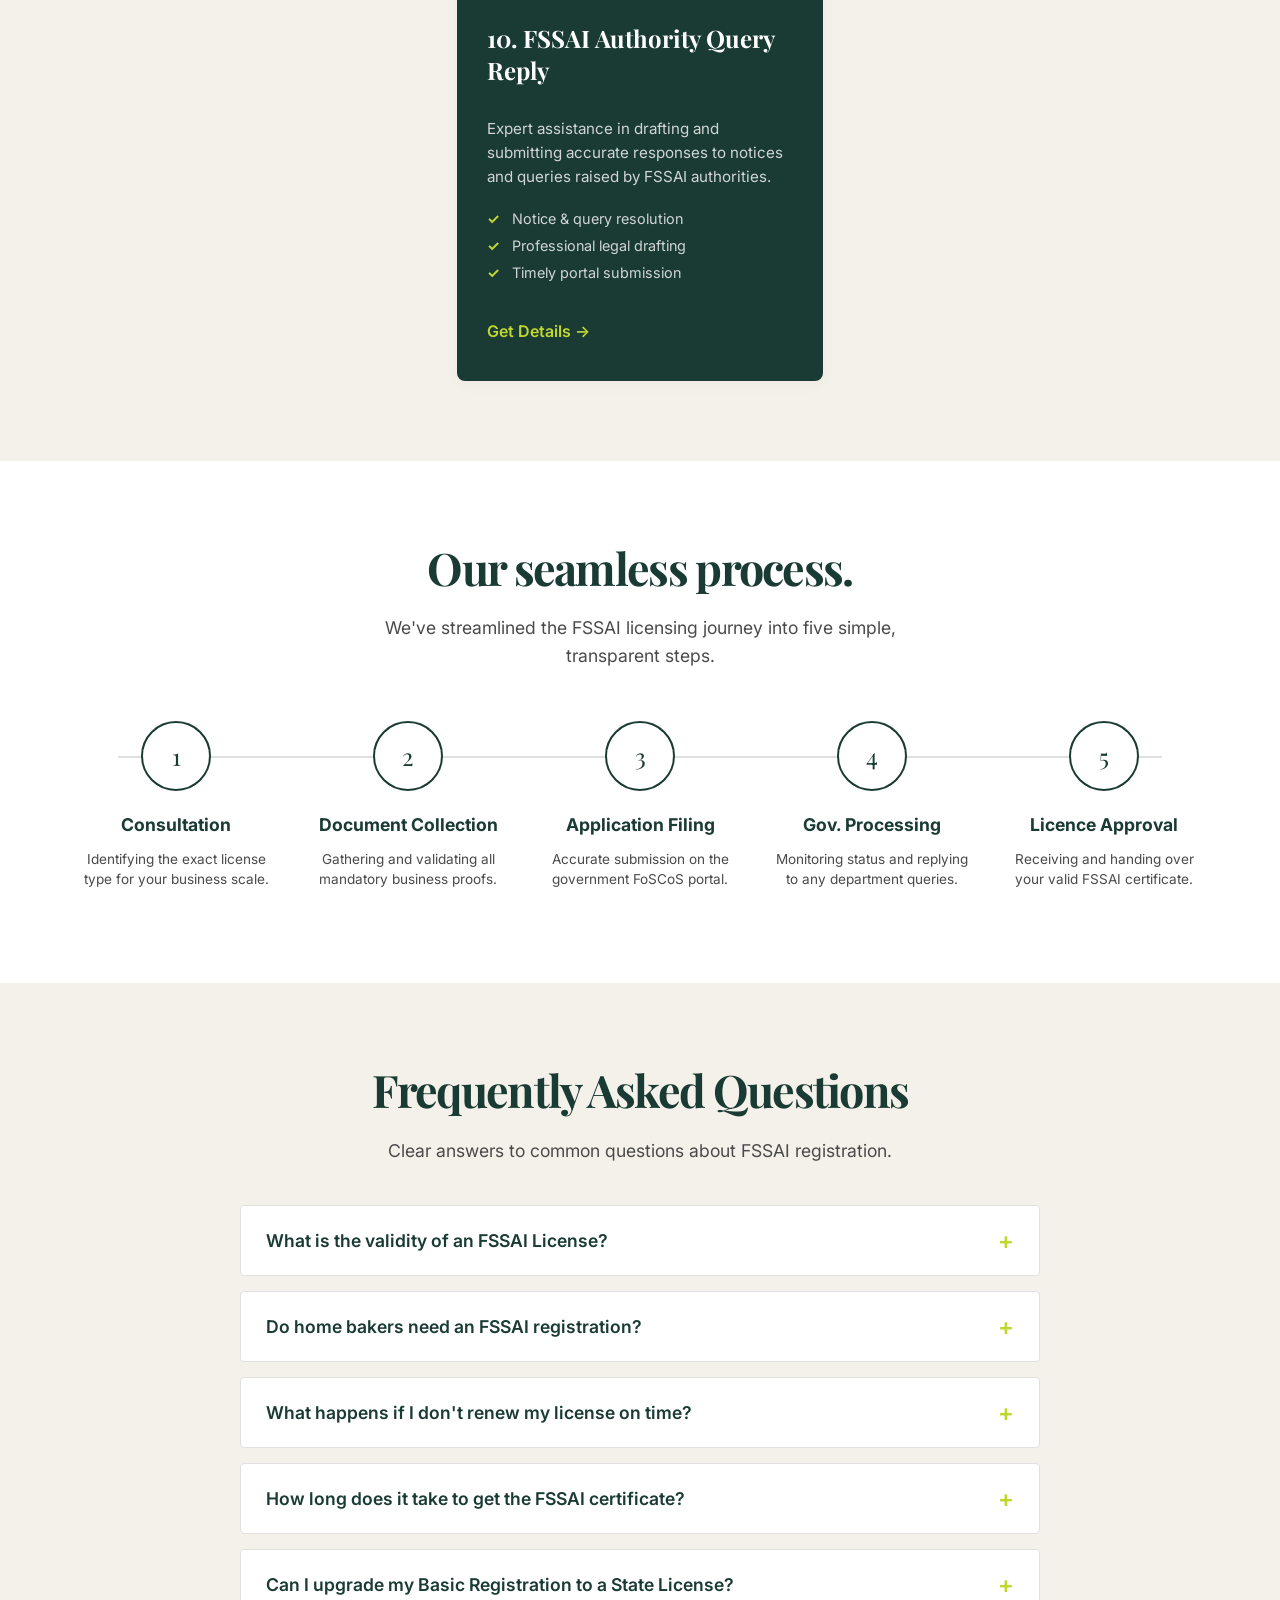
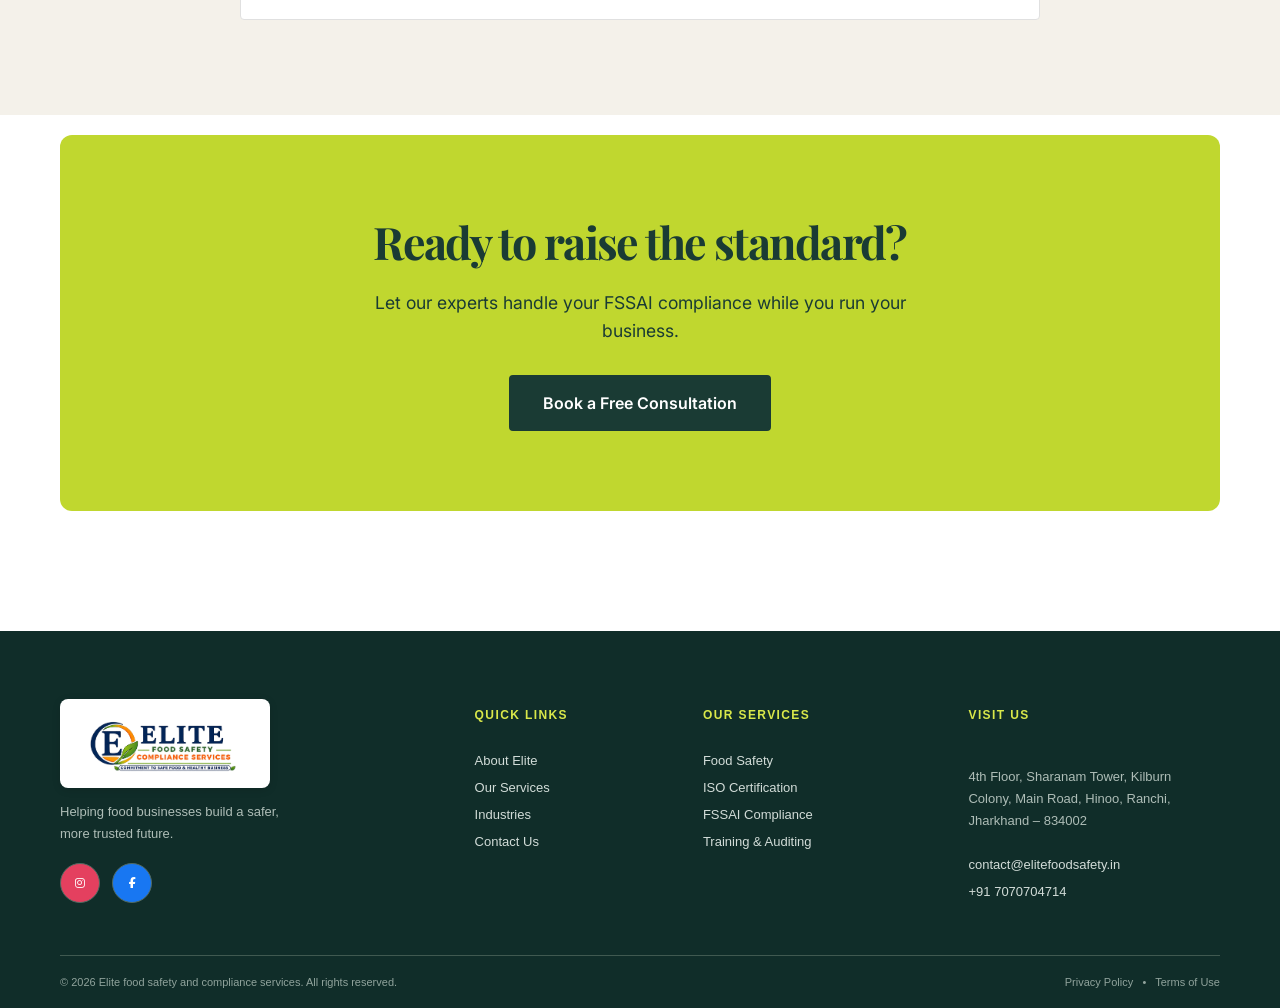
<file: services/fssai-license.html>
<!DOCTYPE html>
<html lang="en">

<head>
    <meta charset="UTF-8">
    <meta name="viewport" content="width=device-width, initial-scale=1.0">
    <title>FSSAI License Registration & Compliance | Elite Food Safety</title>

    <!-- Existing global stylesheet -->
    <link rel="stylesheet" href="../style.css">

    <!-- Fonts -->
    <link rel="preconnect" href="https://fonts.googleapis.com">
    <link rel="preconnect" href="https://fonts.gstatic.com" crossorigin>
    <link rel="stylesheet" href="https://cdnjs.cloudflare.com/ajax/libs/font-awesome/6.7.2/css/all.min.css">
    <link
        href="https://fonts.googleapis.com/css2?family=Playfair+Display:ital,wght@0,600;0,700;1,600&family=Inter:wght@300;400;500;600&display=swap"
        rel="stylesheet">

    <!-- ISOLATED PAGE STYLES -->
    <style>
        /* 
         * Hard Resets & Isolation:
         * These classes are uniquely prefixed with 'efs-' and use !important on structural 
         * properties to prevent global style.css from breaking the layout again.
         */

        :root {
            --efs-dark: #1A3B34;
            --efs-lime: #C0D72F;
            --efs-cream: #F4F1EA;
            --efs-white: #FFFFFF;
            --efs-text: #4A4A4A;
        }

        .efs-section {
            display: block !important;
            width: 100% !important;
            clear: both !important;
            float: none !important;
            flex: none !important;
            position: relative;
            box-sizing: border-box;
            padding: 80px 0;
        }

        .efs-container {
            max-width: 1200px !important;
            margin: 0 auto !important;
            padding: 0 20px !important;
            display: block !important;
            width: 100% !important;
            box-sizing: border-box;
            clear: both !important;
        }

        /* Reusable Typography & Buttons */
        .efs-eyebrow {
            display: inline-block;
            color: var(--efs-lime);
            text-transform: uppercase;
            letter-spacing: 2px;
            font-size: 0.85rem;
            font-weight: 600;
            margin-bottom: 20px;
            font-family: 'Inter', sans-serif;
        }

        .efs-heading {
            font-family: 'Playfair Display', serif;
            color: var(--efs-dark);
            font-size: 2.8rem;
            line-height: 1.2;
            margin-bottom: 20px;
        }

        .efs-paragraph {
            font-family: 'Inter', sans-serif;
            color: var(--efs-text);
            font-size: 1.1rem;
            line-height: 1.6;
            margin-bottom: 30px;
        }

        .efs-btn {
            display: inline-block;
            padding: 16px 32px;
            font-family: 'Inter', sans-serif;
            font-weight: 600;
            text-decoration: none;
            border-radius: 4px;
            /* Matching homepage button style */
            transition: all 0.3s ease;
            cursor: pointer;
            text-align: center;
        }

        .efs-btn-primary {
            background-color: var(--efs-lime);
            color: var(--efs-dark);
            border: 2px solid var(--efs-lime);
        }

        .efs-btn-primary:hover {
            background-color: transparent;
        }

        .efs-btn-dark {
            background-color: var(--efs-dark);
            color: var(--efs-white);
            border: 2px solid var(--efs-dark);
        }

        .efs-btn-dark:hover {
            background-color: transparent;
            color: var(--efs-dark);
        }

        .efs-btn-outline {
            background-color: transparent;
            color: var(--efs-white);
            border: 2px solid var(--efs-white);
        }

        .efs-btn-outline:hover {
            background-color: var(--efs-white);
            color: var(--efs-dark);
        }

        /* Custom Header Override */
        .efs-header {
            background: var(--efs-white);
            padding: 15px 0;
            box-shadow: 0 2px 10px rgba(0, 0, 0, 0.05);
            position: relative;
            z-index: 100;
        }

        .efs-header-inner {
            display: flex !important;
            justify-content: space-between !important;
            align-items: center !important;
            flex-direction: row !important;
        }

        .efs-nav {
            display: flex !important;
            gap: 30px !important;
            align-items: center !important;
        }

        .efs-nav a {
            text-decoration: none;
            color: var(--efs-dark);
            font-weight: 500;
            font-family: 'Inter', sans-serif;
            transition: color 0.3s;
        }

        .efs-nav a:hover,
        .efs-nav a.active {
            color: var(--efs-lime);
        }

        /* Hero Section */
        .efs-hero {
            background-color: var(--efs-dark);
            color: var(--efs-white);
            padding: 100px 0;
        }

        .efs-hero-grid {
            display: grid !important;
            grid-template-columns: 1fr 1fr !important;
            gap: 60px !important;
            align-items: center !important;
        }

        .efs-hero h1 {
            font-size: 3.8rem;
            font-family: 'Playfair Display', serif;
            color: var(--efs-white);
            line-height: 1.1;
            margin-bottom: 25px;
        }

        .efs-hero .italic-highlight {
            font-style: italic;
            color: var(--efs-lime);
        }

        .efs-hero-img-wrap {
            position: relative;
            border-radius: 12px;
            overflow: hidden;
            box-shadow: 0 20px 40px rgba(0, 0, 0, 0.3);
            display: block !important;
            width: 100% !important;
        }

        .efs-hero-img-wrap img {
            width: 100% !important;
            height: auto !important;
            display: block !important;
            object-fit: cover;
        }

        /* Introduction */
        .efs-intro {
            background-color: var(--efs-cream);
        }

        .efs-intro-grid {
            display: grid !important;
            grid-template-columns: 1fr 1.2fr !important;
            gap: 50px !important;
            align-items: center !important;
        }

        .efs-intro-box {
            background: var(--efs-white);
            padding: 40px;
            border-radius: 8px;
            border-left: 4px solid var(--efs-dark);
            box-shadow: 0 10px 30px rgba(0, 0, 0, 0.05);
        }

        /* Services Grid */
        .efs-services {
            background-color: var(--efs-cream);
            padding-top: 0;
        }

        .efs-services-grid {
            display: grid !important;
            grid-template-columns: repeat(3, 1fr) !important;
            gap: 30px !important;
            margin-top: 40px;
        }

        /* Center the 10th card */
        .efs-services-grid>div:nth-child(10) {
            grid-column: 2 !important;
        }

        .efs-card {
            background: var(--efs-white);
            padding: 40px 30px;
            border-radius: 8px;
            box-shadow: 0 4px 15px rgba(0, 0, 0, 0.03);
            transition: all 0.3s ease;
            display: flex !important;
            flex-direction: column !important;
            border-top: 4px solid transparent;
        }

        .efs-card:hover {
            transform: translateY(-5px);
            box-shadow: 0 15px 30px rgba(0, 0, 0, 0.08);
            border-top: 4px solid var(--efs-lime);
        }

        .efs-card-dark {
            background: var(--efs-dark) !important;
            color: var(--efs-white) !important;
            border-top: 4px solid var(--efs-lime) !important;
        }

        .efs-icon-wrap {
            width: 50px;
            height: 50px;
            background: var(--efs-cream);
            border-radius: 50%;
            display: flex;
            align-items: center;
            justify-content: center;
            color: var(--efs-dark);
            margin-bottom: 20px;
        }

        .efs-card-dark .efs-icon-wrap {
            background: var(--efs-lime);
        }

        .efs-card h3 {
            font-family: 'Playfair Display', serif;
            font-size: 1.5rem;
            margin-bottom: 15px;
            color: var(--efs-dark);
        }

        .efs-card-dark h3 {
            color: var(--efs-white);
        }

        .efs-card p {
            color: var(--efs-text);
            font-family: 'Inter', sans-serif;
            font-size: 0.95rem;
            line-height: 1.6;
            margin-bottom: 20px;
            flex-grow: 1;
        }

        .efs-card-dark p {
            color: #d1d5d4;
        }

        .efs-list {
            list-style: none;
            padding: 0;
            margin: 0 0 30px 0;
        }

        .efs-list li {
            position: relative;
            padding-left: 25px;
            margin-bottom: 10px;
            font-family: 'Inter', sans-serif;
            font-size: 0.9rem;
            color: var(--efs-text);
        }

        .efs-card-dark .efs-list li {
            color: #d1d5d4;
        }

        .efs-list li::before {
            content: '✓';
            position: absolute;
            left: 0;
            color: var(--efs-lime);
            font-weight: bold;
        }

        .efs-link {
            font-family: 'Inter', sans-serif;
            font-weight: 600;
            color: var(--efs-dark);
            text-decoration: none;
            margin-top: auto;
            display: inline-block;
        }

        .efs-card-dark .efs-link {
            color: var(--efs-lime);
        }

        .efs-link:hover {
            color: var(--efs-lime);
        }

        /* Timeline */
        .efs-timeline-wrapper {
            display: flex !important;
            justify-content: space-between !important;
            align-items: flex-start !important;
            position: relative;
            margin-top: 50px;
        }

        .efs-timeline-line {
            position: absolute;
            top: 35px;
            left: 5%;
            width: 90%;
            height: 2px;
            background: #e0e0e0;
            z-index: 1;
        }

        .efs-timeline-step {
            position: relative;
            z-index: 2;
            text-align: center;
            flex: 1;
            padding: 0 15px;
        }

        .efs-step-num {
            width: 70px;
            height: 70px;
            background: var(--efs-white);
            border: 2px solid var(--efs-dark);
            border-radius: 50%;
            display: flex;
            align-items: center;
            justify-content: center;
            font-family: 'Playfair Display', serif;
            font-size: 1.5rem;
            color: var(--efs-dark);
            margin: 0 auto 15px auto;
        }

        .efs-timeline-step h4 {
            font-family: 'Inter', sans-serif;
            font-size: 1.1rem;
            color: var(--efs-dark);
            margin-bottom: 10px;
        }

        .efs-timeline-step p {
            font-family: 'Inter', sans-serif;
            font-size: 0.85rem;
            color: var(--efs-text);
            line-height: 1.5;
        }

        /* FAQ */
        .efs-faq-wrap {
            max-width: 800px;
            margin: 40px auto 0 auto;
        }

        .efs-faq-item {
            background: var(--efs-white);
            border: 1px solid #e0e0e0;
            margin-bottom: 15px;
            border-radius: 4px;
        }

        .efs-faq-q {
            padding: 20px 25px;
            cursor: pointer;
            display: flex;
            justify-content: space-between;
            align-items: center;
            font-family: 'Inter', sans-serif;
            font-weight: 600;
            color: var(--efs-dark);
            font-size: 1.1rem;
        }

        .efs-faq-a {
            padding: 0 25px 20px 25px;
            color: var(--efs-text);
            font-family: 'Inter', sans-serif;
            line-height: 1.6;
            display: none;
        }

        /* CTA */
        .efs-cta-wrap {
            background-color: var(--efs-lime);
            padding: 80px 40px;
            border-radius: 12px;
            text-align: center;
            margin-bottom: 40px;
        }

        /* Footer Override */
        .efs-footer {
            background-color: var(--efs-dark);
            color: var(--efs-white);
            padding: 60px 0 20px 0;
            display: block !important;
            width: 100% !important;
            clear: both !important;
        }

        .efs-footer-grid {
            display: grid !important;
            grid-template-columns: 1.5fr 1fr 1fr 1fr !important;
            gap: 40px !important;
            border-bottom: 1px solid rgba(255, 255, 255, 0.1);
            padding-bottom: 40px;
            margin-bottom: 20px;
        }

        /* Responsive Fixes */
        @media (max-width: 992px) {

            .efs-hero-grid,
            .efs-intro-grid {
                grid-template-columns: 1fr !important;
            }

            .efs-services-grid {
                grid-template-columns: repeat(2, 1fr) !important;
            }

            .efs-services-grid>div:nth-child(10) {
                grid-column: 1 / span 2 !important;
            }

            .efs-timeline-wrapper {
                flex-direction: column !important;
            }

            .efs-timeline-line {
                display: none !important;
            }

            .efs-timeline-step {
                display: flex;
                align-items: flex-start;
                text-align: left;
                width: 100%;
                margin-bottom: 25px;
            }

            .efs-step-num {
                margin: 0 20px 0 0;
                flex-shrink: 0; 
            }

            .efs-footer-grid {
                grid-template-columns: 1fr 1fr !important;
            }
        }

        @media (max-width: 768px) {
            .efs-services-grid {
                grid-template-columns: 1fr !important;
            }

            .efs-services-grid>div:nth-child(10) {
                grid-column: 1 !important;
            }

            .efs-footer-grid {
                grid-template-columns: 1fr !important;
            }

            .efs-header-inner {
                flex-direction: column !important;
                gap: 20px !important;
            }

            .efs-nav {
                flex-wrap: wrap !important;
                justify-content: center !important;
            }
        }
    </style>
</head>

<body>

    <header class="header" id="home">
        <div class="container nav-wrap">
            <a class="brand elite-brand" href="../index.html#home" aria-label="Elite Food Safety and Compliance Services home"><img
                    src="../assets/elite-logo-new.png" alt="Elite Food Safety and Compliance Services" /></a>
            <button class="menu-toggle" aria-label="Open menu" aria-expanded="false"><i></i><i></i><i></i></button>
            <nav class="nav"><a
                    class="nav-cta" href="../index.html#contact">Get a Consultation <b>→</b></a></nav>
        </div>
    </header>


    <!-- Hero Section -->
    <section class="efs-section efs-hero">
        <div class="efs-container efs-hero-grid">
            <div>
                <span class="efs-eyebrow">FSSAI Registration & Licensing</span>
                <h1>Confidence in every <span class="italic-highlight">food decision.</span></h1>
                <p class="efs-paragraph" style="color: #d1d5d4;">We simplify the complex FSSAI regulatory landscape.
                    From basic registrations to central licenses, our expert consultants ensure your food business is
                    fully compliant.</p>
                <div style="display: flex; gap: 20px; flex-wrap: wrap;">
                    <a href="#services" class="efs-btn efs-btn-primary">View Services</a>
                </div>
            </div>
            <div class="efs-hero-img-wrap">
                <img src="../assets/FSSAI_license_services.png" alt="FSSAI Expert Consultation">
            </div>
        </div>
    </section>

    <!-- Introduction Section -->
    <section class="efs-section efs-intro">
        <div class="efs-container">
            <div class="efs-intro-grid">
                <div>
                    <span class="efs-eyebrow" style="color: var(--efs-dark);">Understanding FSSAI</span>
                    <h2 class="efs-heading">Good food deserves great standards.</h2>
                    <p class="efs-paragraph">The Food Safety and Standards Authority of India (FSSAI) mandates that
                        every Food Business Operator (FBO) must obtain a 14-digit registration or license number. This
                        is not just a legal requirement—it is a mark of quality that builds consumer trust.</p>
                    <p class="efs-paragraph">Whether you are launching a home bakery, managing a bustling restaurant, or
                        exporting manufactured goods, maintaining active FSSAI compliance protects your brand from
                        penalties and operational halts.</p>
                </div>
                <div class="efs-intro-box">
                    <h3
                        style="font-family: 'Playfair Display', serif; color: var(--efs-dark); font-size: 1.5rem; margin-bottom: 20px;">
                        Why is it mandatory?</h3>
                    <ul class="efs-list" style="margin:0;">
                        <li>Legal prerequisite to commence any food business.</li>
                        <li>Builds consumer trust and brand credibility.</li>
                        <li>Prevents heavy penalties and operational shutdowns.</li>
                        <li>Essential for corporate tie-ups and online delivery platforms.</li>
                    </ul>
                </div>
            </div>
        </div>
    </section>

    <!-- Services Grid (10 Cards) -->
    <section id="services" class="efs-section efs-services">
        <div class="efs-container">
            <div style="text-align: center; max-width: 700px; margin: 0 auto;">
                <h2 class="efs-heading">Expertise that moves your business forward.</h2>
                <p class="efs-paragraph">Comprehensive FSSAI solutions tailored to your specific business scale and
                    operational requirements.</p>
            </div>

            <div class="efs-services-grid">
                <!-- 1. Basic Registration -->
                <div class="efs-card">
                    <div class="efs-icon-wrap">
                        <svg width="24" height="24" viewBox="0 0 24 24" fill="none" stroke="currentColor" stroke-width="2" stroke-linecap="round" stroke-linejoin="round">
                            <path d="M14 2H6a2 2 0 0 0-2 2v16a2 2 0 0 0 2 2h12a2 2 0 0 0 2-2V8z"></path>
                            <polyline points="14 2 14 8 20 8"></polyline>
                            <line x1="16" y1="13" x2="8" y2="13"></line>
                            <line x1="16" y1="17" x2="8" y2="17"></line>
                        </svg>
                    </div>
                    <h3>1. FSSAI Basic Registration</h3>
                    <p>Designed for petty food business operators, startups, and small-scale vendors with an annual turnover up to ₹12 Lakhs.</p>
                    <ul class="efs-list">
                        <li>Fast-track processing</li>
                        <li>Minimal documentation</li>
                        <li>1 to 5 years validity options</li>
                    </ul>
                    <a href="../contact.html" class="efs-link">Get Details →</a>
                </div>

                <!-- 2. State Licence -->
                <div class="efs-card efs-card-dark">
                    <div class="efs-icon-wrap">
                        <svg width="24" height="24" viewBox="0 0 24 24" fill="none" stroke="currentColor" stroke-width="2" stroke-linecap="round" stroke-linejoin="round">
                            <polygon points="12 2 2 7 12 12 22 7 12 2"></polygon>
                            <polyline points="2 17 12 22 22 17"></polyline>
                            <polyline points="2 12 12 17 22 12"></polyline>
                        </svg>
                    </div>
                    <h3>2. FSSAI State License</h3>
                    <p>Mandatory for medium-sized food businesses, manufacturers, and marketers with an annual turnover between ₹12 Lakhs and ₹20 Crores.</p>
                    <ul class="efs-list">
                        <li>Thorough eligibility check</li>
                        <li>Guidance on facility layout</li>
                        <li>End-to-end application tracking</li>
                    </ul>
                    <a href="../contact.html" class="efs-link">Get Details →</a>
                </div>

                <!-- 3. Central Licence -->
                <div class="efs-card">
                    <div class="efs-icon-wrap">
                        <svg width="24" height="24" viewBox="0 0 24 24" fill="none" stroke="currentColor" stroke-width="2" stroke-linecap="round" stroke-linejoin="round">
                            <circle cx="12" cy="12" r="10"></circle>
                            <line x1="2" y1="12" x2="22" y2="12"></line>
                            <path d="M12 2a15.3 15.3 0 0 1 4 10 15.3 15.3 0 0 1-4 10 15.3 15.3 0 0 1-4-10 15.3 15.3 0 0 1 4-10z"></path>
                        </svg>
                    </div>
                    <h3>3. FSSAI Central License</h3>
                    <p>Required for large businesses, importers, exporters, and operators handling multiple states with turnover exceeding ₹20 Crores.</p>
                    <ul class="efs-list">
                        <li>Complex compliance handling</li>
                        <li>Import/Export clearance</li>
                        <li>Dedicated compliance manager</li>
                    </ul>
                    <a href="../contact.html" class="efs-link">Get Details →</a>
                </div>

                <!-- 4. Licence Renewal -->
                <div class="efs-card">
                    <div class="efs-icon-wrap">
                        <i class="fa-solid fa-arrows-rotate" style="font-size: 1.5rem;"></i>
                    </div>
                    <h3>4. FSSAI License Renewal</h3>
                    <p>Prevent license expiration and avoid late penalties with our proactive renewal tracking and filing system.</p>
                    <ul class="efs-list">
                        <li>Filing 30 days prior to expiry</li>
                        <li>Seamless document updating</li>
                        <li>Penalty prevention</li>
                    </ul>
                    <a href="../contact.html" class="efs-link">Get Details →</a>
                </div>

                <!-- 5. Licence Modification -->
                <div class="efs-card efs-card-dark">
                    <div class="efs-icon-wrap">
                        <i class="fa-solid fa-file-pen" style="font-size: 1.5rem;"></i>
                    </div>
                    <h3>5. FSSAI License Modification</h3>
                    <p>Update your existing FSSAI license details seamlessly when your business expands, changes location, or shifts scope.</p>
                    <ul class="efs-list">
                        <li>Address & name changes</li>
                        <li>Capacity upgrades</li>
                        <li>Swift government approval</li>
                    </ul>
                    <a href="../contact.html" class="efs-link">Get Details →</a>
                </div>

                <!-- 6. License Transfer -->
                <div class="efs-card">
                    <div class="efs-icon-wrap">
                        <i class="fa-solid fa-right-left" style="font-size: 1.5rem;"></i>
                    </div>
                    <h3>6. FSSAI License Transfer</h3>
                    <p>Seamlessly transfer your active FSSAI license in case of a change in business ownership or legal entity type.</p>
                    <ul class="efs-list">
                        <li>Change of ownership processing</li>
                        <li>Entity conversion updates</li>
                        <li>End-to-end legal paperwork</li>
                    </ul>
                    <a href="../contact.html" class="efs-link">Get Details →</a>
                </div>

                <!-- 7. Annual Return -->
                <div class="efs-card">
                    <div class="efs-icon-wrap">
                        <i class="fa-solid fa-file-invoice" style="font-size: 1.5rem;"></i>
                    </div>
                    <h3>7. FSSAI Annual Return Filing</h3>
                    <p>Accurate and timely submission of mandatory FSSAI Form D1 for manufacturers and importers.</p>
                    <ul class="efs-list">
                        <li>Filing before 31st May</li>
                        <li>Data compilation check</li>
                        <li>End-to-end portal submission</li>
                    </ul>
                    <a href="../contact.html" class="efs-link">Get Details →</a>
                </div>

                <!-- 8. Product Addition -->
                <div class="efs-card efs-card-dark">
                    <div class="efs-icon-wrap">
                        <i class="fa-solid fa-cart-plus" style="font-size: 1.5rem;"></i>
                    </div>
                    <h3>8. FSSAI Product Addition</h3>
                    <p>Expand your product lines legally by adding new food categories to your existing Central or State license.</p>
                    <ul class="efs-list">
                        <li>Category mapping</li>
                        <li>Standardized descriptions</li>
                        <li>Fast-track approval</li>
                    </ul>
                    <a href="../contact.html" class="efs-link">Get Details →</a>
                </div>

                <!-- 9. License Surrender -->
                <div class="efs-card">
                    <div class="efs-icon-wrap">
                        <i class="fa-solid fa-file-circle-xmark" style="font-size: 1.5rem;"></i>
                    </div>
                    <h3>9. FSSAI License Surrender</h3>
                    <p>Properly surrender your FSSAI license when closing operations to avoid future compliance notices or penalties.</p>
                    <ul class="efs-list">
                        <li>Hassle-free business closure</li>
                        <li>Prevent regulatory notices</li>
                        <li>Official surrender filing</li>
                    </ul>
                    <a href="../contact.html" class="efs-link">Get Details →</a>
                </div>

                <!-- 10. Authority Query Reply -->
                <div class="efs-card efs-card-dark">
                    <div class="efs-icon-wrap">
                        <i class="fa-solid fa-reply-all" style="font-size: 1.5rem;"></i>
                    </div>
                    <h3>10. FSSAI Authority Query Reply</h3>
                    <p>Expert assistance in drafting and submitting accurate responses to notices and queries raised by FSSAI authorities.</p>
                    <ul class="efs-list">
                        <li>Notice & query resolution</li>
                        <li>Professional legal drafting</li>
                        <li>Timely portal submission</li>
                    </ul>
                    <a href="../contact.html" class="efs-link">Get Details →</a>
                </div>
            </div>
        </div>
    </section>

    <!-- Timeline -->
    <section class="efs-section">
        <div class="efs-container">
            <div style="text-align: center; max-width: 600px; margin: 0 auto;">
                <h2 class="efs-heading">Our seamless process.</h2>
                <p class="efs-paragraph">We've streamlined the FSSAI licensing journey into five simple, transparent steps.</p>
            </div>

            <div class="efs-timeline-wrapper">
                <div class="efs-timeline-line"></div>

                <div class="efs-timeline-step">
                    <div class="efs-step-num">1</div>
                    <div>
                        <h4>Consultation</h4>
                        <p>Identifying the exact license type for your business scale.</p>
                    </div>
                </div>
                <div class="efs-timeline-step">
                    <div class="efs-step-num">2</div>
                    <div>
                        <h4>Document Collection</h4>
                        <p>Gathering and validating all mandatory business proofs.</p>
                    </div>
                </div>
                <div class="efs-timeline-step">
                    <div class="efs-step-num">3</div>
                    <div>
                        <h4>Application Filing</h4>
                        <p>Accurate submission on the government FoSCoS portal.</p>
                    </div>
                </div>
                <div class="efs-timeline-step">
                    <div class="efs-step-num">4</div>
                    <div>
                        <h4>Gov. Processing</h4>
                        <p>Monitoring status and replying to any department queries.</p>
                    </div>
                </div>
                <div class="efs-timeline-step">
                    <div class="efs-step-num">5</div>
                    <div>
                        <h4>Licence Approval</h4>
                        <p>Receiving and handing over your valid FSSAI certificate.</p>
                    </div>
                </div>
            </div>
        </div>
    </section>

    <!-- FAQ -->
    <section class="efs-section" style="background-color: var(--efs-cream);">
        <div class="efs-container">
            <div style="text-align: center; max-width: 600px; margin: 0 auto;">
                <h2 class="efs-heading">Frequently Asked Questions</h2>
                <p class="efs-paragraph">Clear answers to common questions about FSSAI registration.</p>
            </div>

            <div class="efs-faq-wrap">
                <div class="efs-faq-item">
                    <div class="efs-faq-q" onclick="toggleFaq(this)">
                        What is the validity of an FSSAI License?
                        <span style="color: var(--efs-lime); font-size: 1.5rem;">+</span>
                    </div>
                    <div class="efs-faq-a">An FSSAI license can be issued for a period ranging from 1 to 5 years,
                        depending on your preference and the fee paid during registration. It must be renewed before
                        expiration.</div>
                </div>
                <div class="efs-faq-item">
                    <div class="efs-faq-q" onclick="toggleFaq(this)">
                        Do home bakers need an FSSAI registration?
                        <span style="color: var(--efs-lime); font-size: 1.5rem;">+</span>
                    </div>
                    <div class="efs-faq-a">Yes. Irrespective of the scale, anyone manufacturing, selling, or handling
                        food, including home bakers, must have at least a Basic FSSAI Registration.</div>
                </div>
                <div class="efs-faq-item">
                    <div class="efs-faq-q" onclick="toggleFaq(this)">
                        What happens if I don't renew my license on time?
                        <span style="color: var(--efs-lime); font-size: 1.5rem;">+</span>
                    </div>
                    <div class="efs-faq-a">Failure to renew your FSSAI license before its expiry incurs a penalty of
                        ₹100 per day. If not renewed within a specific grace period, the license is canceled, requiring
                        a fresh application.</div>
                </div>
                <div class="efs-faq-item">
                    <div class="efs-faq-q" onclick="toggleFaq(this)">
                        How long does it take to get the FSSAI certificate?
                        <span style="color: var(--efs-lime); font-size: 1.5rem;">+</span>
                    </div>
                    <div class="efs-faq-a">Basic Registration usually takes 7-10 working days. State and Central
                        Licenses can take between 30 to 45 days, subject to document verification and department
                        queries.</div>
                </div>
                <div class="efs-faq-item">
                    <div class="efs-faq-q" onclick="toggleFaq(this)">
                        Can I upgrade my Basic Registration to a State License?
                        <span style="color: var(--efs-lime); font-size: 1.5rem;">+</span>
                    </div>
                    <div class="efs-faq-a">Yes, if your annual turnover crosses ₹12 Lakhs, you are legally required to
                        apply for a modification/upgrade from a Basic Registration to a State License.</div>
                </div>
            </div>
        </div>
    </section>

    <!-- CTA -->
    <section class="efs-section" style="padding-top: 20px;">
        <div class="efs-container">
            <div class="efs-cta-wrap">
                <h2 class="efs-heading">Ready to raise the standard?</h2>
                <p class="efs-paragraph" style="color: var(--efs-dark); max-width: 600px; margin: 0 auto 30px auto;">Let
                    our experts handle your FSSAI compliance while you run your business.</p>
                <a href="../index.html#contact" class="efs-btn efs-btn-dark">Book a Free Consultation</a>
            </div>
        </div>
    </section>

    <footer>
        <div class="container footer-grid">
            <div>
                <a class="brand elite-brand" href="#home"
                    aria-label="Elite Food Safety and Compliance Services home"><img src="../assets/elite-logo-new.png"
                        alt="Elite Food Safety and Compliance Services" /></a>
                <p>Helping food businesses build a safer, more trusted future.</p>
                <div class="socials">
                    <a href="https://www.instagram.com/elitefoodsafetyandcompliance/" target="_blank"
                        rel="noopener noreferrer" aria-label="Instagram">
                        <i class="fa-brands fa-instagram"></i>
                    </a>

                    <a href="https://www.facebook.com/elitefoodsafetyandcompliance" target="_blank"
                        rel="noopener noreferrer" aria-label="Facebook">
                        <i class="fa-brands fa-facebook-f"></i>
                    </a>
                </div>
            </div>
            <div>
                <h4>Quick Links</h4><a href="#about">About Elite</a><a href="#services">Our Services</a><a
                    href="#industries">Industries</a><a href="#contact">Contact Us</a>
            </div>
            <div>
                <h4>Our Services</h4><a href="#services">Food Safety</a><a href="#services">ISO Certification</a><a
                    href="#services">FSSAI Compliance</a><a href="./training.html">Training & Auditing</a>
            </div>
            <div>
                <h4>Visit us</h4>
                <p>4th Floor, Sharanam Tower, Kilburn Colony, Main Road, Hinoo, Ranchi, Jharkhand – 834002 </p><a
                    href="mailto:contact@elitefoodsafety.in">contact@elitefoodsafety.in</a><a
                    href="tel:+917070704714">+91
                    7070704714</a>
            </div>
        </div>
        <div class="container copyright"><span>© 2026 Elite food safety and compliance services. All rights
                reserved.</span><span>Privacy Policy   •
                  Terms of Use</span></div>
    </footer>
    <a class="whatsapp" href="https://wa.me/917070704714" aria-label="Chat on WhatsApp" target="_blank"
        rel="noopener">☏<span>WhatsApp us</span></a>
    <script src="../script.js"></script>

    <!-- Local script for FAQ -->
    <script>
        function toggleFaq(el) {
            const answer = el.nextElementSibling;
            const icon = el.querySelector('span');
            if (answer.style.display === "block") {
                answer.style.display = "none";
                icon.innerHTML = "+";
            } else {
                answer.style.display = "block";
                icon.innerHTML = "-";
            }
        }
    </script>
</body>

</html>
</file>
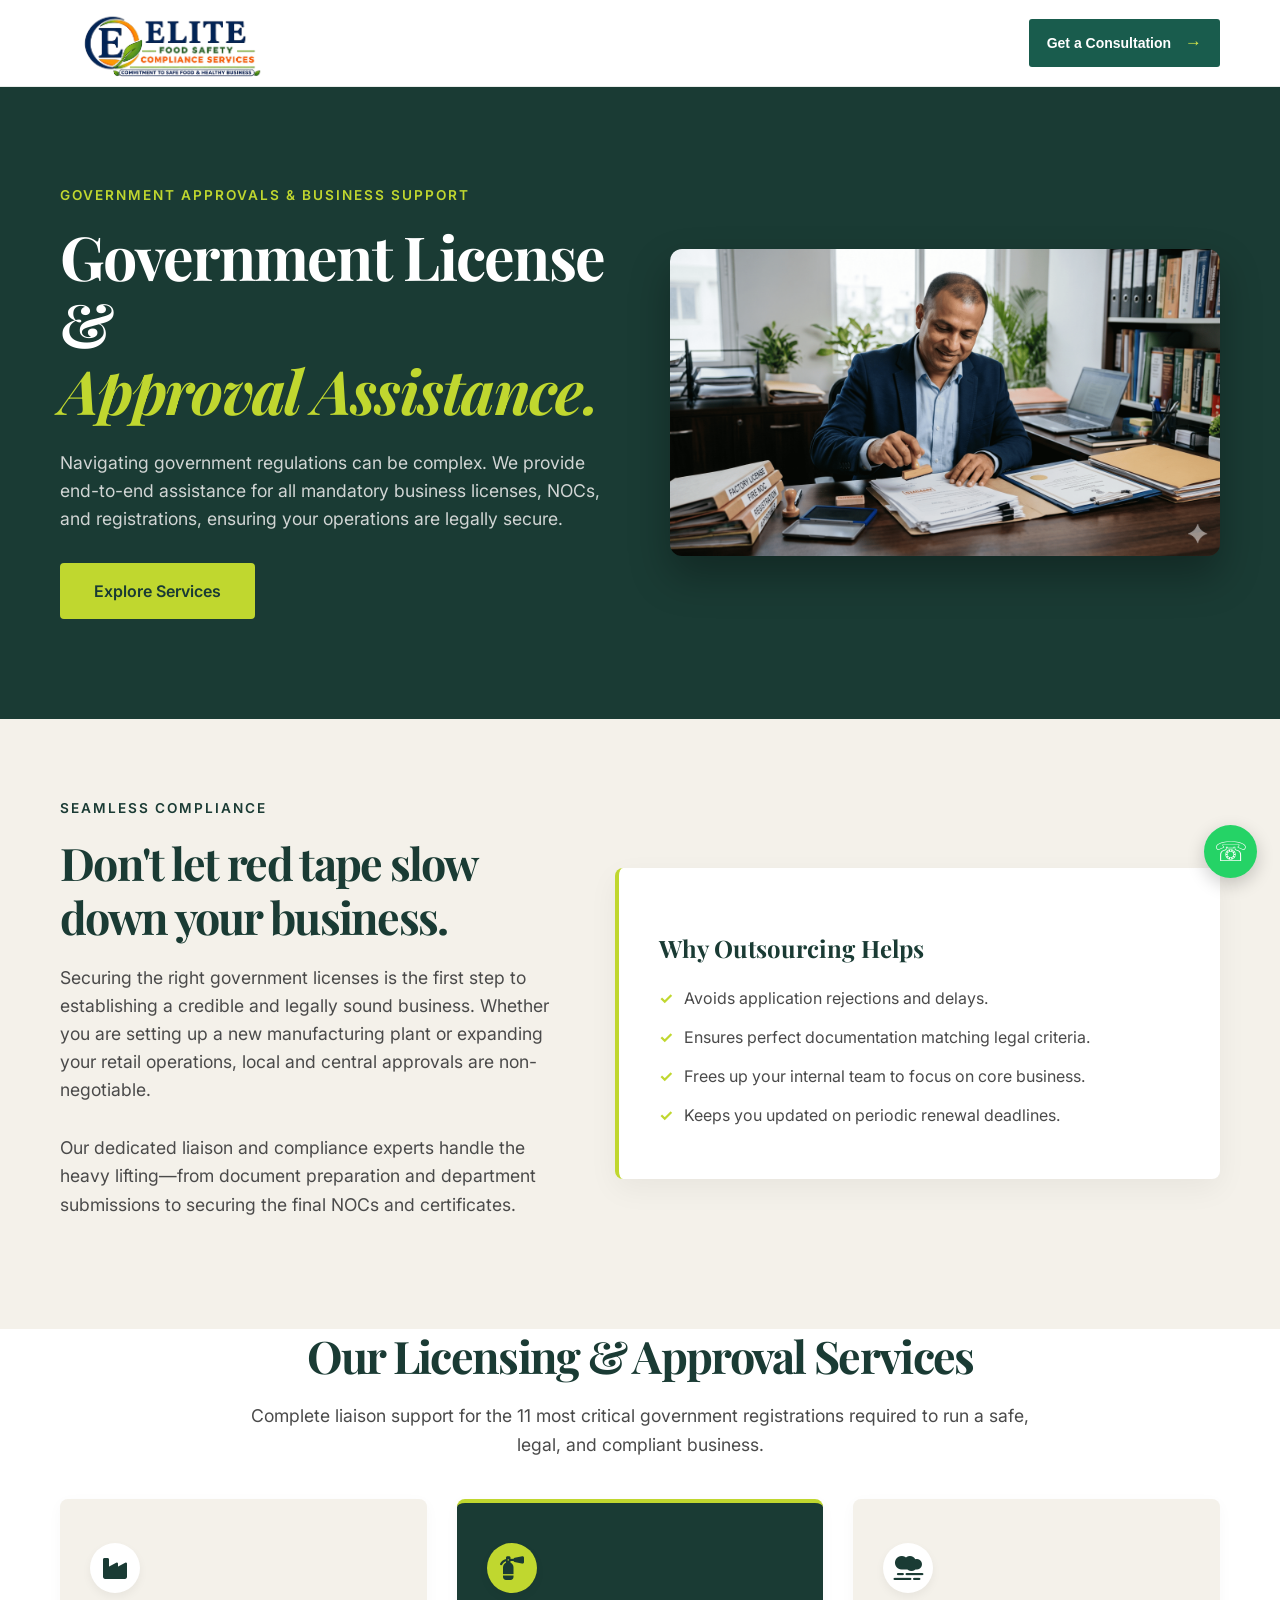
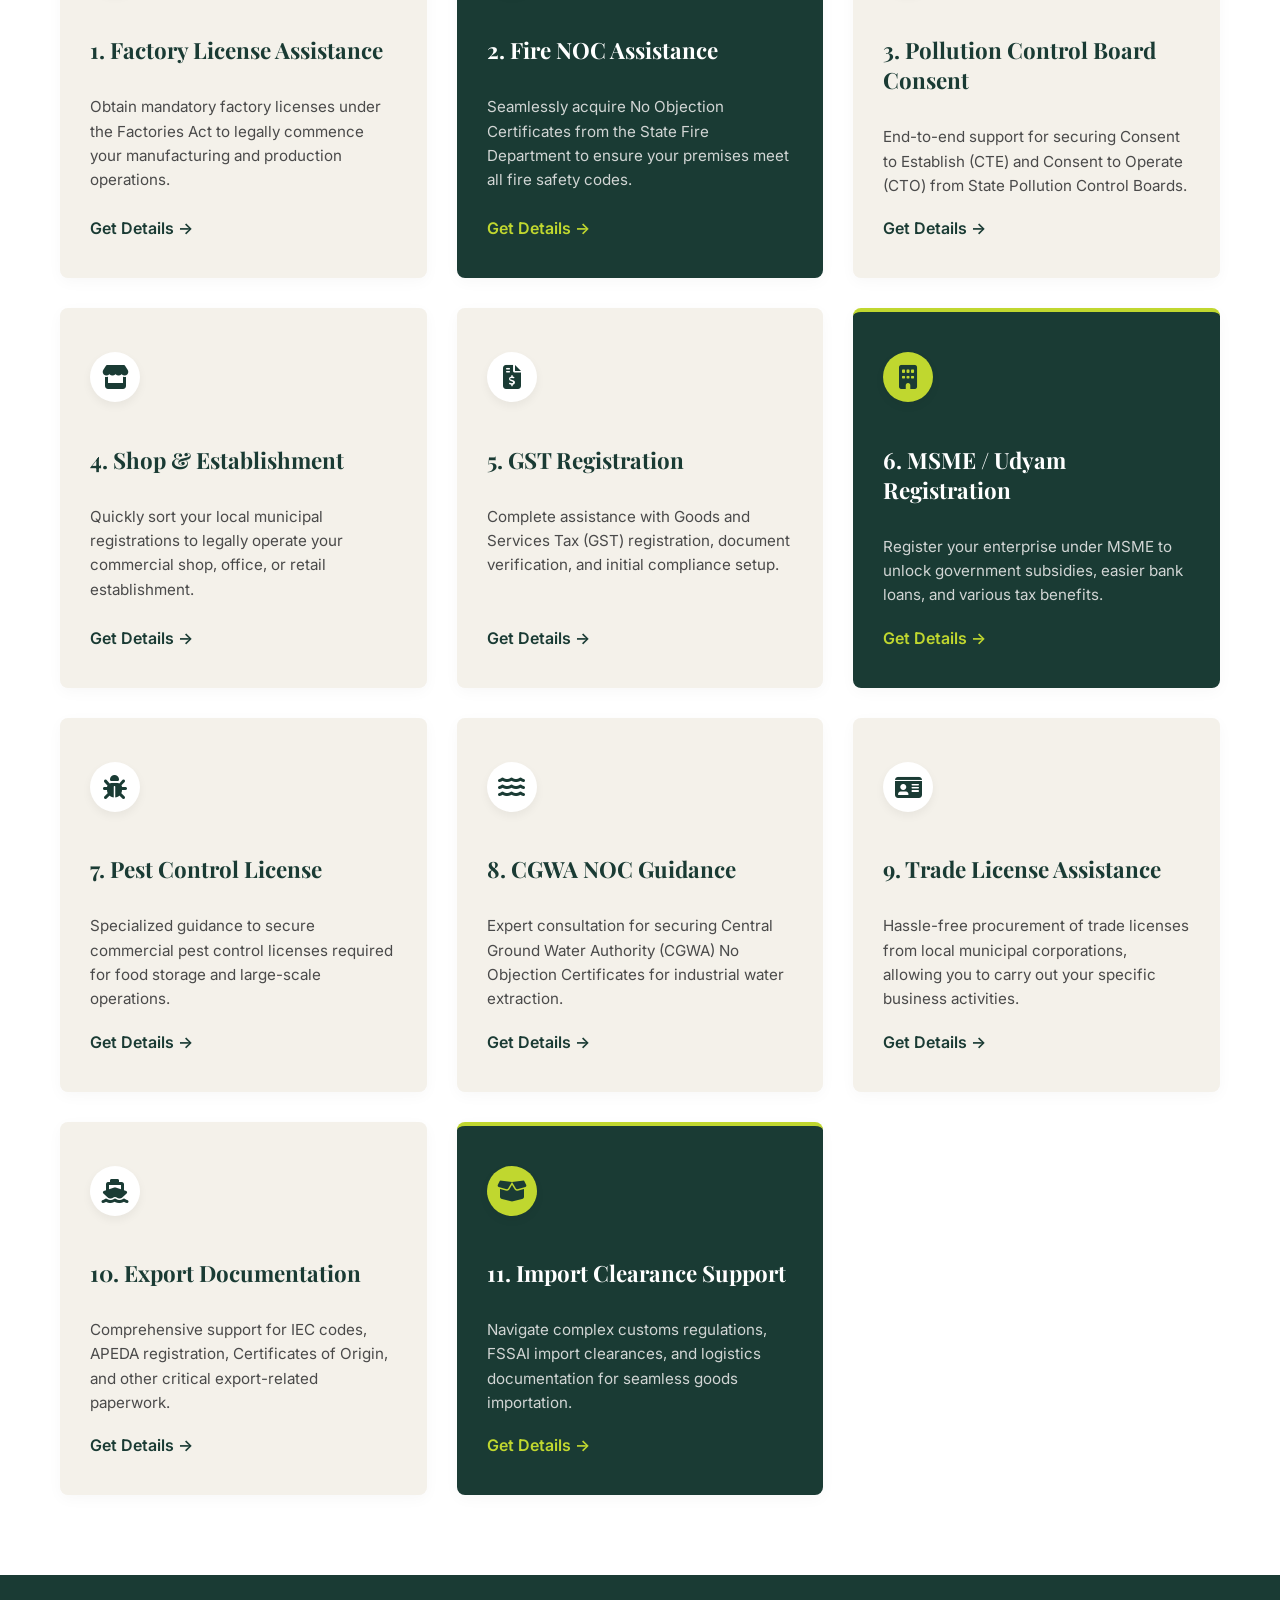
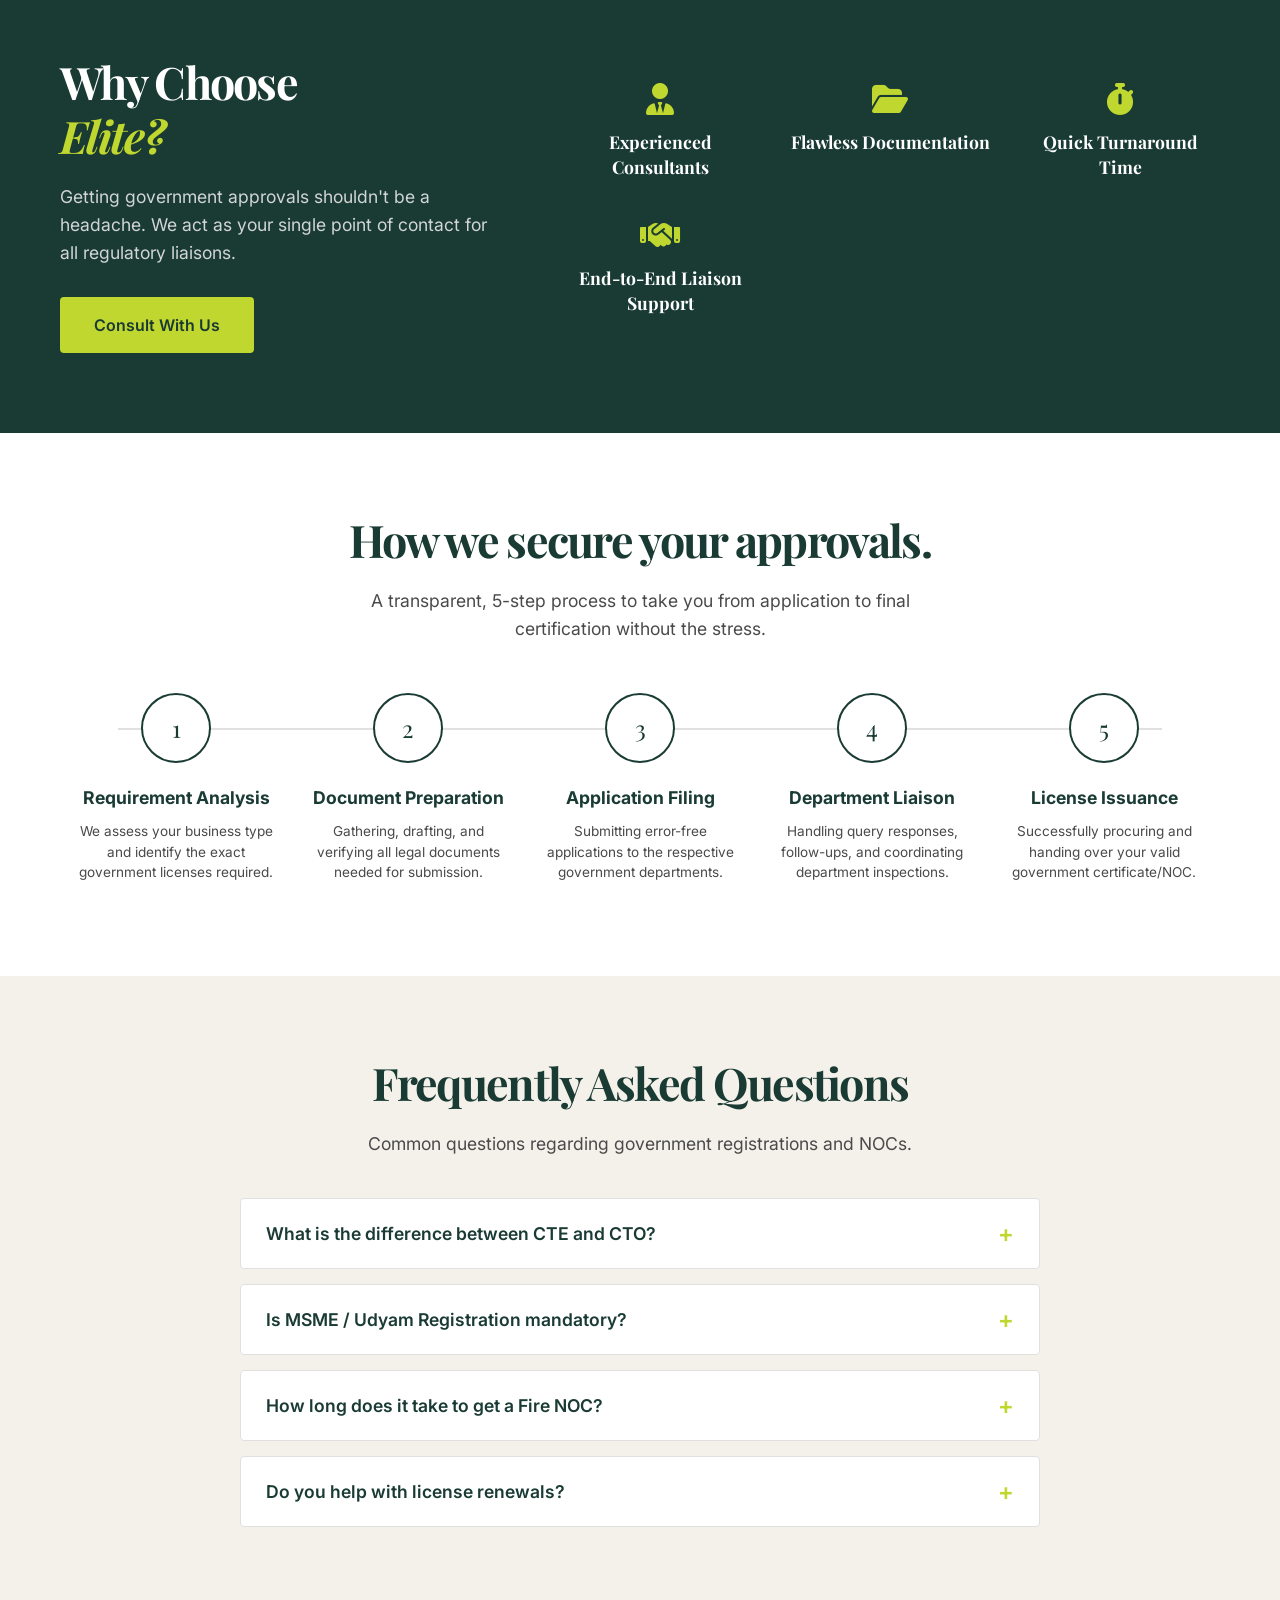
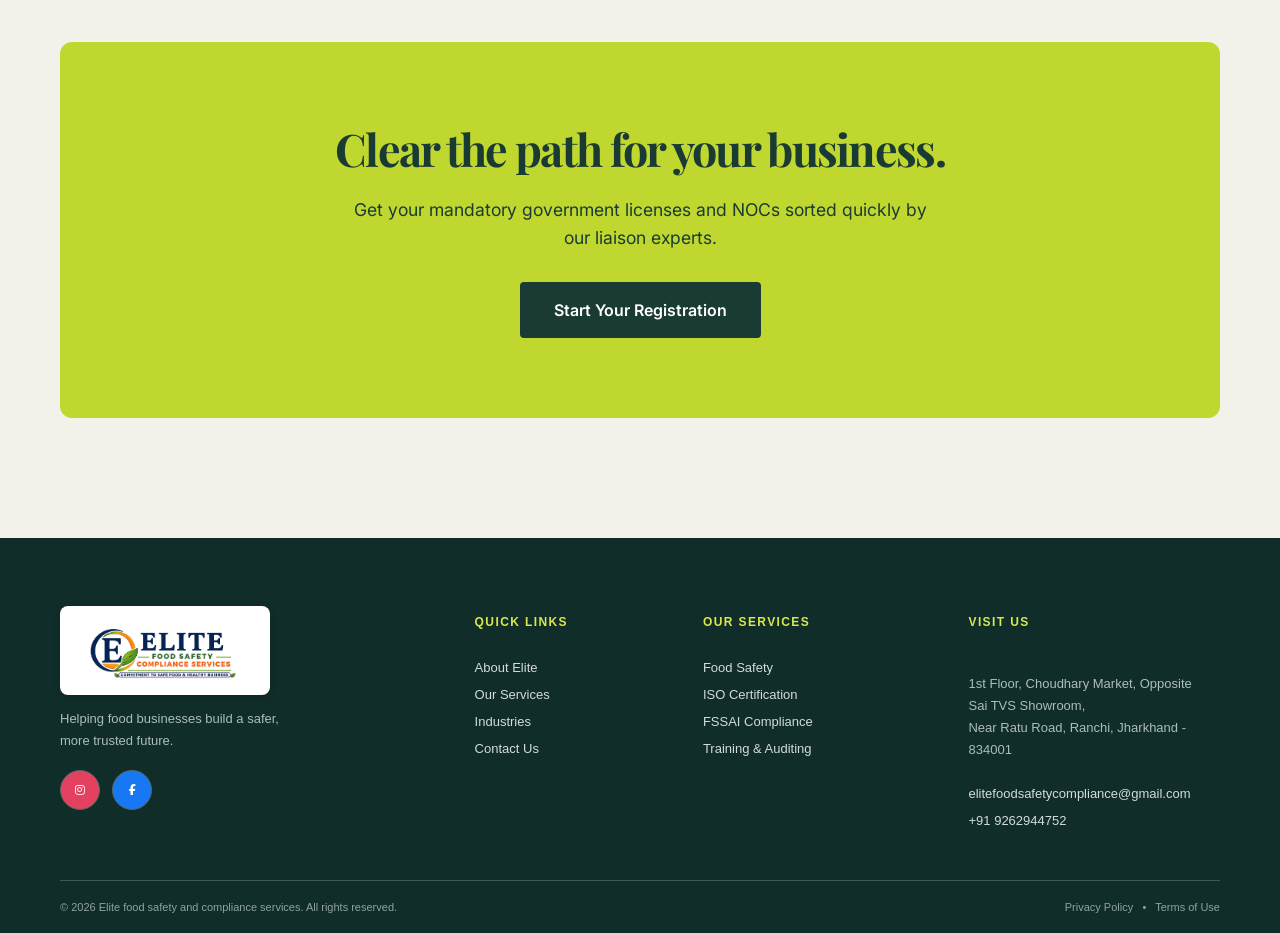
<file: services/government-approvals.html>
<!DOCTYPE html>
<html lang="en">

<head>
    <meta charset="UTF-8">
    <meta name="viewport" content="width=device-width, initial-scale=1.0">
    <title>Government License & Approval Assistance | Elite Food Safety</title>

    <!-- Existing global stylesheet -->
    <link rel="stylesheet" href="../style.css">

    <!-- Fonts -->
    <link rel="preconnect" href="https://fonts.googleapis.com">
    <link rel="preconnect" href="https://fonts.gstatic.com" crossorigin>
    <link rel="stylesheet" href="https://cdnjs.cloudflare.com/ajax/libs/font-awesome/6.7.2/css/all.min.css">
    <link
        href="https://fonts.googleapis.com/css2?family=Playfair+Display:ital,wght@0,600;0,700;1,600&family=Inter:wght@300;400;500;600&display=swap"
        rel="stylesheet">

    <!-- ISOLATED PAGE STYLES -->
    <style>
        :root {
            --efs-dark: #1A3B34;
            --efs-lime: #C0D72F;
            --efs-cream: #F4F1EA;
            --efs-white: #FFFFFF;
            --efs-text: #4A4A4A;
        }

        .efs-section {
            display: block !important;
            width: 100% !important;
            clear: both !important;
            float: none !important;
            flex: none !important;
            position: relative;
            box-sizing: border-box;
            padding: 80px 0;
        }

        .efs-container {
            max-width: 1200px !important;
            margin: 0 auto !important;
            padding: 0 20px !important;
            display: block !important;
            width: 100% !important;
            box-sizing: border-box;
            clear: both !important;
        }

        /* Reusable Typography & Buttons */
        .efs-eyebrow {
            display: inline-block;
            color: var(--efs-lime);
            text-transform: uppercase;
            letter-spacing: 2px;
            font-size: 0.85rem;
            font-weight: 600;
            margin-bottom: 20px;
            font-family: 'Inter', sans-serif;
        }

        .efs-heading {
            font-family: 'Playfair Display', serif;
            color: var(--efs-dark);
            font-size: 2.8rem;
            line-height: 1.2;
            margin-bottom: 20px;
        }

        .efs-paragraph {
            font-family: 'Inter', sans-serif;
            color: var(--efs-text);
            font-size: 1.1rem;
            line-height: 1.6;
            margin-bottom: 30px;
        }

        .efs-btn {
            display: inline-block;
            padding: 16px 32px;
            font-family: 'Inter', sans-serif;
            font-weight: 600;
            text-decoration: none;
            border-radius: 4px;
            transition: all 0.3s ease;
            cursor: pointer;
            text-align: center;
        }

        .efs-btn-primary {
            background-color: var(--efs-lime);
            color: var(--efs-dark);
            border: 2px solid var(--efs-lime);
        }

        .efs-btn-primary:hover {
            background-color: transparent;
        }

        .efs-btn-dark {
            background-color: var(--efs-dark);
            color: var(--efs-white);
            border: 2px solid var(--efs-dark);
        }

        .efs-btn-dark:hover {
            background-color: transparent;
            color: var(--efs-dark);
        }

        .efs-btn-outline {
            background-color: transparent;
            color: var(--efs-white);
            border: 2px solid var(--efs-white);
        }

        .efs-btn-outline:hover {
            background-color: var(--efs-white);
            color: var(--efs-dark);
        }

        /* Custom Header Override */
        .efs-header {
            background: var(--efs-white);
            padding: 15px 0;
            box-shadow: 0 2px 10px rgba(0, 0, 0, 0.05);
            position: relative;
            z-index: 100;
        }

        .efs-header-inner {
            display: flex !important;
            justify-content: space-between !important;
            align-items: center !important;
            flex-direction: row !important;
        }

        .efs-nav {
            display: flex !important;
            gap: 30px !important;
            align-items: center !important;
        }

        .efs-nav a {
            text-decoration: none;
            color: var(--efs-dark);
            font-weight: 500;
            font-family: 'Inter', sans-serif;
            transition: color 0.3s;
        }

        .efs-nav a:hover,
        .efs-nav a.active {
            color: var(--efs-lime);
        }

        /* Hero Section */
        .efs-hero {
            background-color: var(--efs-dark);
            color: var(--efs-white);
            padding: 100px 0;
        }

        .efs-hero-grid {
            display: grid !important;
            grid-template-columns: 1fr 1fr !important;
            gap: 60px !important;
            align-items: center !important;
        }

        .efs-hero h1 {
            font-size: 3.8rem;
            font-family: 'Playfair Display', serif;
            color: var(--efs-white);
            line-height: 1.1;
            margin-bottom: 25px;
        }

        .efs-hero .italic-highlight {
            font-style: italic;
            color: var(--efs-lime);
        }

        .efs-hero-img-wrap {
            position: relative;
            border-radius: 12px;
            overflow: hidden;
            box-shadow: 0 20px 40px rgba(0, 0, 0, 0.3);
            display: block !important;
            width: 100% !important;
        }

        .efs-hero-img-wrap img {
            width: 100% !important;
            height: auto !important;
            display: block !important;
            object-fit: cover;
        }

        /* Introduction */
        .efs-intro {
            background-color: var(--efs-cream);
        }

        .efs-intro-grid {
            display: grid !important;
            grid-template-columns: 1fr 1.2fr !important;
            gap: 50px !important;
            align-items: center !important;
        }

        .efs-intro-box {
            background: var(--efs-white);
            padding: 40px;
            border-radius: 8px;
            border-left: 4px solid var(--efs-lime);
            box-shadow: 0 10px 30px rgba(0, 0, 0, 0.05);
        }

        /* Services Grid (3 Columns for 11 items) */
        .efs-services {
            background-color: #ffffff;
            padding-top: 0;
        }

        .efs-services-grid {
            display: grid !important;
            grid-template-columns: repeat(3, 1fr) !important;
            gap: 30px !important;
            margin-top: 40px;
        }

        .efs-card {
            background: var(--efs-cream);
            padding: 40px 30px;
            border-radius: 8px;
            box-shadow: 0 4px 15px rgba(0, 0, 0, 0.03);
            transition: all 0.3s ease;
            display: flex !important;
            flex-direction: column !important;
            border-top: 4px solid transparent;
            height: 100%;
        }

        .efs-card:hover {
            transform: translateY(-5px);
            box-shadow: 0 15px 30px rgba(0, 0, 0, 0.08);
            border-top: 4px solid var(--efs-lime);
            background: var(--efs-white);
        }

        .efs-card-dark {
            background: var(--efs-dark) !important;
            color: var(--efs-white) !important;
            border-top: 4px solid var(--efs-lime) !important;
        }

        .efs-icon-wrap {
            width: 50px;
            height: 50px;
            background: var(--efs-white);
            border-radius: 50%;
            display: flex;
            align-items: center;
            justify-content: center;
            color: var(--efs-dark);
            margin-bottom: 20px;
            box-shadow: 0 4px 10px rgba(0,0,0,0.05);
        }

        .efs-card-dark .efs-icon-wrap {
            background: var(--efs-lime);
        }

        .efs-card h3 {
            font-family: 'Playfair Display', serif;
            font-size: 1.4rem;
            margin-bottom: 15px;
            color: var(--efs-dark);
        }

        .efs-card-dark h3 {
            color: var(--efs-white);
        }

        .efs-card p {
            color: var(--efs-text);
            font-family: 'Inter', sans-serif;
            font-size: 0.95rem;
            line-height: 1.6;
            margin-bottom: 20px;
            flex-grow: 1;
        }

        .efs-card-dark p {
            color: #d1d5d4;
        }

        .efs-link {
            font-family: 'Inter', sans-serif;
            font-weight: 600;
            color: var(--efs-dark);
            text-decoration: none;
            margin-top: auto;
            display: inline-block;
        }

        .efs-card-dark .efs-link {
            color: var(--efs-lime);
        }

        .efs-link:hover {
            color: var(--efs-lime);
        }

        /* Why Choose Elite */
        .efs-premium {
            background-color: var(--efs-dark);
            color: var(--efs-white);
        }

        .efs-premium-grid {
            display: grid !important;
            grid-template-columns: 1fr 1.5fr !important;
            gap: 60px !important;
            align-items: center !important;
        }

        .efs-features {
            display: grid !important;
            grid-template-columns: repeat(3, 1fr) !important;
            gap: 30px !important;
        }

        .efs-feature-item {
            text-align: center;
        }

        .efs-feature-item h4 {
            font-family: 'Playfair Display', serif;
            font-size: 1.1rem;
            color: var(--efs-white);
            margin: 15px 0 10px 0;
            line-height: 1.4;
        }

        /* Timeline */
        .efs-timeline-wrapper {
            display: flex !important;
            justify-content: space-between !important;
            align-items: flex-start !important;
            position: relative;
            margin-top: 50px;
        }

        .efs-timeline-line {
            position: absolute;
            top: 35px;
            left: 5%;
            width: 90%;
            height: 2px;
            background: #e0e0e0;
            z-index: 1;
        }

        .efs-timeline-step {
            position: relative;
            z-index: 2;
            text-align: center;
            flex: 1;
            padding: 0 15px;
        }

        .efs-step-num {
            width: 70px;
            height: 70px;
            background: var(--efs-white);
            border: 2px solid var(--efs-dark);
            border-radius: 50%;
            display: flex;
            align-items: center;
            justify-content: center;
            font-family: 'Playfair Display', serif;
            font-size: 1.5rem;
            color: var(--efs-dark);
            margin: 0 auto 15px auto;
            transition: all 0.3s ease;
        }

        .efs-timeline-step:hover .efs-step-num {
            background: var(--efs-lime);
            border-color: var(--efs-lime);
        }

        .efs-timeline-step h4 {
            font-family: 'Inter', sans-serif;
            font-size: 1.1rem;
            color: var(--efs-dark);
            margin-bottom: 10px;
        }

        .efs-timeline-step p {
            font-family: 'Inter', sans-serif;
            font-size: 0.85rem;
            color: var(--efs-text);
            line-height: 1.5;
        }

        /* FAQ */
        .efs-faq-wrap {
            max-width: 800px;
            margin: 40px auto 0 auto;
        }

        .efs-faq-item {
            background: var(--efs-white);
            border: 1px solid #e0e0e0;
            margin-bottom: 15px;
            border-radius: 4px;
        }

        .efs-faq-q {
            padding: 20px 25px;
            cursor: pointer;
            display: flex;
            justify-content: space-between;
            align-items: center;
            font-family: 'Inter', sans-serif;
            font-weight: 600;
            color: var(--efs-dark);
            font-size: 1.1rem;
        }

        .efs-faq-a {
            padding: 0 25px 20px 25px;
            color: var(--efs-text);
            font-family: 'Inter', sans-serif;
            line-height: 1.6;
            display: none;
        }

        /* CTA */
        .efs-cta-wrap {
            background-color: var(--efs-lime);
            padding: 80px 40px;
            border-radius: 12px;
            text-align: center;
            margin-bottom: 40px;
        }

        /* Footer Override */
        .efs-footer {
            background-color: var(--efs-dark);
            color: var(--efs-white);
            padding: 60px 0 20px 0;
            display: block !important;
            width: 100% !important;
            clear: both !important;
        }

        .efs-footer-grid {
            display: grid !important;
            grid-template-columns: 1.5fr 1fr 1fr 1fr !important;
            gap: 40px !important;
            border-bottom: 1px solid rgba(255, 255, 255, 0.1);
            padding-bottom: 40px;
            margin-bottom: 20px;
        }

        /* Responsive Fixes */
        @media (max-width: 992px) {
            .efs-hero-grid,
            .efs-intro-grid,
            .efs-premium-grid {
                grid-template-columns: 1fr !important;
            }

            .efs-services-grid {
                grid-template-columns: repeat(2, 1fr) !important;
            }

            .efs-features {
                grid-template-columns: repeat(2, 1fr) !important;
            }

            .efs-timeline-wrapper {
                flex-direction: column !important;
            }

            .efs-timeline-line {
                display: none !important;
            }

            .efs-timeline-step {
                display: flex;
                align-items: flex-start;
                text-align: left;
                width: 100%;
                margin-bottom: 25px;
            }

            .efs-step-num {
                margin: 0 20px 0 0;
                flex-shrink: 0;
            }

            .efs-footer-grid {
                grid-template-columns: 1fr 1fr !important;
            }
        }

        @media (max-width: 768px) {
            .efs-services-grid {
                grid-template-columns: 1fr !important;
            }

            .efs-features {
                grid-template-columns: 1fr !important;
                text-align: left;
            }
            .efs-feature-item {
                text-align: left;
                display: flex;
                align-items: center;
                gap: 15px;
            }
            .efs-feature-item h4 {
                margin: 0;
            }

            .efs-footer-grid {
                grid-template-columns: 1fr !important;
            }

            .efs-header-inner {
                flex-direction: column !important;
                gap: 20px !important;
            }

            .efs-nav {
                flex-wrap: wrap !important;
                justify-content: center !important;
            }
        }
    </style>
</head>

<body>

    <header class="header" id="home">
        <div class="container nav-wrap">
            <a class="brand elite-brand" href="../index.html#home" aria-label="Elite Food Safety and Compliance Services home"><img
                    src="../assets/elite-logo-new.png" alt="Elite Food Safety and Compliance Services" /></a>
            <button class="menu-toggle" aria-label="Open menu" aria-expanded="false"><i></i><i></i><i></i></button>
            <nav class="nav"><a
                    class="nav-cta" href="../index.html#contact">Get a Consultation <b>→</b></a></nav>
        </div>
    </header>


    <!-- Hero Section -->
    <section class="efs-section efs-hero">
        <div class="efs-container efs-hero-grid">
            <div>
                <span class="efs-eyebrow">Government Approvals & Business Support</span>
                <h1>Government License & <br><span class="italic-highlight">Approval Assistance.</span></h1>
                <p class="efs-paragraph" style="color: #d1d5d4;">Navigating government regulations can be complex. We provide end-to-end assistance for all mandatory business licenses, NOCs, and registrations, ensuring your operations are legally secure.</p>
                <div style="display: flex; gap: 20px; flex-wrap: wrap;">
                    <a href="#services" class="efs-btn efs-btn-primary">Explore Services</a>
                </div>
            </div>
            <div class="efs-hero-img-wrap">
                <!-- Placeholder, replace with your actual hero image -->
                <img src="../assets/government-approvals.png" alt="Government License Approved Stamp Document">
            </div>
        </div>
    </section>

    <!-- Introduction Section -->
    <section class="efs-section efs-intro">
        <div class="efs-container">
            <div class="efs-intro-grid">
                <div>
                    <span class="efs-eyebrow" style="color: var(--efs-dark);">Seamless Compliance</span>
                    <h2 class="efs-heading">Don't let red tape slow down your business.</h2>
                    <p class="efs-paragraph">Securing the right government licenses is the first step to establishing a credible and legally sound business. Whether you are setting up a new manufacturing plant or expanding your retail operations, local and central approvals are non-negotiable.</p>
                    <p class="efs-paragraph">Our dedicated liaison and compliance experts handle the heavy lifting—from document preparation and department submissions to securing the final NOCs and certificates.</p>
                </div>
                <div class="efs-intro-box">
                    <h3
                        style="font-family: 'Playfair Display', serif; color: var(--efs-dark); font-size: 1.5rem; margin-bottom: 20px;">
                        Why Outsourcing Helps</h3>
                    <ul style="list-style: none; padding: 0; margin: 0; font-family: 'Inter', sans-serif; color: var(--efs-text); line-height: 1.8;">
                        <li style="position:relative; padding-left:25px; margin-bottom:10px;"><span style="position:absolute; left:0; color:var(--efs-lime); font-weight:bold;">✓</span> Avoids application rejections and delays.</li>
                        <li style="position:relative; padding-left:25px; margin-bottom:10px;"><span style="position:absolute; left:0; color:var(--efs-lime); font-weight:bold;">✓</span> Ensures perfect documentation matching legal criteria.</li>
                        <li style="position:relative; padding-left:25px; margin-bottom:10px;"><span style="position:absolute; left:0; color:var(--efs-lime); font-weight:bold;">✓</span> Frees up your internal team to focus on core business.</li>
                        <li style="position:relative; padding-left:25px; margin-bottom:10px;"><span style="position:absolute; left:0; color:var(--efs-lime); font-weight:bold;">✓</span> Keeps you updated on periodic renewal deadlines.</li>
                    </ul>
                </div>
            </div>
        </div>
    </section>

    <!-- 11 Services Grid -->
    <section id="services" class="efs-section efs-services">
        <div class="efs-container">
            <div style="text-align: center; max-width: 800px; margin: 0 auto;">
                <h2 class="efs-heading">Our Licensing & Approval Services</h2>
                <p class="efs-paragraph">Complete liaison support for the 11 most critical government registrations required to run a safe, legal, and compliant business.</p>
            </div>

            <div class="efs-services-grid">
                <!-- 1. Factory License Assistance -->
                <div class="efs-card">
                    <div class="efs-icon-wrap">
                        <i class="fa-solid fa-industry" style="font-size: 1.5rem;"></i>
                    </div>
                    <h3>1. Factory License Assistance</h3>
                    <p>Obtain mandatory factory licenses under the Factories Act to legally commence your manufacturing and production operations.</p>
                    <a href="../contact.html" class="efs-link">Get Details →</a>
                </div>

                <!-- 2. Fire NOC Assistance -->
                <div class="efs-card efs-card-dark">
                    <div class="efs-icon-wrap">
                        <i class="fa-solid fa-fire-extinguisher" style="font-size: 1.5rem;"></i>
                    </div>
                    <h3>2. Fire NOC Assistance</h3>
                    <p>Seamlessly acquire No Objection Certificates from the State Fire Department to ensure your premises meet all fire safety codes.</p>
                    <a href="../contact.html" class="efs-link">Get Details →</a>
                </div>

                <!-- 3. Pollution Control Board Consent -->
                <div class="efs-card">
                    <div class="efs-icon-wrap">
                        <i class="fa-solid fa-smog" style="font-size: 1.5rem;"></i>
                    </div>
                    <h3>3. Pollution Control Board Consent</h3>
                    <p>End-to-end support for securing Consent to Establish (CTE) and Consent to Operate (CTO) from State Pollution Control Boards.</p>
                    <a href="../contact.html" class="efs-link">Get Details →</a>
                </div>

                <!-- 4. Shop & Establishment Registration -->
                <div class="efs-card">
                    <div class="efs-icon-wrap">
                        <i class="fa-solid fa-store" style="font-size: 1.5rem;"></i>
                    </div>
                    <h3>4. Shop & Establishment</h3>
                    <p>Quickly sort your local municipal registrations to legally operate your commercial shop, office, or retail establishment.</p>
                    <a href="../contact.html" class="efs-link">Get Details →</a>
                </div>

                <!-- 5. GST Registration -->
                <div class="efs-card">
                    <div class="efs-icon-wrap">
                        <i class="fa-solid fa-file-invoice-dollar" style="font-size: 1.5rem;"></i>
                    </div>
                    <h3>5. GST Registration</h3>
                    <p>Complete assistance with Goods and Services Tax (GST) registration, document verification, and initial compliance setup.</p>
                    <a href="../contact.html" class="efs-link">Get Details →</a>
                </div>

                <!-- 6. MSME / Udyam Registration -->
                <div class="efs-card efs-card-dark">
                    <div class="efs-icon-wrap">
                        <i class="fa-solid fa-building" style="font-size: 1.5rem;"></i>
                    </div>
                    <h3>6. MSME / Udyam Registration</h3>
                    <p>Register your enterprise under MSME to unlock government subsidies, easier bank loans, and various tax benefits.</p>
                    <a href="../contact.html" class="efs-link">Get Details →</a>
                </div>

                <!-- 7. Pest Control License Assistance -->
                <div class="efs-card">
                    <div class="efs-icon-wrap">
                        <i class="fa-solid fa-bug" style="font-size: 1.5rem;"></i>
                    </div>
                    <h3>7. Pest Control License</h3>
                    <p>Specialized guidance to secure commercial pest control licenses required for food storage and large-scale operations.</p>
                    <a href="../contact.html" class="efs-link">Get Details →</a>
                </div>

                <!-- 8. CGWA NOC Guidance -->
                <div class="efs-card">
                    <div class="efs-icon-wrap">
                        <i class="fa-solid fa-water" style="font-size: 1.5rem;"></i>
                    </div>
                    <h3>8. CGWA NOC Guidance</h3>
                    <p>Expert consultation for securing Central Ground Water Authority (CGWA) No Objection Certificates for industrial water extraction.</p>
                    <a href="../contact.html" class="efs-link">Get Details →</a>
                </div>

                <!-- 9. Trade License Assistance -->
                <div class="efs-card">
                    <div class="efs-icon-wrap">
                        <i class="fa-solid fa-id-card" style="font-size: 1.5rem;"></i>
                    </div>
                    <h3>9. Trade License Assistance</h3>
                    <p>Hassle-free procurement of trade licenses from local municipal corporations, allowing you to carry out your specific business activities.</p>
                    <a href="../contact.html" class="efs-link">Get Details →</a>
                </div>

                <!-- 10. Export Documentation Support -->
                <div class="efs-card">
                    <div class="efs-icon-wrap">
                        <i class="fa-solid fa-ship" style="font-size: 1.5rem;"></i>
                    </div>
                    <h3>10. Export Documentation</h3>
                    <p>Comprehensive support for IEC codes, APEDA registration, Certificates of Origin, and other critical export-related paperwork.</p>
                    <a href="../contact.html" class="efs-link">Get Details →</a>
                </div>

                <!-- 11. Import Clearance Support -->
                <div class="efs-card efs-card-dark">
                    <div class="efs-icon-wrap">
                        <i class="fa-solid fa-box-open" style="font-size: 1.5rem;"></i>
                    </div>
                    <h3>11. Import Clearance Support</h3>
                    <p>Navigate complex customs regulations, FSSAI import clearances, and logistics documentation for seamless goods importation.</p>
                    <a href="../contact.html" class="efs-link">Get Details →</a>
                </div>
            </div>
        </div>
    </section>

    <!-- Why Choose Elite? -->
    <section class="efs-section efs-premium">
        <div class="efs-container efs-premium-grid">
            <div>
                <h2 class="efs-heading" style="color: var(--efs-white);">Why Choose <br><span style="color: var(--efs-lime); font-style: italic;">Elite?</span></h2>
                <p class="efs-paragraph" style="color: #d1d5d4;">Getting government approvals shouldn't be a headache. We act as your single point of contact for all regulatory liaisons.</p>
                <a href="../contact.html" class="efs-btn efs-btn-primary">Consult With Us</a>
            </div>
            
            <div class="efs-features">
                <div class="efs-feature-item">
                    <i class="fa-solid fa-user-tie" style="color: var(--efs-lime); font-size: 2rem;"></i>
                    <h4>Experienced Consultants</h4>
                </div>
                <div class="efs-feature-item">
                    <i class="fa-solid fa-folder-open" style="color: var(--efs-lime); font-size: 2rem;"></i>
                    <h4>Flawless Documentation</h4>
                </div>
                <div class="efs-feature-item">
                    <i class="fa-solid fa-stopwatch" style="color: var(--efs-lime); font-size: 2rem;"></i>
                    <h4>Quick Turnaround Time</h4>
                </div>
                <div class="efs-feature-item">
                    <i class="fa-solid fa-handshake" style="color: var(--efs-lime); font-size: 2rem;"></i>
                    <h4>End-to-End Liaison Support</h4>
                </div>
            </div>
        </div>
    </section>

    <!-- Timeline (Approval Process) -->
    <section class="efs-section" style="background-color: #ffffff;">
        <div class="efs-container">
            <div style="text-align: center; max-width: 600px; margin: 0 auto;">
                <h2 class="efs-heading">How we secure your approvals.</h2>
                <p class="efs-paragraph">A transparent, 5-step process to take you from application to final certification without the stress.</p>
            </div>

            <div class="efs-timeline-wrapper">
                <div class="efs-timeline-line"></div>

                <div class="efs-timeline-step">
                    <div class="efs-step-num">1</div>
                    <div>
                        <h4>Requirement Analysis</h4>
                        <p>We assess your business type and identify the exact government licenses required.</p>
                    </div>
                </div>
                <div class="efs-timeline-step">
                    <div class="efs-step-num">2</div>
                    <div>
                        <h4>Document Preparation</h4>
                        <p>Gathering, drafting, and verifying all legal documents needed for submission.</p>
                    </div>
                </div>
                <div class="efs-timeline-step">
                    <div class="efs-step-num">3</div>
                    <div>
                        <h4>Application Filing</h4>
                        <p>Submitting error-free applications to the respective government departments.</p>
                    </div>
                </div>
                <div class="efs-timeline-step">
                    <div class="efs-step-num">4</div>
                    <div>
                        <h4>Department Liaison</h4>
                        <p>Handling query responses, follow-ups, and coordinating department inspections.</p>
                    </div>
                </div>
                <div class="efs-timeline-step">
                    <div class="efs-step-num">5</div>
                    <div>
                        <h4>License Issuance</h4>
                        <p>Successfully procuring and handing over your valid government certificate/NOC.</p>
                    </div>
                </div>
            </div>
        </div>
    </section>

    <!-- FAQ -->
    <section class="efs-section" style="background-color: var(--efs-cream);">
        <div class="efs-container">
            <div style="text-align: center; max-width: 600px; margin: 0 auto;">
                <h2 class="efs-heading">Frequently Asked Questions</h2>
                <p class="efs-paragraph">Common questions regarding government registrations and NOCs.</p>
            </div>

            <div class="efs-faq-wrap">
                <div class="efs-faq-item">
                    <div class="efs-faq-q" onclick="toggleFaq(this)">
                        What is the difference between CTE and CTO?
                        <span style="color: var(--efs-lime); font-size: 1.5rem;">+</span>
                    </div>
                    <div class="efs-faq-a">CTE (Consent to Establish) is required before you begin construction or set up a factory. CTO (Consent to Operate) is required after setup, before you actually start production or operations. Both are issued by the State Pollution Control Board.</div>
                </div>
                <div class="efs-faq-item">
                    <div class="efs-faq-q" onclick="toggleFaq(this)">
                        Is MSME / Udyam Registration mandatory?
                        <span style="color: var(--efs-lime); font-size: 1.5rem;">+</span>
                    </div>
                    <div class="efs-faq-a">While not strictly mandatory for operations, MSME registration is highly recommended. It provides legal protection against delayed payments, offers subsidized bank loans, and makes you eligible for various government tenders and schemes.</div>
                </div>
                <div class="efs-faq-item">
                    <div class="efs-faq-q" onclick="toggleFaq(this)">
                        How long does it take to get a Fire NOC?
                        <span style="color: var(--efs-lime); font-size: 1.5rem;">+</span>
                    </div>
                    <div class="efs-faq-a">The timeline varies based on your state and the size of your facility. Typically, after the application and physical inspection by the fire department, it takes between 3 to 4 weeks to receive the final Fire NOC.</div>
                </div>
                <div class="efs-faq-item">
                    <div class="efs-faq-q" onclick="toggleFaq(this)">
                        Do you help with license renewals?
                        <span style="color: var(--efs-lime); font-size: 1.5rem;">+</span>
                    </div>
                    <div class="efs-faq-a">Yes. We provide continuous support. We track the validity of your Trade Licenses, Factory Licenses, and NOCs, and assist with the complete renewal process before they expire to prevent penalties.</div>
                </div>
            </div>
        </div>
    </section>

    <!-- CTA -->
    <section class="efs-section" style="padding-top: 20px; background-color: var(--efs-cream);">
        <div class="efs-container">
            <div class="efs-cta-wrap">
                <h2 class="efs-heading">Clear the path for your business.</h2>
                <p class="efs-paragraph" style="color: var(--efs-dark); max-width: 600px; margin: 0 auto 30px auto;">Get your mandatory government licenses and NOCs sorted quickly by our liaison experts.</p>
                <a href="../index.html#contact" class="efs-btn efs-btn-dark">Start Your Registration</a>
            </div>
        </div>
    </section>

    <footer>
        <div class="container footer-grid">
            <div>
                <a class="brand elite-brand" href="#home"
                    aria-label="Elite Food Safety and Compliance Services home"><img src="../assets/elite-logo-new.png"
                        alt="Elite Food Safety and Compliance Services" /></a>
                <p>Helping food businesses build a safer, more trusted future.</p>
                <div class="socials">
                    <a href="https://www.instagram.com/elitefoodsafetyandcompliance/" target="_blank"
                        rel="noopener noreferrer" aria-label="Instagram">
                        <i class="fa-brands fa-instagram"></i>
                    </a>

                    <a href="https://www.facebook.com/elitefoodsafetyandcompliance" target="_blank"
                        rel="noopener noreferrer" aria-label="Facebook">
                        <i class="fa-brands fa-facebook-f"></i>
                    </a>
                </div>
            </div>
            <div>
                <h4>Quick Links</h4><a href="#about">About Elite</a><a href="#services">Our Services</a><a
                    href="#industries">Industries</a><a href="#contact">Contact Us</a>
            </div>
            <div>
                <h4>Our Services</h4><a href="#services">Food Safety</a><a href="#services">ISO Certification</a><a
                    href="#services">FSSAI Compliance</a><a href="#services">Training & Auditing</a>
            </div>
            <div>
                <h4>Visit us</h4>
                <p>1st Floor, Choudhary Market, Opposite Sai TVS Showroom,<br>Near Ratu Road, Ranchi, Jharkhand - 834001</p><a
                    href="mailto:elitefoodsafetycompliance@gmail.com">elitefoodsafetycompliance@gmail.com</a><a
                    href="tel:+919262944752">+91
                    9262944752</a>
            </div>
        </div>
        <div class="container copyright"><span>© 2026 Elite food safety and compliance services. All rights
                reserved.</span><span>Privacy Policy   •
                  Terms of Use</span></div>
    </footer>
    <a class="whatsapp" href="https://wa.me/917070704714" aria-label="Chat on WhatsApp" target="_blank"
        rel="noopener">☏<span>WhatsApp us</span></a>

    <!-- Existing Script -->
    <script src="../script.js"></script>

    <!-- Local script for FAQ -->
    <script>
        function toggleFaq(el) {
            const answer = el.nextElementSibling;
            const icon = el.querySelector('span');
            if (answer.style.display === "block") {
                answer.style.display = "none";
                icon.innerHTML = "+";
            } else {
                answer.style.display = "block";
                icon.innerHTML = "-";
            }
        }
    </script>
</body>

</html>
</file>
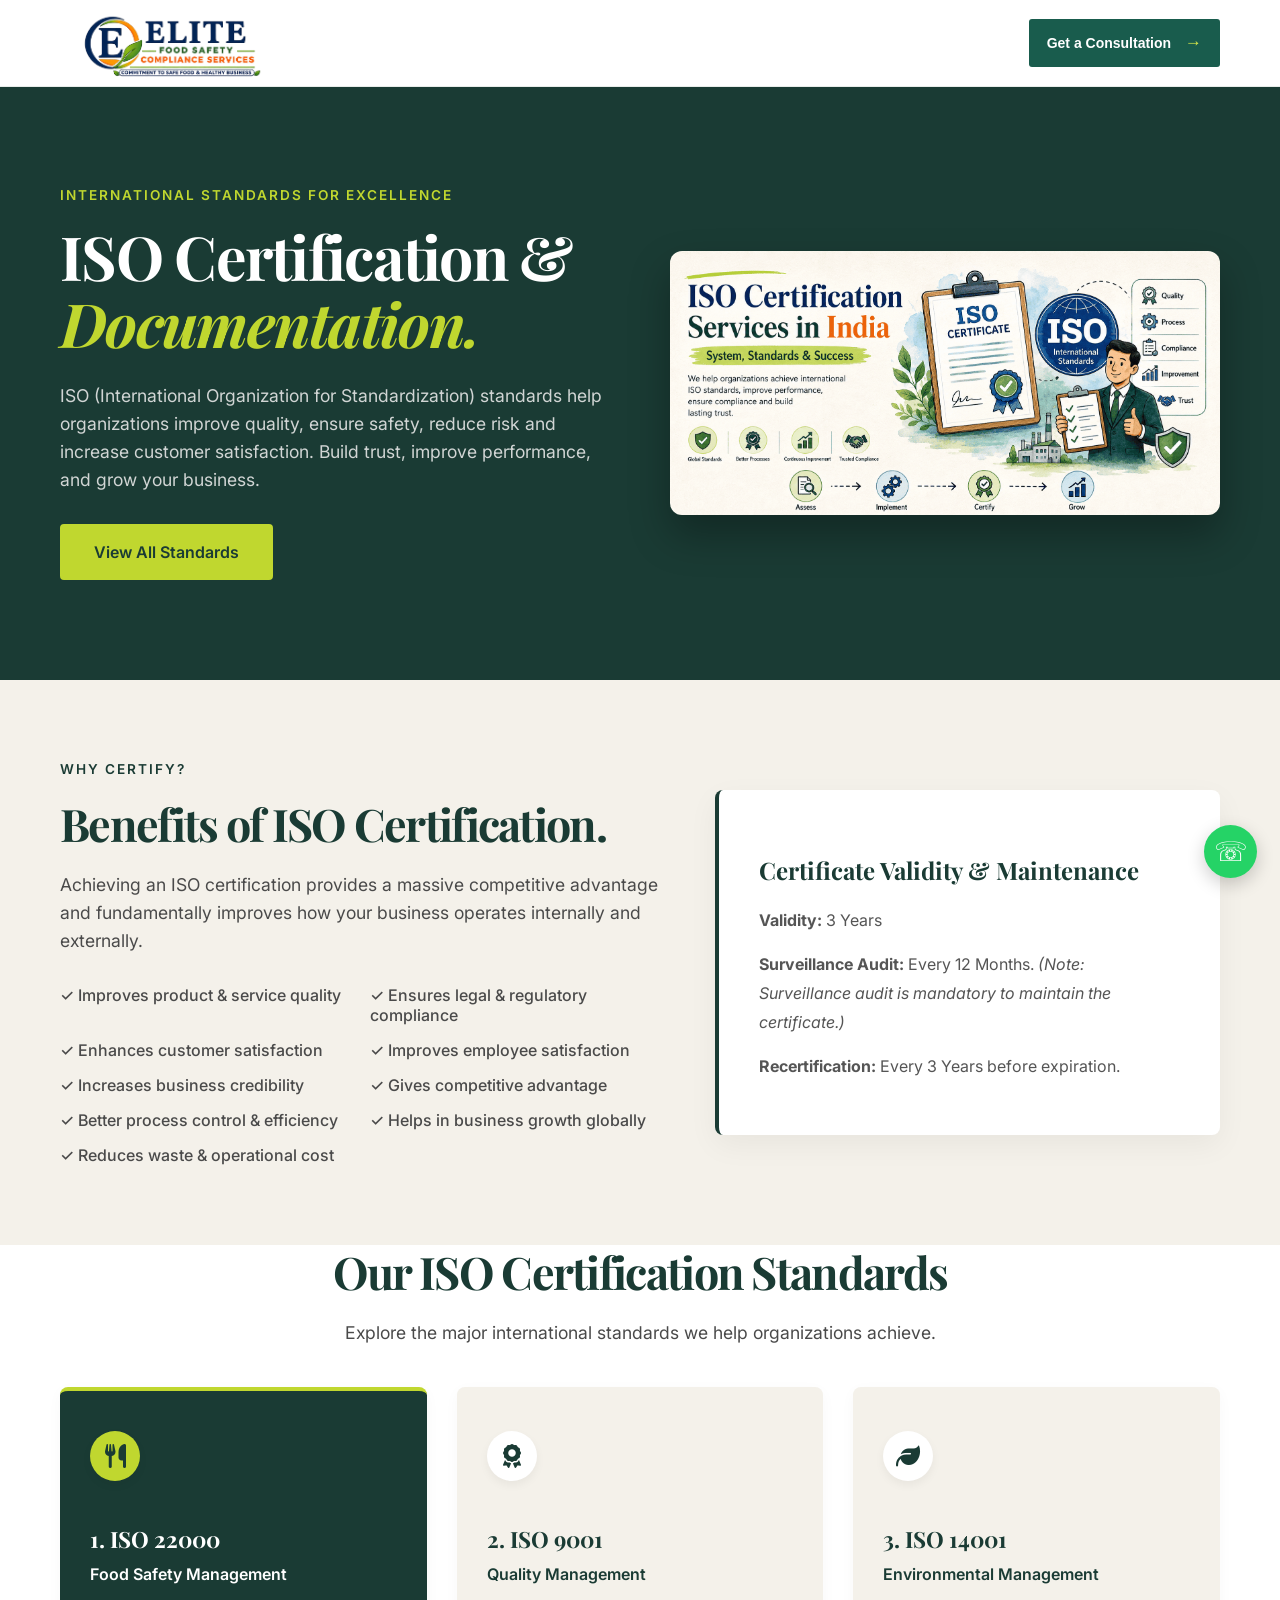
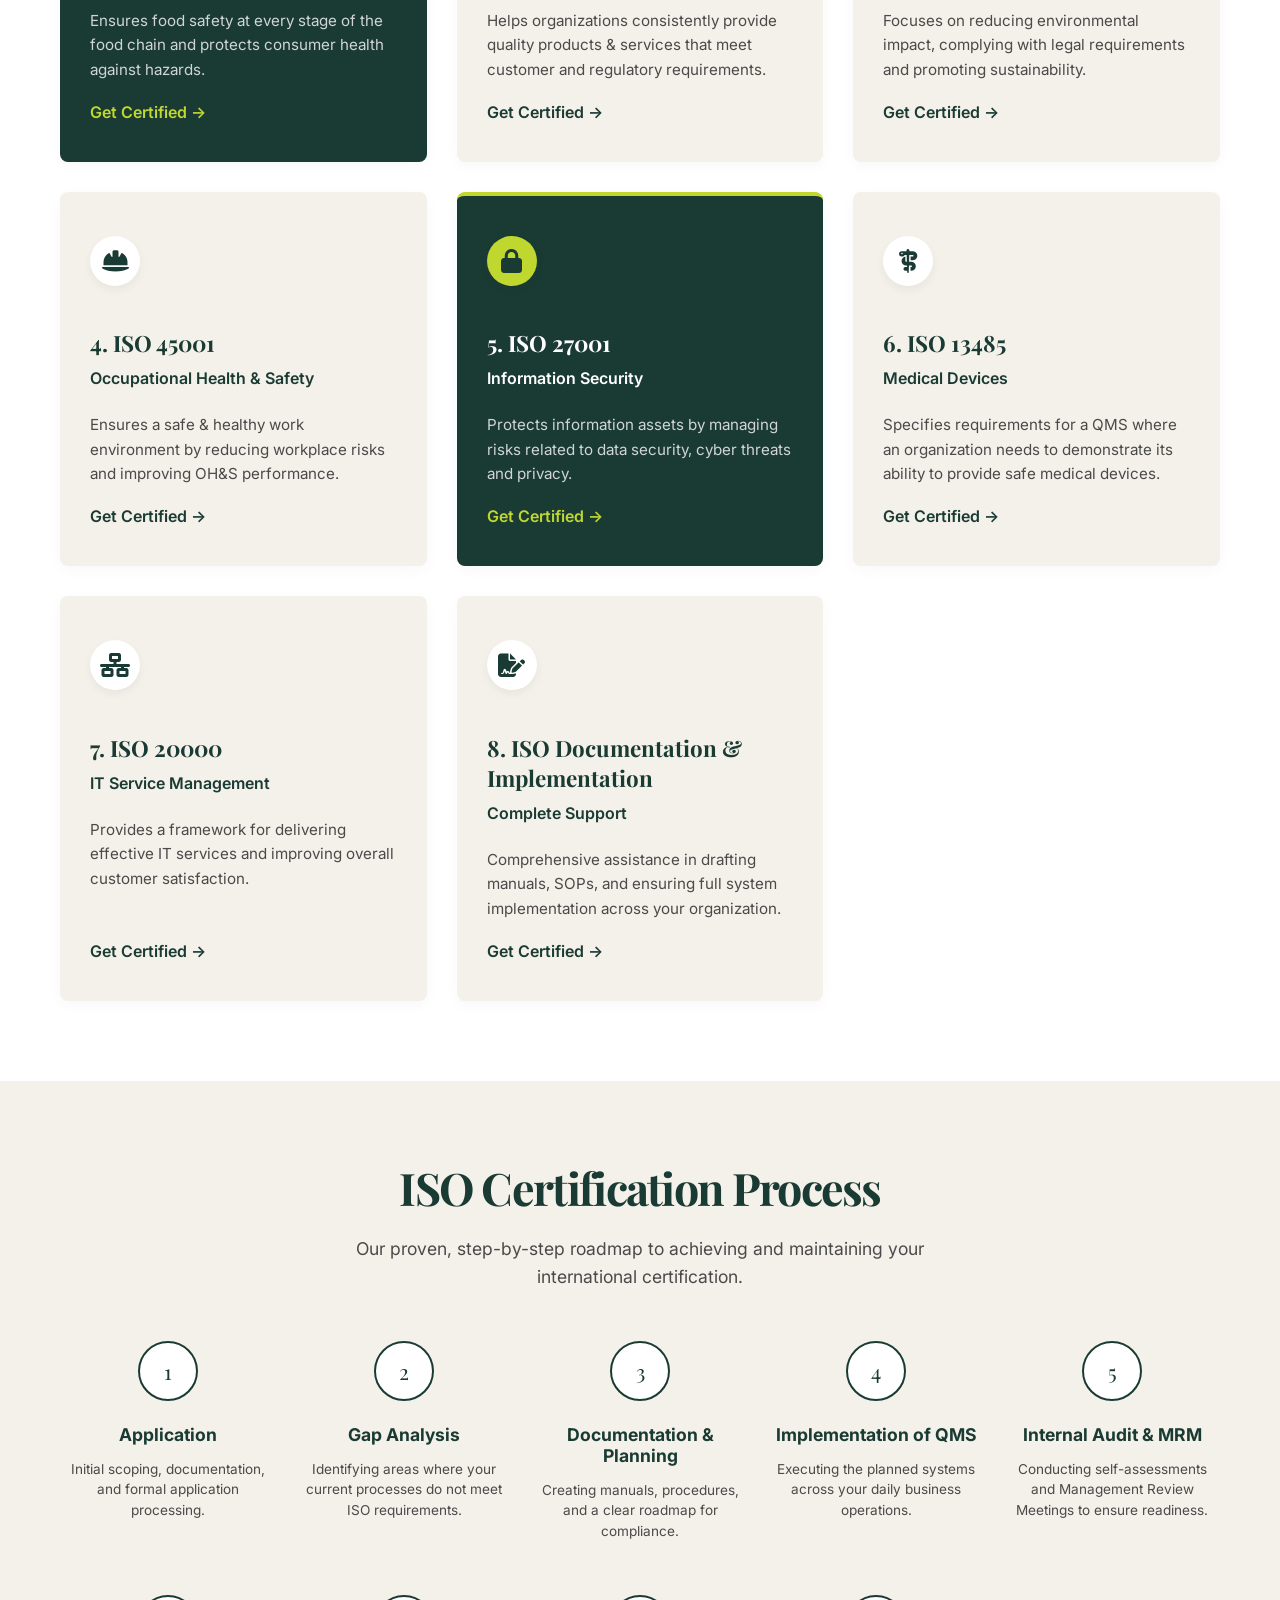
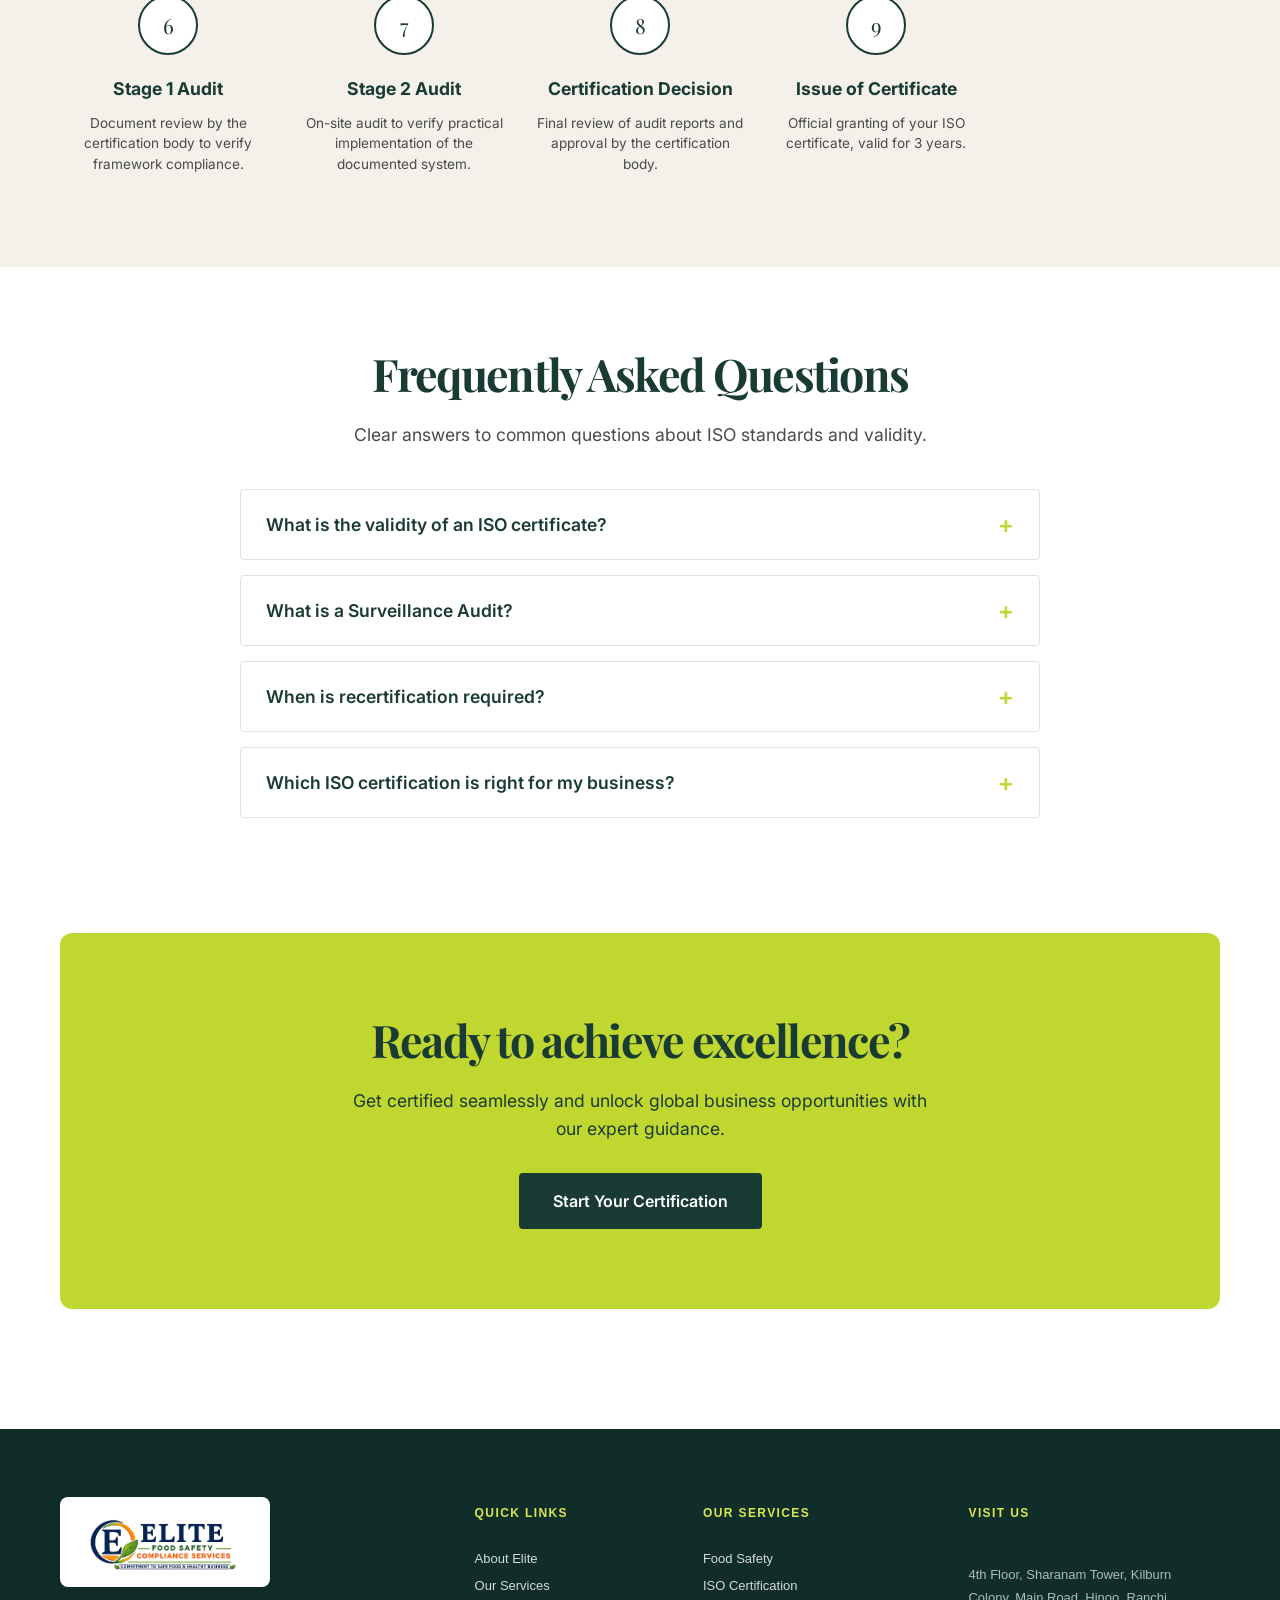
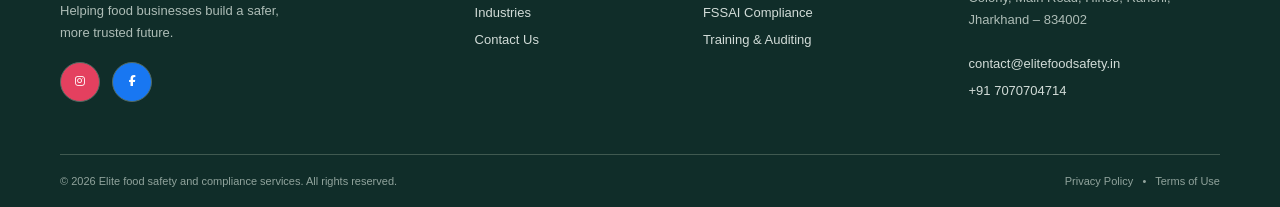
<file: services/iso-certification.html>
<!DOCTYPE html>
<html lang="en">

<head>
    <meta charset="UTF-8">
    <meta name="viewport" content="width=device-width, initial-scale=1.0">
    <title>ISO Certification Services | Elite Food Safety</title>

    <!-- Existing global stylesheet -->
    <link rel="stylesheet" href="../style.css">

    <!-- Fonts -->
    <link rel="preconnect" href="https://fonts.googleapis.com">
    <link rel="preconnect" href="https://fonts.gstatic.com" crossorigin>
    <link rel="stylesheet" href="https://cdnjs.cloudflare.com/ajax/libs/font-awesome/6.7.2/css/all.min.css">
    <link
        href="https://fonts.googleapis.com/css2?family=Playfair+Display:ital,wght@0,600;0,700;1,600&family=Inter:wght@300;400;500;600&display=swap"
        rel="stylesheet">

    <!-- ISOLATED PAGE STYLES -->
    <style>
        :root {
            --efs-dark: #1A3B34;
            --efs-lime: #C0D72F;
            --efs-cream: #F4F1EA;
            --efs-white: #FFFFFF;
            --efs-text: #4A4A4A;
        }

        .efs-section {
            display: block !important;
            width: 100% !important;
            clear: both !important;
            float: none !important;
            flex: none !important;
            position: relative;
            box-sizing: border-box;
            padding: 80px 0;
        }

        .efs-container {
            max-width: 1200px !important;
            margin: 0 auto !important;
            padding: 0 20px !important;
            display: block !important;
            width: 100% !important;
            box-sizing: border-box;
            clear: both !important;
        }

        /* Reusable Typography & Buttons */
        .efs-eyebrow {
            display: inline-block;
            color: var(--efs-lime);
            text-transform: uppercase;
            letter-spacing: 2px;
            font-size: 0.85rem;
            font-weight: 600;
            margin-bottom: 20px;
            font-family: 'Inter', sans-serif;
        }

        .efs-heading {
            font-family: 'Playfair Display', serif;
            color: var(--efs-dark);
            font-size: 2.8rem;
            line-height: 1.2;
            margin-bottom: 20px;
        }

        .efs-paragraph {
            font-family: 'Inter', sans-serif;
            color: var(--efs-text);
            font-size: 1.1rem;
            line-height: 1.6;
            margin-bottom: 30px;
        }

        .efs-btn {
            display: inline-block;
            padding: 16px 32px;
            font-family: 'Inter', sans-serif;
            font-weight: 600;
            text-decoration: none;
            border-radius: 4px;
            transition: all 0.3s ease;
            cursor: pointer;
            text-align: center;
        }

        .efs-btn-primary {
            background-color: var(--efs-lime);
            color: var(--efs-dark);
            border: 2px solid var(--efs-lime);
        }

        .efs-btn-primary:hover {
            background-color: transparent;
        }

        .efs-btn-dark {
            background-color: var(--efs-dark);
            color: var(--efs-white);
            border: 2px solid var(--efs-dark);
        }

        .efs-btn-dark:hover {
            background-color: transparent;
            color: var(--efs-dark);
        }

        .efs-btn-outline {
            background-color: transparent;
            color: var(--efs-white);
            border: 2px solid var(--efs-white);
        }

        .efs-btn-outline:hover {
            background-color: var(--efs-white);
            color: var(--efs-dark);
        }

        /* Custom Header Override */
        .efs-header {
            background: var(--efs-white);
            padding: 15px 0;
            box-shadow: 0 2px 10px rgba(0, 0, 0, 0.05);
            position: relative;
            z-index: 100;
        }

        .efs-header-inner {
            display: flex !important;
            justify-content: space-between !important;
            align-items: center !important;
            flex-direction: row !important;
        }

        .efs-nav {
            display: flex !important;
            gap: 30px !important;
            align-items: center !important;
        }

        .efs-nav a {
            text-decoration: none;
            color: var(--efs-dark);
            font-weight: 500;
            font-family: 'Inter', sans-serif;
            transition: color 0.3s;
        }

        .efs-nav a:hover,
        .efs-nav a.active {
            color: var(--efs-lime);
        }

        /* Hero Section */
        .efs-hero {
            background-color: var(--efs-dark);
            color: var(--efs-white);
            padding: 100px 0;
        }

        .efs-hero-grid {
            display: grid !important;
            grid-template-columns: 1fr 1fr !important;
            gap: 60px !important;
            align-items: center !important;
        }

        .efs-hero h1 {
            font-size: 3.8rem;
            font-family: 'Playfair Display', serif;
            color: var(--efs-white);
            line-height: 1.1;
            margin-bottom: 25px;
        }

        .efs-hero .italic-highlight {
            font-style: italic;
            color: var(--efs-lime);
        }

        .efs-hero-img-wrap {
            position: relative;
            border-radius: 12px;
            overflow: hidden;
            box-shadow: 0 20px 40px rgba(0, 0, 0, 0.3);
            display: block !important;
            width: 100% !important;
        }

        .efs-hero-img-wrap img {
            width: 100% !important;
            height: auto !important;
            display: block !important;
            object-fit: cover;
        }

        /* Introduction */
        .efs-intro {
            background-color: var(--efs-cream);
        }

        .efs-intro-grid {
            display: grid !important;
            grid-template-columns: 1.2fr 1fr !important;
            gap: 50px !important;
            align-items: center !important;
        }

        .efs-intro-box {
            background: var(--efs-white);
            padding: 40px;
            border-radius: 8px;
            border-left: 4px solid var(--efs-dark);
            box-shadow: 0 10px 30px rgba(0, 0, 0, 0.05);
        }

        /* Services Grid (8 cards) */
        .efs-services {
            background-color: #ffffff;
            padding-top: 0;
        }

        .efs-services-grid {
            display: grid !important;
            grid-template-columns: repeat(3, 1fr) !important;
            gap: 30px !important;
            margin-top: 40px;
        }

        .efs-card {
            background: var(--efs-cream);
            padding: 40px 30px;
            border-radius: 8px;
            box-shadow: 0 4px 15px rgba(0, 0, 0, 0.03);
            transition: all 0.3s ease;
            display: flex !important;
            flex-direction: column !important;
            border-top: 4px solid transparent;
            height: 100%;
        }

        .efs-card:hover {
            transform: translateY(-5px);
            box-shadow: 0 15px 30px rgba(0, 0, 0, 0.08);
            border-top: 4px solid var(--efs-lime);
            background: var(--efs-white);
        }

        .efs-card-dark {
            background: var(--efs-dark) !important;
            color: var(--efs-white) !important;
            border-top: 4px solid var(--efs-lime) !important;
        }

        .efs-icon-wrap {
            width: 50px;
            height: 50px;
            background: var(--efs-white);
            border-radius: 50%;
            display: flex;
            align-items: center;
            justify-content: center;
            color: var(--efs-dark);
            margin-bottom: 20px;
            box-shadow: 0 4px 10px rgba(0,0,0,0.05);
        }

        .efs-card-dark .efs-icon-wrap {
            background: var(--efs-lime);
        }

        .efs-card h3 {
            font-family: 'Playfair Display', serif;
            font-size: 1.4rem;
            margin-bottom: 10px;
            color: var(--efs-dark);
        }

        .efs-card-dark h3 {
            color: var(--efs-white);
        }

        .efs-card p {
            color: var(--efs-text);
            font-family: 'Inter', sans-serif;
            font-size: 0.95rem;
            line-height: 1.6;
            margin-bottom: 20px;
            flex-grow: 1;
        }

        .efs-card-dark p {
            color: #d1d5d4;
        }

        .efs-link {
            font-family: 'Inter', sans-serif;
            font-weight: 600;
            color: var(--efs-dark);
            text-decoration: none;
            margin-top: auto;
            display: inline-block;
        }

        .efs-card-dark .efs-link {
            color: var(--efs-lime);
        }

        .efs-link:hover {
            color: var(--efs-lime);
        }

        /* Multi-row Timeline (Updated for 9 steps) */
        .efs-timeline-grid {
            display: grid !important;
            grid-template-columns: repeat(auto-fit, minmax(200px, 1fr)) !important;
            gap: 40px 20px !important;
            margin-top: 50px;
        }

        .efs-timeline-step {
            position: relative;
            z-index: 2;
            text-align: center;
        }

        .efs-step-num {
            width: 60px;
            height: 60px;
            background: var(--efs-white);
            border: 2px solid var(--efs-dark);
            border-radius: 50%;
            display: flex;
            align-items: center;
            justify-content: center;
            font-family: 'Playfair Display', serif;
            font-size: 1.3rem;
            color: var(--efs-dark);
            margin: 0 auto 15px auto;
        }

        .efs-timeline-step h4 {
            font-family: 'Inter', sans-serif;
            font-size: 1.1rem;
            color: var(--efs-dark);
            margin-bottom: 10px;
        }

        .efs-timeline-step p {
            font-family: 'Inter', sans-serif;
            font-size: 0.85rem;
            color: var(--efs-text);
            line-height: 1.5;
        }

        /* FAQ */
        .efs-faq-wrap {
            max-width: 800px;
            margin: 40px auto 0 auto;
        }

        .efs-faq-item {
            background: var(--efs-white);
            border: 1px solid #e0e0e0;
            margin-bottom: 15px;
            border-radius: 4px;
        }

        .efs-faq-q {
            padding: 20px 25px;
            cursor: pointer;
            display: flex;
            justify-content: space-between;
            align-items: center;
            font-family: 'Inter', sans-serif;
            font-weight: 600;
            color: var(--efs-dark);
            font-size: 1.1rem;
        }

        .efs-faq-a {
            padding: 0 25px 20px 25px;
            color: var(--efs-text);
            font-family: 'Inter', sans-serif;
            line-height: 1.6;
            display: none;
        }

        /* CTA */
        .efs-cta-wrap {
            background-color: var(--efs-lime);
            padding: 80px 40px;
            border-radius: 12px;
            text-align: center;
            margin-bottom: 40px;
        }

        /* Footer Override */
        .efs-footer {
            background-color: var(--efs-dark);
            color: var(--efs-white);
            padding: 60px 0 20px 0;
            display: block !important;
            width: 100% !important;
            clear: both !important;
        }

        .efs-footer-grid {
            display: grid !important;
            grid-template-columns: 1.5fr 1fr 1fr 1fr !important;
            gap: 40px !important;
            border-bottom: 1px solid rgba(255, 255, 255, 0.1);
            padding-bottom: 40px;
            margin-bottom: 20px;
        }

        /* Responsive Fixes */
        @media (max-width: 992px) {
            .efs-hero-grid,
            .efs-intro-grid {
                grid-template-columns: 1fr !important;
            }

            .efs-services-grid {
                grid-template-columns: repeat(2, 1fr) !important;
            }

            /* The Mobile Fix applied to our new multi-row timeline grid */
            .efs-timeline-grid {
                grid-template-columns: 1fr !important;
            }
            .efs-timeline-step {
                display: flex;
                align-items: flex-start;
                text-align: left;
                width: 100%;
                margin-bottom: 25px;
            }
            .efs-step-num {
                margin: 0 20px 0 0;
                flex-shrink: 0;
            }

            .efs-footer-grid {
                grid-template-columns: 1fr 1fr !important;
            }
        }

        @media (max-width: 768px) {
            .efs-services-grid {
                grid-template-columns: 1fr !important;
            }

            .efs-footer-grid {
                grid-template-columns: 1fr !important;
            }

            .efs-header-inner {
                flex-direction: column !important;
                gap: 20px !important;
            }

            .efs-nav {
                flex-wrap: wrap !important;
                justify-content: center !important;
            }
        }
    </style>
</head>

<body>

    <header class="header" id="home">
        <div class="container nav-wrap">
            <a class="brand elite-brand" href="../index.html#home" aria-label="Elite Food Safety and Compliance Services home"><img
                    src="../assets/elite-logo-new.png" alt="Elite Food Safety and Compliance Services" /></a>
            <button class="menu-toggle" aria-label="Open menu" aria-expanded="false"><i></i><i></i><i></i></button>
            <nav class="nav"><a
                    class="nav-cta" href="../index.html#contact">Get a Consultation <b>→</b></a></nav>
        </div>
    </header>


    <!-- Hero Section -->
    <section class="efs-section efs-hero">
        <div class="efs-container efs-hero-grid">
            <div>
                <span class="efs-eyebrow">International Standards for Excellence</span>
                <h1>ISO Certification & <span class="italic-highlight">Documentation.</span></h1>
                <p class="efs-paragraph" style="color: #d1d5d4;">ISO (International Organization for Standardization) standards help organizations improve quality, ensure safety, reduce risk and increase customer satisfaction. Build trust, improve performance, and grow your business.</p>
                <div style="display: flex; gap: 20px; flex-wrap: wrap;">
                    <a href="#iso-standards" class="efs-btn efs-btn-primary">View All Standards</a>
                </div>
            </div>
            <div class="efs-hero-img-wrap">
                <!-- Placeholder, replace with your actual ISO hero image -->
                <img src="../assets/iso_hero.png" alt="ISO Certification Professional">
            </div>
        </div>
    </section>

    <!-- Introduction Section (Benefits & Validity) -->
    <section class="efs-section efs-intro">
        <div class="efs-container">
            <div class="efs-intro-grid">
                <div>
                    <span class="efs-eyebrow" style="color: var(--efs-dark);">Why Certify?</span>
                    <h2 class="efs-heading">Benefits of ISO Certification.</h2>
                    <p class="efs-paragraph">Achieving an ISO certification provides a massive competitive advantage and fundamentally improves how your business operates internally and externally.</p>
                    
                    <div style="display: grid; grid-template-columns: 1fr 1fr; gap: 15px; color: var(--efs-text); font-family: 'Inter', sans-serif; font-weight: 500;">
                        <div>✓ Improves product & service quality</div>
                        <div>✓ Ensures legal & regulatory compliance</div>
                        <div>✓ Enhances customer satisfaction</div>
                        <div>✓ Improves employee satisfaction</div>
                        <div>✓ Increases business credibility</div>
                        <div>✓ Gives competitive advantage</div>
                        <div>✓ Better process control & efficiency</div>
                        <div>✓ Helps in business growth globally</div>
                        <div>✓ Reduces waste & operational cost</div>
                    </div>
                </div>
                
                <div class="efs-intro-box">
                    <h3 style="font-family: 'Playfair Display', serif; color: var(--efs-dark); font-size: 1.5rem; margin-bottom: 20px;">
                        Certificate Validity & Maintenance</h3>
                    <ul style="list-style: none; padding: 0; margin: 0; font-family: 'Inter', sans-serif; color: #555; line-height: 1.8;">
                        <li style="margin-bottom: 15px;"><strong>Validity:</strong> 3 Years</li>
                        <li style="margin-bottom: 15px;"><strong>Surveillance Audit:</strong> Every 12 Months. <em>(Note: Surveillance audit is mandatory to maintain the certificate.)</em></li>
                        <li style="margin-bottom: 15px;"><strong>Recertification:</strong> Every 3 Years before expiration.</li>
                    </ul>
                </div>
            </div>
        </div>
    </section>

    <!-- 8 ISO Standards Grid -->
    <section id="iso-standards" class="efs-section efs-services">
        <div class="efs-container">
            <div style="text-align: center; max-width: 800px; margin: 0 auto;">
                <h2 class="efs-heading">Our ISO Certification Standards</h2>
                <p class="efs-paragraph">Explore the major international standards we help organizations achieve.</p>
            </div>

            <div class="efs-services-grid">
                <!-- 1. ISO 22000 -->
                <div class="efs-card efs-card-dark">
                    <div class="efs-icon-wrap">
                        <i class="fa-solid fa-utensils" style="font-size: 1.5rem;"></i>
                    </div>
                    <h3>1. ISO 22000</h3>
                    <div style="font-weight: 600; margin-bottom: 10px; font-family: 'Inter', sans-serif;">Food Safety Management</div>
                    <p>Ensures food safety at every stage of the food chain and protects consumer health against hazards.</p>
                    <a href="../contact.html" class="efs-link">Get Certified →</a>
                </div>

                <!-- 2. ISO 9001 -->
                <div class="efs-card">
                    <div class="efs-icon-wrap">
                        <i class="fa-solid fa-award" style="font-size: 1.5rem;"></i>
                    </div>
                    <h3>2. ISO 9001</h3>
                    <div style="font-weight: 600; margin-bottom: 10px; font-family: 'Inter', sans-serif; color: var(--efs-dark);">Quality Management</div>
                    <p>Helps organizations consistently provide quality products & services that meet customer and regulatory requirements.</p>
                    <a href="../contact.html" class="efs-link">Get Certified →</a>
                </div>

                <!-- 3. ISO 14001 -->
                <div class="efs-card">
                    <div class="efs-icon-wrap">
                        <i class="fa-solid fa-leaf" style="font-size: 1.5rem;"></i>
                    </div>
                    <h3>3. ISO 14001</h3>
                    <div style="font-weight: 600; margin-bottom: 10px; font-family: 'Inter', sans-serif; color: var(--efs-dark);">Environmental Management</div>
                    <p>Focuses on reducing environmental impact, complying with legal requirements and promoting sustainability.</p>
                    <a href="../contact.html" class="efs-link">Get Certified →</a>
                </div>

                <!-- 4. ISO 45001 -->
                <div class="efs-card">
                    <div class="efs-icon-wrap">
                        <i class="fa-solid fa-helmet-safety" style="font-size: 1.5rem;"></i>
                    </div>
                    <h3>4. ISO 45001</h3>
                    <div style="font-weight: 600; margin-bottom: 10px; font-family: 'Inter', sans-serif; color: var(--efs-dark);">Occupational Health & Safety</div>
                    <p>Ensures a safe & healthy work environment by reducing workplace risks and improving OH&S performance.</p>
                    <a href="../contact.html" class="efs-link">Get Certified →</a>
                </div>

                <!-- 5. ISO 27001 -->
                <div class="efs-card efs-card-dark">
                    <div class="efs-icon-wrap">
                        <i class="fa-solid fa-lock" style="font-size: 1.5rem;"></i>
                    </div>
                    <h3>5. ISO 27001</h3>
                    <div style="font-weight: 600; margin-bottom: 10px; font-family: 'Inter', sans-serif;">Information Security</div>
                    <p>Protects information assets by managing risks related to data security, cyber threats and privacy.</p>
                    <a href="../contact.html" class="efs-link">Get Certified →</a>
                </div>

                <!-- 6. ISO 13485 -->
                <div class="efs-card">
                    <div class="efs-icon-wrap">
                        <i class="fa-solid fa-staff-snake" style="font-size: 1.5rem;"></i>
                    </div>
                    <h3>6. ISO 13485</h3>
                    <div style="font-weight: 600; margin-bottom: 10px; font-family: 'Inter', sans-serif; color: var(--efs-dark);">Medical Devices</div>
                    <p>Specifies requirements for a QMS where an organization needs to demonstrate its ability to provide safe medical devices.</p>
                    <a href="../contact.html" class="efs-link">Get Certified →</a>
                </div>

                <!-- 7. ISO 20000 -->
                <div class="efs-card">
                    <div class="efs-icon-wrap">
                        <i class="fa-solid fa-network-wired" style="font-size: 1.5rem;"></i>
                    </div>
                    <h3>7. ISO 20000</h3>
                    <div style="font-weight: 600; margin-bottom: 10px; font-family: 'Inter', sans-serif; color: var(--efs-dark);">IT Service Management</div>
                    <p>Provides a framework for delivering effective IT services and improving overall customer satisfaction.</p>
                    <a href="../contact.html" class="efs-link">Get Certified →</a>
                </div>

                <!-- 8. ISO Documentation & Implementation Support -->
                <div class="efs-card">
                    <div class="efs-icon-wrap">
                        <i class="fa-solid fa-file-signature" style="font-size: 1.5rem;"></i>
                    </div>
                    <h3>8. ISO Documentation & Implementation</h3>
                    <div style="font-weight: 600; margin-bottom: 10px; font-family: 'Inter', sans-serif; color: var(--efs-dark);">Complete Support</div>
                    <p>Comprehensive assistance in drafting manuals, SOPs, and ensuring full system implementation across your organization.</p>
                    <a href="../contact.html" class="efs-link">Get Certified →</a>
                </div>

            </div>
        </div>
    </section>

    <!-- Timeline (9 Steps Grid) -->
    <section class="efs-section" style="background-color: var(--efs-cream);">
        <div class="efs-container">
            <div style="text-align: center; max-width: 600px; margin: 0 auto;">
                <h2 class="efs-heading">ISO Certification Process</h2>
                <p class="efs-paragraph">Our proven, step-by-step roadmap to achieving and maintaining your international certification.</p>
            </div>

            <!-- Using a wrapping grid for 9 items so it flows nicely without breaking -->
            <div class="efs-timeline-grid">
                
                <div class="efs-timeline-step">
                    <div class="efs-step-num">1</div>
                    <div>
                        <h4>Application</h4>
                        <p>Initial scoping, documentation, and formal application processing.</p>
                    </div>
                </div>
                <div class="efs-timeline-step">
                    <div class="efs-step-num">2</div>
                    <div>
                        <h4>Gap Analysis</h4>
                        <p>Identifying areas where your current processes do not meet ISO requirements.</p>
                    </div>
                </div>
                <div class="efs-timeline-step">
                    <div class="efs-step-num">3</div>
                    <div>
                        <h4>Documentation & Planning</h4>
                        <p>Creating manuals, procedures, and a clear roadmap for compliance.</p>
                    </div>
                </div>
                <div class="efs-timeline-step">
                    <div class="efs-step-num">4</div>
                    <div>
                        <h4>Implementation of QMS</h4>
                        <p>Executing the planned systems across your daily business operations.</p>
                    </div>
                </div>
                <div class="efs-timeline-step">
                    <div class="efs-step-num">5</div>
                    <div>
                        <h4>Internal Audit & MRM</h4>
                        <p>Conducting self-assessments and Management Review Meetings to ensure readiness.</p>
                    </div>
                </div>
                <div class="efs-timeline-step">
                    <div class="efs-step-num">6</div>
                    <div>
                        <h4>Stage 1 Audit</h4>
                        <p>Document review by the certification body to verify framework compliance.</p>
                    </div>
                </div>
                <div class="efs-timeline-step">
                    <div class="efs-step-num">7</div>
                    <div>
                        <h4>Stage 2 Audit</h4>
                        <p>On-site audit to verify practical implementation of the documented system.</p>
                    </div>
                </div>
                <div class="efs-timeline-step">
                    <div class="efs-step-num">8</div>
                    <div>
                        <h4>Certification Decision</h4>
                        <p>Final review of audit reports and approval by the certification body.</p>
                    </div>
                </div>
                <div class="efs-timeline-step">
                    <div class="efs-step-num">9</div>
                    <div>
                        <h4>Issue of Certificate</h4>
                        <p>Official granting of your ISO certificate, valid for 3 years.</p>
                    </div>
                </div>

            </div>
        </div>
    </section>

    <!-- FAQ -->
    <section class="efs-section">
        <div class="efs-container">
            <div style="text-align: center; max-width: 600px; margin: 0 auto;">
                <h2 class="efs-heading">Frequently Asked Questions</h2>
                <p class="efs-paragraph">Clear answers to common questions about ISO standards and validity.</p>
            </div>

            <div class="efs-faq-wrap">
                <div class="efs-faq-item">
                    <div class="efs-faq-q" onclick="toggleFaq(this)">
                        What is the validity of an ISO certificate?
                        <span style="color: var(--efs-lime); font-size: 1.5rem;">+</span>
                    </div>
                    <div class="efs-faq-a">An ISO certificate is typically valid for 3 years, provided the organization successfully passes mandatory annual surveillance audits.</div>
                </div>
                <div class="efs-faq-item">
                    <div class="efs-faq-q" onclick="toggleFaq(this)">
                        What is a Surveillance Audit?
                        <span style="color: var(--efs-lime); font-size: 1.5rem;">+</span>
                    </div>
                    <div class="efs-faq-a">A surveillance audit is conducted every 12 months to verify that your organization is maintaining the management system and continuing to comply with ISO standards. It is mandatory to maintain the certificate.</div>
                </div>
                <div class="efs-faq-item">
                    <div class="efs-faq-q" onclick="toggleFaq(this)">
                        When is recertification required?
                        <span style="color: var(--efs-lime); font-size: 1.5rem;">+</span>
                    </div>
                    <div class="efs-faq-a">Recertification is required every 3 years. A full recertification audit is conducted before the expiry of the current certificate to renew it for another 3-year cycle.</div>
                </div>
                <div class="efs-faq-item">
                    <div class="efs-faq-q" onclick="toggleFaq(this)">
                        Which ISO certification is right for my business?
                        <span style="color: var(--efs-lime); font-size: 1.5rem;">+</span>
                    </div>
                    <div class="efs-faq-a">It depends on your industry and goals. ISO 9001 (QMS) is universal for quality. If you handle food, ISO 22000 is ideal. For IT, ISO 27001 is standard. Our consultants can help you identify the best framework for your specific operational needs.</div>
                </div>
            </div>
        </div>
    </section>

    <!-- CTA -->
    <section class="efs-section" style="padding-top: 20px;">
        <div class="efs-container">
            <div class="efs-cta-wrap">
                <h2 class="efs-heading">Ready to achieve excellence?</h2>
                <p class="efs-paragraph" style="color: var(--efs-dark); max-width: 600px; margin: 0 auto 30px auto;">Get certified seamlessly and unlock global business opportunities with our expert guidance.</p>
                <a href="../index.html#contact" class="efs-btn efs-btn-dark">Start Your Certification</a>
            </div>
        </div>
    </section>

    <footer>
        <div class="container footer-grid">
            <div>
                <a class="brand elite-brand" href="#home"
                    aria-label="Elite Food Safety and Compliance Services home"><img src="../assets/elite-logo-new.png"
                        alt="Elite Food Safety and Compliance Services" /></a>
                <p>Helping food businesses build a safer, more trusted future.</p>
                <div class="socials">
                    <a href="https://www.instagram.com/elitefoodsafetyandcompliance/" target="_blank"
                        rel="noopener noreferrer" aria-label="Instagram">
                        <i class="fa-brands fa-instagram"></i>
                    </a>

                    <a href="https://www.facebook.com/elitefoodsafetyandcompliance" target="_blank"
                        rel="noopener noreferrer" aria-label="Facebook">
                        <i class="fa-brands fa-facebook-f"></i>
                    </a>
                </div>
            </div>
            <div>
                <h4>Quick Links</h4><a href="#about">About Elite</a><a href="#services">Our Services</a><a
                    href="#industries">Industries</a><a href="#contact">Contact Us</a>
            </div>
            <div>
                <h4>Our Services</h4><a href="#services">Food Safety</a><a href="#services">ISO Certification</a><a
                    href="#services">FSSAI Compliance</a><a href="#services">Training & Auditing</a>
            </div>
            <div>
                <h4>Visit us</h4>
                <p>4th Floor, Sharanam Tower, Kilburn Colony, Main Road, Hinoo, Ranchi, Jharkhand – 834002 </p><a
                    href="mailto:contact@elitefoodsafety.in">contact@elitefoodsafety.in</a><a
                    href="tel:+917070704714">+91
                    7070704714</a>
            </div>
        </div>
        <div class="container copyright"><span>© 2026 Elite food safety and compliance services. All rights
                reserved.</span><span>Privacy Policy   •
                  Terms of Use</span></div>
    </footer>
    <a class="whatsapp" href="https://wa.me/917070704714" aria-label="Chat on WhatsApp" target="_blank"
        rel="noopener">☏<span>WhatsApp us</span></a>

    <!-- Existing Script -->
    <script src="../script.js"></script>

    <!-- Local script for FAQ -->
    <script>
        function toggleFaq(el) {
            const answer = el.nextElementSibling;
            const icon = el.querySelector('span');
            if (answer.style.display === "block") {
                answer.style.display = "none";
                icon.innerHTML = "+";
            } else {
                answer.style.display = "block";
                icon.innerHTML = "-";
            }
        }
    </script>
</body>

</html>
</file>
<file: amc/service.css>
:root{--ink:#102d29;--green:#195c4d;--lime:#d9e84a;--orange:#ef7c13;--cream:#f7f3eb}*{box-sizing:border-box}body{margin:0;color:var(--ink);font-family:Arial,sans-serif}header{height:82px;padding:0 max(24px,calc((100% - 1160px)/2));display:flex;align-items:center;justify-content:space-between;background:#fff;position:sticky;top:0;z-index:3;box-shadow:0 1px 10px #102d2912}.logo img{width:160px;height:62px;object-fit:contain}nav{display:flex;gap:24px;align-items:center}nav a{color:var(--ink);font-size:14px;text-decoration:none;font-weight:700}.cta,.button{background:var(--green);color:#fff!important;padding:13px 18px;text-decoration:none;display:inline-block;font-weight:700}.hero{background:linear-gradient(115deg,#0f302a,#296956);color:#fff;padding:115px max(24px,calc((100% - 1160px)/2));min-height:410px}.hero>div{max-width:690px}.eyebrow{font-size:11px;letter-spacing:2px;text-transform:uppercase;font-weight:800;color:var(--orange)}h1,h2{font-family:Georgia,serif;font-size:54px;line-height:1.08;margin:10px 0 20px}h2{font-size:41px}.hero p:not(.eyebrow){font-size:18px;line-height:1.65;color:#d7e3de;max-width:580px;margin-bottom:30px}.content,.process,.faq,.enquire{padding:86px max(24px,calc((100% - 1160px)/2))}.content{display:grid;grid-template-columns:1.2fr .8fr;gap:80px}.content p,.content li,.faq p{color:#61716b;line-height:1.7}.content li{margin:10px 0}.content aside{background:var(--cream);padding:34px;height:max-content;border-top:4px solid var(--lime)}.dark{background:var(--ink)}.process{background:var(--cream)}.process>div{display:grid;grid-template-columns:repeat(3,1fr);gap:18px}.process article{background:#fff;padding:28px}.process b{font:32px Georgia;color:var(--orange)}.process h3{font-family:Georgia;font-size:23px}.process p{color:#63726b;line-height:1.6}.faq{max-width:980px;margin:auto}.faq details{border-top:1px solid #d9e1dc;padding:19px 0}.faq summary{font-weight:700;cursor:pointer}.enquire{text-align:center;background:var(--green);color:#fff}.enquire .eyebrow{color:var(--lime)}.enquire h2{color:#fff}.enquire p:last-child{color:#d8e5df;font-size:14px;margin-top:26px}.enquire .button{background:var(--lime);color:var(--ink)!important}footer{background:var(--ink);color:#c9d8d2;padding:28px max(24px,calc((100% - 1160px)/2));font-size:13px}@media(max-width:700px){nav a:not(.cta){display:none}.logo img{width:130px}h1{font-size:42px}h2{font-size:35px}.content,.process>div{grid-template-columns:1fr}.content{gap:35px}.process>div{display:grid}}
</file>
<file: service.css>
:root{--ink:#102d29;--green:#195c4d;--lime:#d9e84a;--orange:#ef7c13;--cream:#f7f3eb}*{box-sizing:border-box}body{margin:0;color:var(--ink);font-family:Arial,sans-serif}header{height:82px;padding:0 max(24px,calc((100% - 1160px)/2));display:flex;align-items:center;justify-content:space-between;background:#fff;position:sticky;top:0;z-index:3;box-shadow:0 1px 10px #102d2912}.logo img{width:160px;height:62px;object-fit:contain}nav{display:flex;gap:24px;align-items:center}nav a{color:var(--ink);font-size:14px;text-decoration:none;font-weight:700}.cta,.button{background:var(--green);color:#fff!important;padding:13px 18px;text-decoration:none;display:inline-block;font-weight:700}.hero{background:linear-gradient(115deg,#0f302a,#296956);color:#fff;padding:115px max(24px,calc((100% - 1160px)/2));min-height:410px}.hero>div{max-width:690px}.eyebrow{font-size:11px;letter-spacing:2px;text-transform:uppercase;font-weight:800;color:var(--orange)}h1,h2{font-family:Georgia,serif;font-size:54px;line-height:1.08;margin:10px 0 20px}h2{font-size:41px}.hero p:not(.eyebrow){font-size:18px;line-height:1.65;color:#d7e3de;max-width:580px;margin-bottom:30px}.content,.process,.faq,.enquire{padding:86px max(24px,calc((100% - 1160px)/2))}.content{display:grid;grid-template-columns:1.2fr .8fr;gap:80px}.content p,.content li,.faq p{color:#61716b;line-height:1.7}.content li{margin:10px 0}.content aside{background:var(--cream);padding:34px;height:max-content;border-top:4px solid var(--lime)}.dark{background:var(--ink)}.process{background:var(--cream)}.process>div{display:grid;grid-template-columns:repeat(3,1fr);gap:18px}.process article{background:#fff;padding:28px}.process b{font:32px Georgia;color:var(--orange)}.process h3{font-family:Georgia;font-size:23px}.process p{color:#63726b;line-height:1.6}.faq{max-width:980px;margin:auto}.faq details{border-top:1px solid #d9e1dc;padding:19px 0}.faq summary{font-weight:700;cursor:pointer}.enquire{text-align:center;background:var(--green);color:#fff}.enquire .eyebrow{color:var(--lime)}.enquire h2{color:#fff}.enquire p:last-child{color:#d8e5df;font-size:14px;margin-top:26px}.enquire .button{background:var(--lime);color:var(--ink)!important}footer{background:var(--ink);color:#c9d8d2;padding:28px max(24px,calc((100% - 1160px)/2));font-size:13px}@media(max-width:700px){nav a:not(.cta){display:none}.logo img{width:130px}h1{font-size:42px}h2{font-size:35px}.content,.process>div{grid-template-columns:1fr}.content{gap:35px}.process>div{display:grid}}
</file>
<file: style.css>
:root {
    --ink: #102d29;
    --green: #195c4d;
    --lime: #d9e84a;
    --cream: #f7f3eb;
    --sand: #e8dfd0;
    --muted: #66716d
}

* {
    box-sizing: border-box
}

html {
    scroll-behavior: smooth
}

body {
    margin: 0;
    color: var(--ink);
    font-family: 'DM Sans', sans-serif;
    background: #fff;
    font-size: 16px
}

.container {
    width: min(1160px, calc(100% - 48px));
    margin: auto
}

.topbar {
    background: var(--ink);
    color: #dfe9e4;
    font-size: 12px
}

.topbar-inner {
    min-height: 38px;
    display: flex;
    align-items: center;
    justify-content: space-between
}

.topbar a {
    color: #fff;
    text-decoration: none;
    margin-left: 24px
}

.header {
    height: 86px;
    background: white;
    position: sticky;
    top: 0;
    z-index: 10;
    box-shadow: 0 1px 0 #e8ece9
}

.nav-wrap {
    height: 100%;
    display: flex;
    align-items: center;
    justify-content: space-between
}

.brand {
    display: flex;
    align-items: center;
    gap: 9px;
    color: var(--ink);
    font-size: 25px;
    font-weight: 700;
    line-height: .8;
    text-decoration: none;
    letter-spacing: -1.3px
}

.brand>span:last-child>span {
    color: var(--green)
}

.brand small {
    display: block;
    font: 500 7px 'DM Sans';
    letter-spacing: 1.55px;
    margin-top: 7px;
    color: #6b7b75
}

.brand-mark {
    width: 38px;
    height: 38px;
    background: var(--lime);
    border-radius: 50% 50% 50% 10%;
    display: grid;
    place-items: center;
    font-family: Georgia;
    font-size: 24px;
    color: var(--green);
    transform: rotate(-12deg)
}

.nav {
    height: 100%;
    display: flex;
    align-items: center;
    gap: 29px
}

.nav>a {
    color: #3e514b;
    text-decoration: none;
    font-size: 14px;
    font-weight: 600
}

.nav>a.active,
.nav>a:hover {
    color: var(--green)
}

.nav-cta {
    background: var(--green);
    color: #fff !important;
    padding: 14px 18px;
    border-radius: 3px
}

.nav-cta b {
    margin-left: 10px;
    color: var(--lime);
    font-size: 17px
}

.menu-toggle {
    display: none;
    flex-shrink: 0;
}

.hero {
    height: 670px;
    background: var(--ink);
    position: relative;
    color: #fff;
    overflow: hidden
}

.hero-image {
    position: absolute;
    inset: 0;
    background: url('assets/foodadda-hero.png') center/cover no-repeat
}

.hero-overlay {
    position: absolute;
    inset: 0;
    background: linear-gradient(90deg, rgba(10, 35, 31, .96) 0%, rgba(11, 41, 35, .77) 34%, rgba(13, 44, 37, .08) 72%, rgba(13, 44, 37, .1))
}

.hero-content {
    position: relative;
    padding-top: 110px
}

.eyebrow {
    text-transform: uppercase;
    letter-spacing: 2px;
    color: var(--green);
    font-weight: 700;
    font-size: 11px;
    margin: 0 0 18px
}

.eyebrow.light {
    color: var(--lime)
}

h1,
h2 {
    font-family: 'Playfair Display', serif;
    letter-spacing: -1.7px;
    margin: 0
}

h1 {
    font-size: 66px;
    line-height: 1.05;
    max-width: 600px
}

h1 em,
h2 em {
    color: var(--lime);
    font-style: italic
}

.hero-copy {
    color: #d5e0db;
    font-size: 18px;
    line-height: 1.65;
    max-width: 495px;
    margin: 24px 0 30px
}

.hero-actions {
    display: flex;
    gap: 14px
}

.button {
    display: inline-flex;
    align-items: center;
    gap: 24px;
    font-weight: 700;
    font-size: 13px;
    text-decoration: none;
    border: 0;
    cursor: pointer;
    padding: 16px 20px;
    border-radius: 3px;
    transition: .2s
}

.button span {
    font-size: 19px
}

.primary {
    background: var(--lime);
    color: var(--ink)
}

.primary:hover {
    background: #edf46f;
    transform: translateY(-2px)
}

.ghost {
    border: 1px solid #698078;
    color: #fff
}

.cream {
    background: #f3ecdf;
    color: var(--ink);
    margin-top: 18px
}

.hero-stats {
    display: flex;
    gap: 42px;
    margin-top: 70px
}

.hero-stats div {
    border-left: 1px solid #6c8078;
    padding-left: 15px
}

.hero-stats strong {
    display: block;
    color: var(--lime);
    font-size: 25px
}

.hero-stats small {
    color: #c6d1cc;
    font-size: 11px
}

.intro-strip {
    background: var(--lime)
}

.intro-strip .container {
    height: 84px;
    display: flex;
    justify-content: space-between;
    align-items: center
}

.intro-strip p {
    font-family: 'Playfair Display';
    font-size: 21px;
    margin: 0
}

.seal {
    display: flex;
    align-items: center;
    gap: 8px;
    font-size: 24px;
    color: var(--green)
}

.seal span {
    font: 700 8px 'DM Sans';
    letter-spacing: 1px
}

.section {
    padding: 115px 0
}

.split {
    display: grid;
    grid-template-columns: 1fr 1fr;
    gap: 105px;
    align-items: center
}

.about-art {
    position: relative;
    height: 440px
}

.image-card {
    width: 88%;
    height: 385px;
    overflow: hidden;
    border-radius: 100px 4px 4px 4px;
    background: var(--sand)
}

.image-card img {
    width: 100%;
    height: 100%;
    object-fit: cover;
    object-position: 70% center
}

.quality-tag {
    position: absolute;
    right: 0;
    bottom: 20px;
    background: var(--green);
    color: #fff;
    width: 220px;
    padding: 22px 24px;
    border-left: 7px solid var(--lime)
}

.quality-tag span {
    color: var(--lime);
    font-family: 'Playfair Display';
    font-size: 27px
}

.quality-tag p {
    margin: 6px 0 0;
    font-size: 13px;
    line-height: 1.35
}

.circle-stamp {
    position: absolute;
    top: 0;
    right: 0;
    background: var(--lime);
    width: 99px;
    height: 99px;
    border-radius: 50%;
    font-size: 10px;
    font-weight: bold;
    display: grid;
    place-items: center;
    text-align: center;
    transform: rotate(15deg);
    padding: 16px
}

.copy-block h2,
.section-heading h2,
.contact h2 {
    font-size: 46px;
    line-height: 1.13
}

.copy-block>p:not(.eyebrow) {
    color: var(--muted);
    line-height: 1.7;
    max-width: 480px
}

.check-grid {
    display: grid;
    grid-template-columns: 1fr 1fr;
    gap: 14px 8px;
    margin: 27px 0;
    color: var(--green);
    font-size: 14px;
    font-weight: 700
}

.text-link {
    color: var(--ink);
    font-weight: 700;
    text-decoration: none;
    border-bottom: 1px solid var(--lime);
    padding-bottom: 7px
}

.text-link span {
    color: var(--green);
    margin-left: 14px
}

.services {
    background: var(--cream)
}

.section-heading {
    display: flex;
    justify-content: space-between;
    align-items: flex-end;
    margin-bottom: 44px
}

.section-heading>p {
    color: var(--muted);
    max-width: 300px;
    line-height: 1.55;
    margin: 0
}

.service-grid {
    display: grid;
    grid-template-columns: repeat(3, 1fr);
    gap: 16px
}

.service-card {
    background: white;
    padding: 26px 29px 24px;
    min-height: 278px;
    position: relative;
    border: 1px solid #eeeae1;
    transition: .25s
}

.service-card:hover {
    transform: translateY(-5px);
    box-shadow: 0 13px 30px #17362b12
}

.service-card.featured {
    background: var(--green);
    color: white
}

.service-no {
    position: absolute;
    right: 24px;
    color: #b7c6c0;
    font-size: 12px;
    font-weight: bold
}

.featured .service-no {
    color: #89aa9f
}

.service-icon {
    width: 42px;
    height: 42px;
    display: grid;
    place-items: center;
    border-radius: 50%;
    background: #e8f0d7;
    color: var(--green);
    font-size: 24px
}

.featured .service-icon {
    background: var(--lime)
}

.service-card h3 {
    font-family: 'Playfair Display';
    font-size: 23px;
    margin: 22px 0 10px
}

.service-card p {
    font-size: 13px;
    line-height: 1.6;
    color: #68746f
}

.featured p {
    color: #d3e0db
}

.service-card a {
    position: absolute;
    bottom: 22px;
    color: var(--green);
    font-size: 12px;
    font-weight: bold;
    text-decoration: none
}

.featured a {
    color: var(--lime)
}

.service-card a span {
    margin-left: 8px;
    font-size: 16px
}

.why {
    background: var(--ink);
    color: #fff;
    padding: 93px 0
}

.why-grid {
    display: grid;
    grid-template-columns: 1fr 1fr;
    gap: 120px
}

.why h2 {
    font-size: 49px;
    line-height: 1.12
}

.why>div p:not(.eyebrow) {
    color: #c8d5d0;
    line-height: 1.7;
    max-width: 470px
}

.reasons {
    border-top: 1px solid #536962
}

.reasons>div {
    padding: 21px 0;
    border-bottom: 1px solid #536962;
    display: flex;
    gap: 28px
}

.reasons b {
    font-family: 'Playfair Display';
    font-size: 22px;
    color: var(--lime)
}

.reasons span {
    display: flex;
    flex-direction: column;
    gap: 5px
}

.reasons strong {
    font-size: 16px
}

.reasons small {
    color: #b8c7c1;
    font-size: 13px
}

.centered {
    display: block;
    text-align: center
}

.centered>p {
    max-width: none;
    margin: 15px auto 0
}

.industry-grid {
    display: grid;
    grid-template-columns: repeat(6, 1fr);
    gap: 12px
}

.industry-grid div {
    background: var(--cream);
    aspect-ratio: 1;
    display: flex;
    flex-direction: column;
    justify-content: center;
    align-items: center;
    gap: 14px;
    font-size: 32px;
    text-align: center;
    padding: 10px;
    transition: .2s
}

.industry-grid div:hover {
    background: var(--lime);
    transform: translateY(-4px)
}

.industry-grid span {
    font-size: 12px;
    font-weight: 700
}

.clients {
    padding: 56px 0;
    background: #f3f7ed;
    text-align: center
}

.clients .eyebrow {
    margin-bottom: 30px
}

.logo-row {
    display: flex;
    justify-content: space-between;
    align-items: center;
    gap: 20px;
    color: #84938d
}

.logo-row b {
    font-size: 23px;
    letter-spacing: -1px
}

.logo-row span {
    color: var(--green)
}

.logo-row i {
    font-family: 'Playfair Display'
}

.contact {
    background: #fbfaf7
}

.contact-grid {
    display: grid;
    grid-template-columns: .8fr 1.2fr;
    gap: 100px
}

.contact-copy>p:not(.eyebrow) {
    color: var(--muted);
    line-height: 1.7;
    max-width: 390px
}

.contact-details {
    margin-top: 30px;
    display: flex;
    flex-direction: column;
    gap: 14px
}

.contact-details a {
    color: var(--ink);
    text-decoration: none;
    display: flex;
    gap: 14px;
    font-weight: bold
}

.contact-details span {
    background: var(--lime);
    width: 37px;
    height: 37px;
    display: grid;
    place-items: center;
    border-radius: 50%
}

.contact-details small {
    display: block;
    color: var(--muted);
    font-size: 11px;
    margin-bottom: 3px
}

.enquiry-form {
    background: #fff;
    padding: 34px;
    box-shadow: 0 18px 45px #122a2110;
    border-top: 4px solid var(--lime)
}

.form-row {
    display: grid;
    grid-template-columns: 1fr 1fr;
    gap: 16px
}

label {
    display: flex;
    flex-direction: column;
    gap: 7px;
    font-size: 12px;
    font-weight: bold;
    margin-bottom: 16px;
    color: #40534c
}

input,
select,
textarea {
    border: 1px solid #dde3df;
    padding: 12px 13px;
    font: 14px 'DM Sans';
    color: var(--ink);
    outline: 0;
    background: #fff;
    border-radius: 2px
}

input:focus,
select:focus,
textarea:focus {
    border-color: var(--green);
    box-shadow: 0 0 0 3px #d9e84a55
}

.submit {
    margin-top: 2px;
    width: 100%;
    justify-content: center
}

.form-note {
    text-align: center;
    color: #8b9893;
    font-size: 10px;
    margin: 14px 0 0
}

footer {
    background: #102d29;
    color: #d2dcd8;
    padding-top: 68px
}

footer .brand {
    color: #fff
}

.footer-grid {
    display: grid;
    grid-template-columns: 2fr 1fr 1.2fr 1.35fr;
    gap: 42px
}

.footer-grid p {
    font-size: 13px;
    line-height: 1.7;
    color: #aebdb7;
    max-width: 230px
}

.footer-grid h4 {
    color: var(--lime);
    font-size: 12px;
    text-transform: uppercase;
    letter-spacing: 1.4px;
    margin: 9px 0 19px
}

.footer-grid>div:not(:first-child) {
    display: flex;
    flex-direction: column;
    gap: 12px
}

.footer-grid a {
    color: #d2dcd8;
    text-decoration: none;
    font-size: 13px
}

.footer-grid a:hover {
    color: var(--lime)
}

.socials {
    display: flex;
    gap: 8px;
    margin-top: 18px
}

.socials a {
    border: 1px solid #516a62;
    width: 29px;
    height: 29px;
    display: grid;
    place-items: center;
    border-radius: 50%;
    font-size: 11px !important
}

.copyright {
    border-top: 1px solid #405950;
    margin-top: 52px;
    padding: 20px 0;
    display: flex;
    justify-content: space-between;
    color: #90a39c;
    font-size: 11px
}

.whatsapp {
    position: fixed;
    bottom: 22px;
    right: 23px;
    background: #25d366;
    color: #fff;
    width: 53px;
    height: 53px;
    border-radius: 50%;
    display: flex;
    align-items: center;
    justify-content: center;
    font-size: 27px;
    text-decoration: none;
    box-shadow: 0 6px 18px #0003;
    z-index: 9
}

.whatsapp span {
    position: absolute;
    right: 64px;
    background: #12352e;
    color: #fff;
    font-size: 11px;
    white-space: nowrap;
    padding: 8px 10px;
    border-radius: 3px;
    opacity: 0;
    transform: translateX(5px);
    transition: .2s
}

.whatsapp:hover span {
    opacity: 1;
    transform: none
}

@media(max-width:800px) {
    .topbar {
        display: none
    }

    .header {
        height: 73px
    }

    .nav {
        position: absolute;
        top: 73px;
        left: 0;
        right: 0;
        height: auto;
        background: #fff;
        padding: 20px 24px;
        display: none;
        align-items: stretch;
        flex-direction: column;
        gap: 20px;
        box-shadow: 0 12px 20px #132b2219
    }

    .nav.open {
        display: flex
    }

    .menu-toggle {
        display: flex;
        flex-direction: column;
        gap: 5px;
        background: none;
        border: 0
    }

    .menu-toggle i {
        display: block;
        width: 23px;
        height: 2px;
        background: var(--ink)
    }

    .hero {
        height: auto;
        min-height: 650px
    }

    .hero-content {
        padding-top: 85px;
        padding-bottom: 60px
    }

    .hero-overlay {
        background: linear-gradient(90deg, rgba(10, 35, 31, .92), rgba(10, 35, 31, .55))
    }

    h1 {
        font-size: 52px
    }

    .split,
    .why-grid,
    .contact-grid {
        grid-template-columns: 1fr;
        gap: 50px
    }

    .section {
        padding: 75px 0
    }

    .industry-grid {
        grid-template-columns: repeat(3, 1fr)
    }

    .footer-grid {
        grid-template-columns: repeat(2, 1fr)
    }

    .contact-grid {
        gap: 40px
    }

    .about-art {
        max-width: 540px
    }

    .section-heading {
        align-items: flex-start;
        gap: 25px;
        flex-direction: column
    }

    .section-heading h2,
    .copy-block h2,
    .contact h2 {
        font-size: 40px
    }

    .logo-row {
        flex-wrap: wrap;
        justify-content: center
    }
}

@media(max-width:520px) {
    .elite-brand img {
        width: min(260px, 72vw);
    }

    .container {
        width: min(100% - 32px, 1160px)
    }

    .hero {
        min-height: 610px
    }

    .hero-content {
        padding-top: 70px
    }

    h1 {
        font-size: 43px
    }

    .hero-copy {
        font-size: 16px
    }

    .hero-stats {
        gap: 18px;
        margin-top: 52px
    }

    .hero-stats div {
        padding-left: 9px
    }

    .hero-stats small {
        font-size: 9px
    }

    .hero-stats strong {
        font-size: 21px
    }

    .intro-strip .container {
        height: auto;
        padding: 19px 0;
        gap: 16px
    }

    .intro-strip p {
        font-size: 16px
    }

    .seal {
        display: none
    }

    .about-art {
        height: 350px
    }

    .image-card {
        height: 305px
    }

    .quality-tag {
        width: 175px;
        padding: 15px 16px
    }

    .circle-stamp {
        width: 72px;
        height: 72px;
        font-size: 7px
    }

    .check-grid,
    .form-row {
        grid-template-columns: 1fr
    }

    .service-grid {
        grid-template-columns: 1fr
    }

    .service-card {
        min-height: 240px
    }

    .why-grid {
        gap: 38px
    }

    .why h2 {
        font-size: 40px
    }

    .industry-grid {
        grid-template-columns: repeat(2, 1fr)
    }

    .industry-grid div {
        aspect-ratio: 1.2
    }

    .logo-row b {
        font-size: 18px
    }

    .enquiry-form {
        padding: 22px
    }

    .footer-grid {
        grid-template-columns: 1fr;
        gap: 28px
    }

    .copyright {
        flex-direction: column;
        gap: 10px
    }

    .hero-actions {
        flex-direction: column;
        align-items: flex-start
    }

    .nav-cta {
        text-align: center
    }

    .whatsapp {
        bottom: 16px;
        right: 16px
    }
}

/* .elite-brand {
    display: block
}

.elite-brand img {
    width: 178px;
    height: 62px;
    object-fit: contain;
    object-position: left center;
    display: block
}

.footer-brand img {
    filter: none;
    width: 190px;
    height: 72px
} */

.director {
    background: #fffdf8
}

.director-grid {
    display: grid;
    grid-template-columns: .85fr 1.15fr;
    gap: 85px;
    align-items: center
}

.director-photo {
    position: relative;
    max-width: 370px
}

.director-photo:before {
    content: "";
    position: absolute;
    inset: -18px 20px 20px -18px;
    border: 2px solid #d9e84a;
    z-index: 0
}

.director-photo img {
    position: relative;
    z-index: 1;
    width: 100%;
    aspect-ratio: 1/1.12;
    object-fit: cover;
    object-position: center top;
    display: block
}

.director-copy h3 {
    font: 700 21px 'DM Sans';
    margin: 22px 0 18px
}

.director-copy h3 span {
    display: block;
    color: #e87616;
    font-size: 12px;
    letter-spacing: 1.2px;
    text-transform: uppercase;
    margin-top: 5px
}

.director-copy>p:not(.eyebrow) {
    max-width: 570px;
    color: #65746f;
    line-height: 1.75
}

@media(max-width:800px) {
    .director-grid {
        grid-template-columns: 1fr;
        gap: 42px
    }

    .director-photo {
        max-width: 360px
    }

    .director-copy h2 {
        font-size: 40px
    }
}

/* .elite-brand {
    display: block
}

.elite-brand img {
    display: block;
    width: 360px;
    height: 140px;
    object-fit: contain;
    object-position: left center
}

.footer-brand img {
    filter: brightness(0) invert(1);
    opacity: .95
} */
.elite-brand {
    display: block;
    min-width: 0;
}

.elite-brand img {
    display: block;
    width: clamp(180px, 18vw, 280px);
    max-width: 100%;
    height: auto;
    object-fit: contain;
    object-position: left center;
}
footer .elite-brand img {
    width: clamp(160px, 16vw, 210px);
    height: auto;
}
footer .elite-brand {
    display: inline-flex;
    align-items: center;
    justify-content: center;
    background: #fff;
    padding: 6px 10px;
    border-radius: 8px;
    box-shadow: 0 2px 8px rgba(0,0,0,.12);
}

footer .elite-brand img {
    display: block;
    width: clamp(150px, 18vw, 190px);
    height: auto;
}

.map-link {
    line-height: 1.65
}
.contact-details a {
    color: var(--ink);
    text-decoration: none;
    display: flex;
    gap: 14px;
    font-weight: bold;

    min-width: 0;
    overflow-wrap: anywhere;
    word-break: break-word;
}
.contact-details a div {
    min-width: 0;
}
.socials {
    display: flex;
    gap: 12px;
    margin-top: 18px;
}

.socials a {
    width: 40px;
    height: 40px;
    border-radius: 50%;
    display: flex;
    align-items: center;
    justify-content: center;
    text-decoration: none;
    font-size: 18px;
    color: #fff;
    transition: all .3s ease;
}

/* Instagram */
.socials a:nth-child(1) {
    background: #E4405F;
}

.socials a:nth-child(1):hover {
    background: #C13584;
    transform: translateY(-3px);
}

/* Facebook */
.socials a:nth-child(2) {
    background: #1877F2;
}

.socials a:nth-child(2):hover {
    background: #166FE5;
    transform: translateY(-3px);
}

/* LinkedIn (Future) */
.socials a:nth-child(3) {
    background: #0A66C2;
}

.socials a:nth-child(3):hover {
    background: #004182;
    transform: translateY(-3px);
}
/* * {
    outline: 1px solid red !important;
} */
</file>
